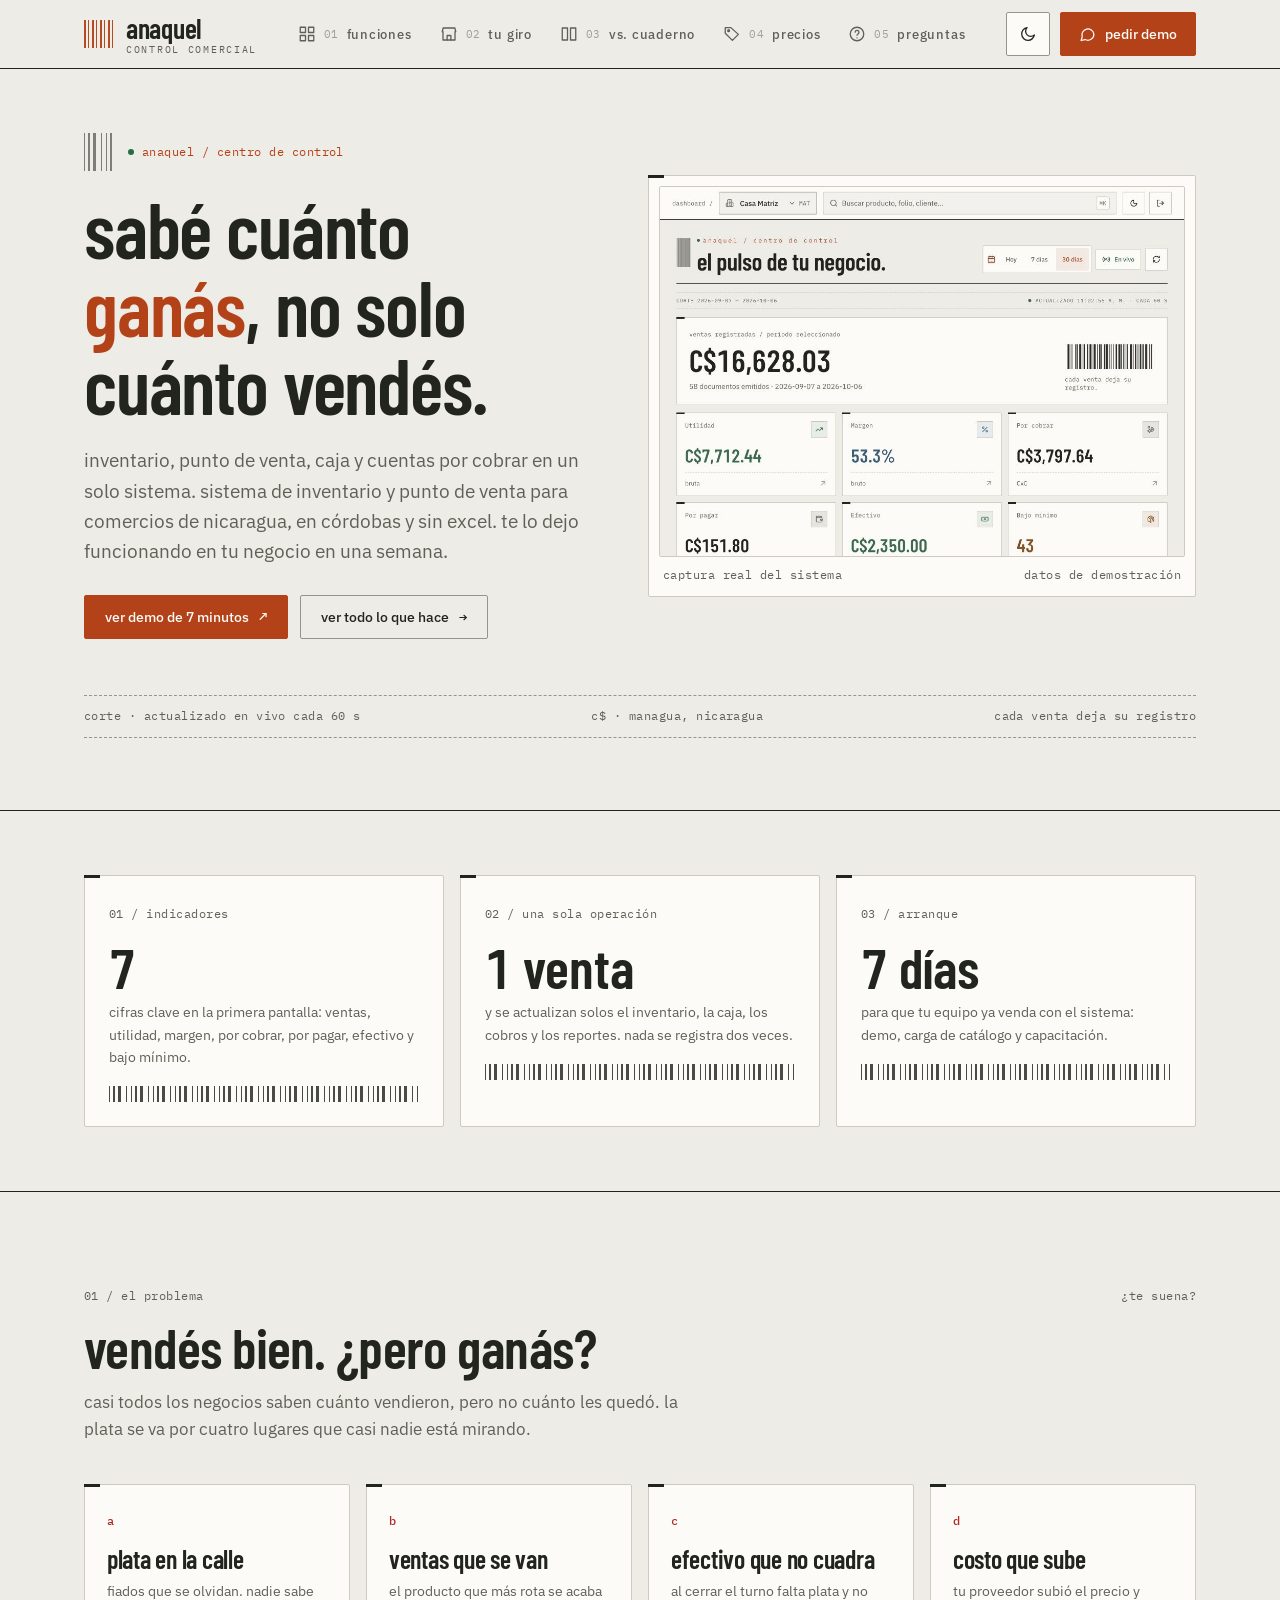
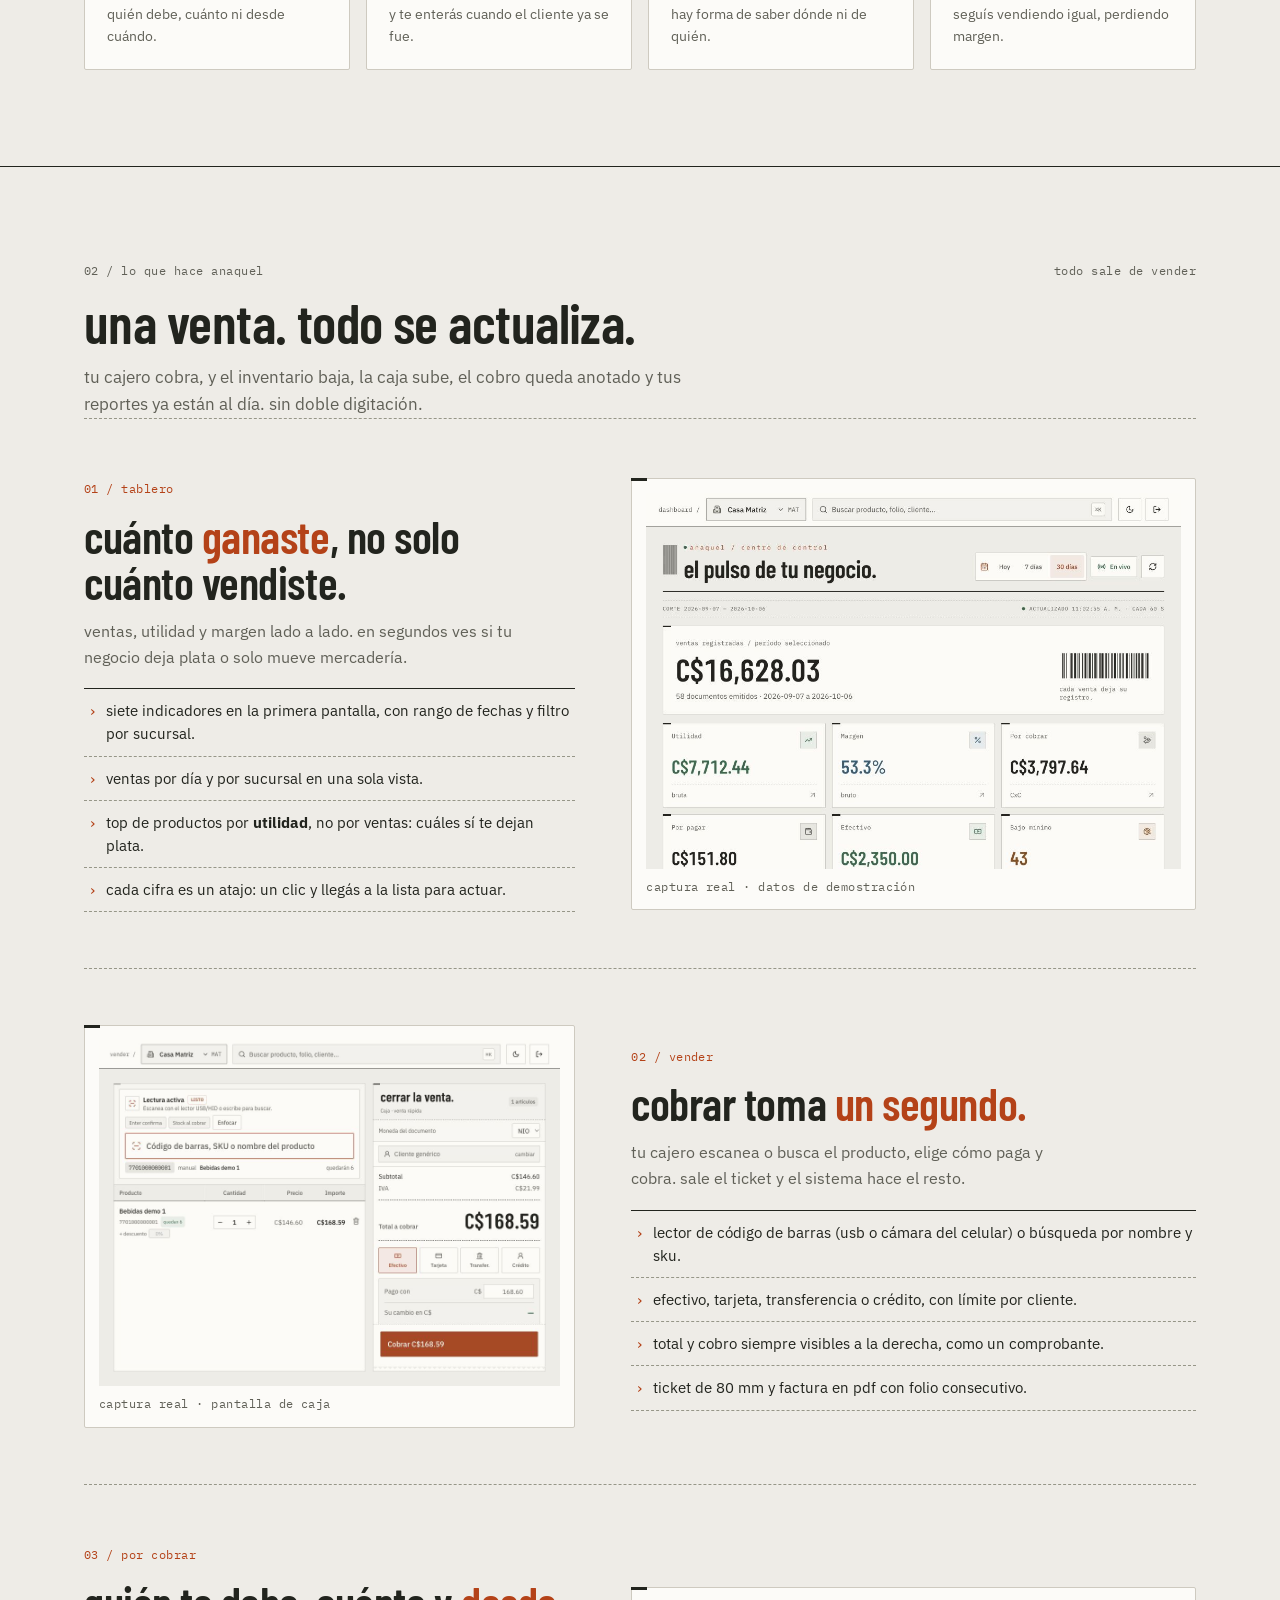
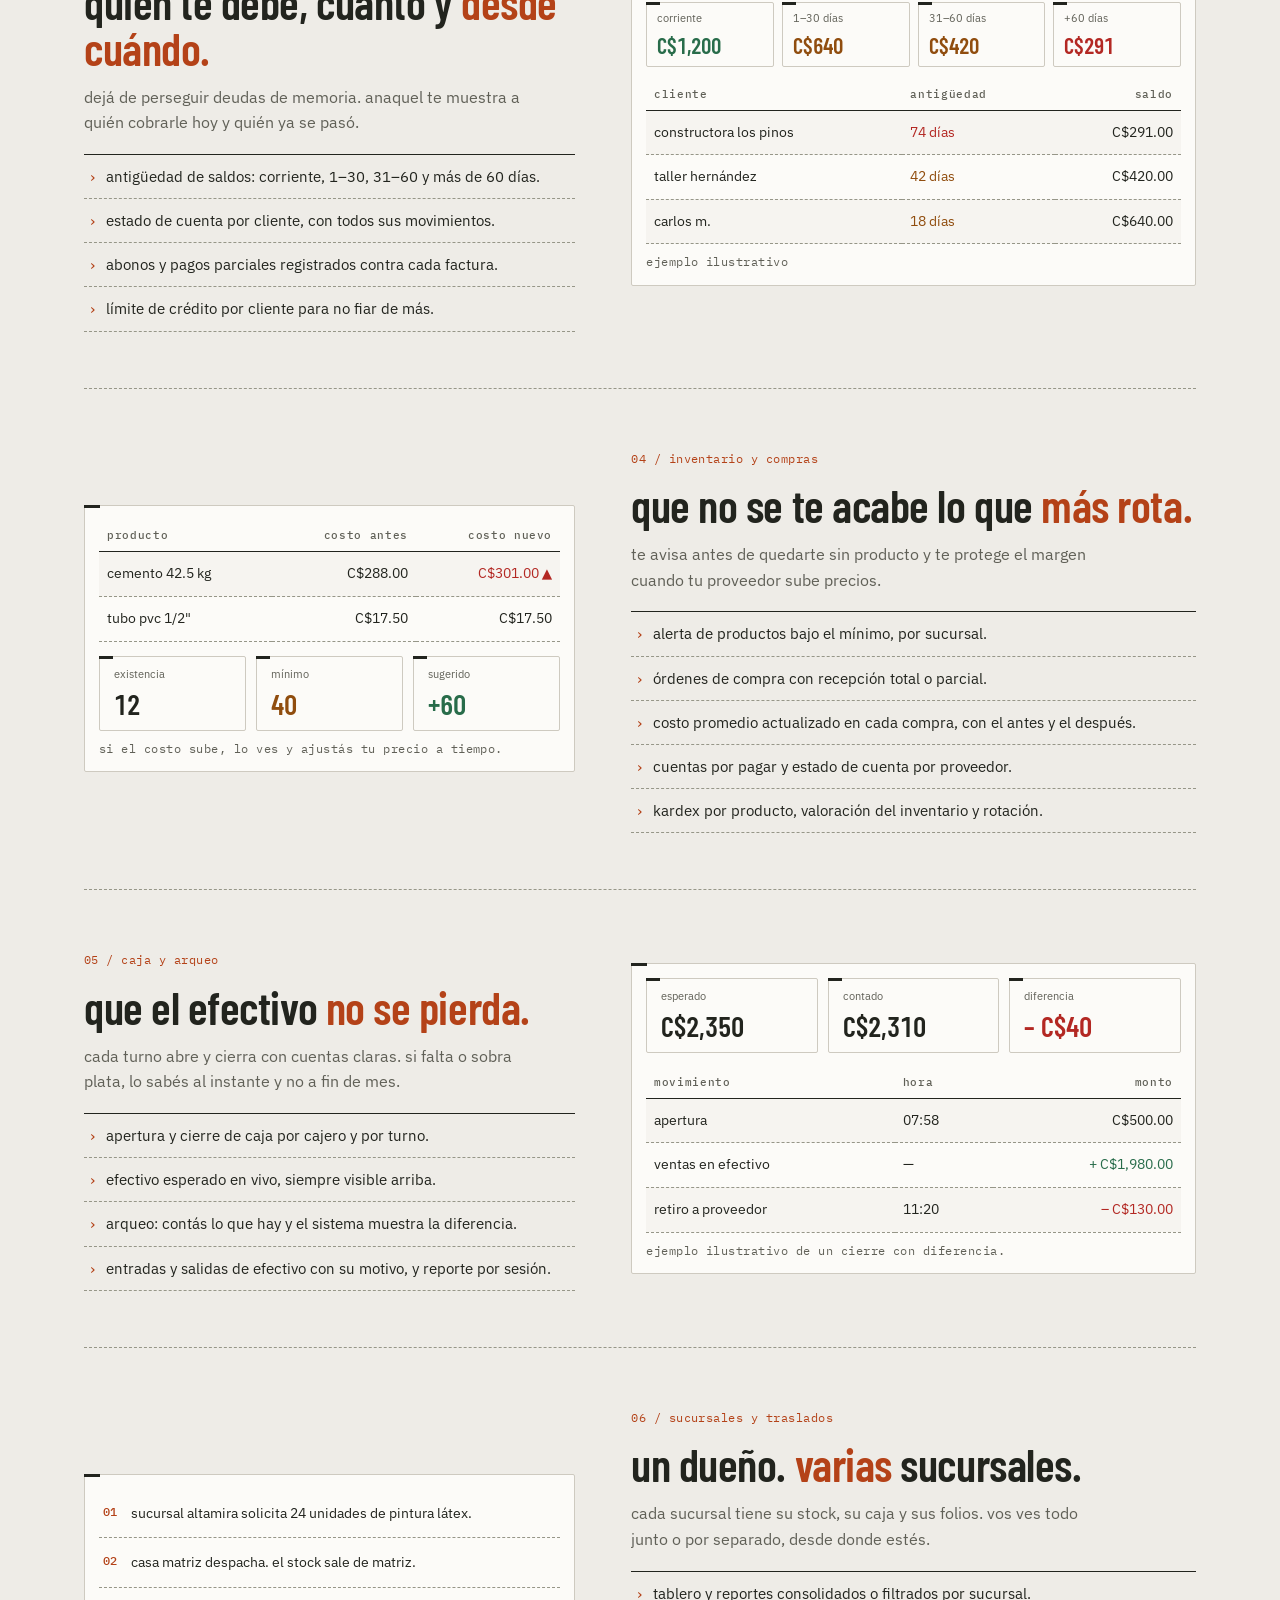
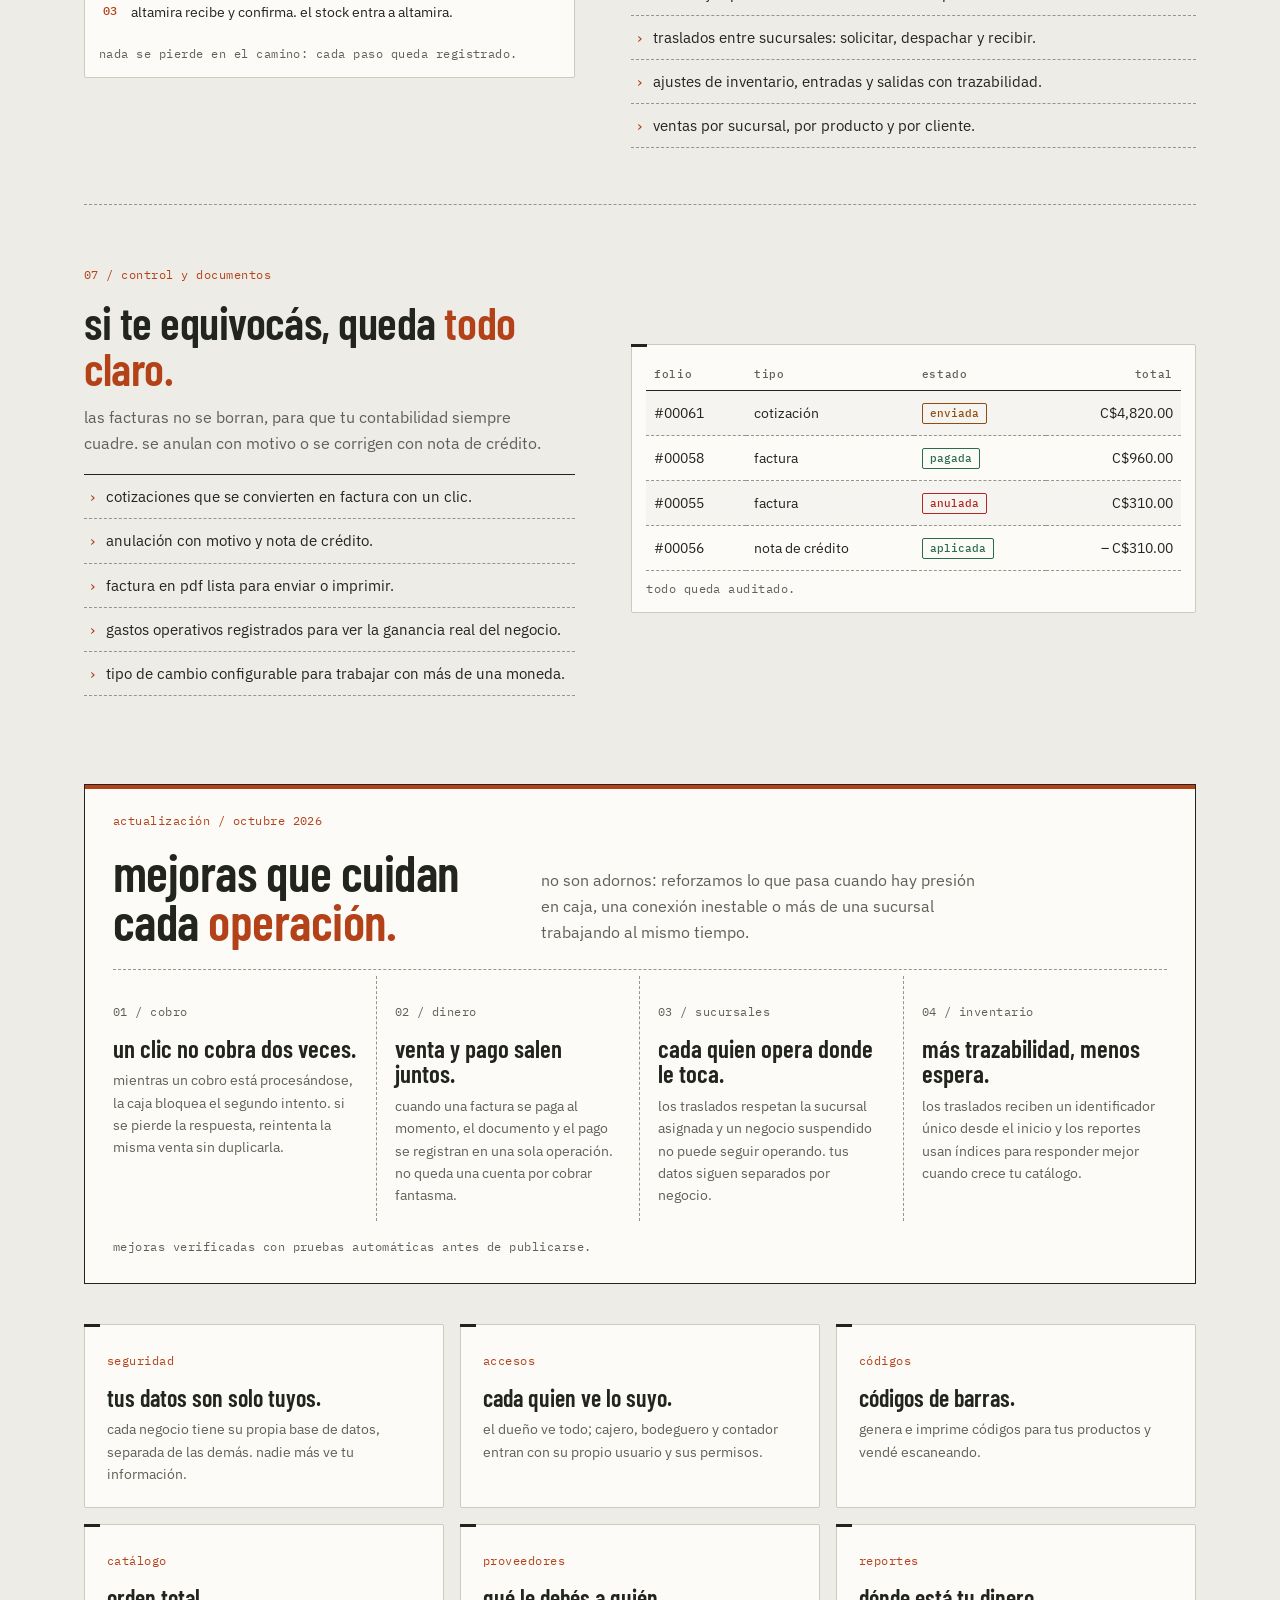
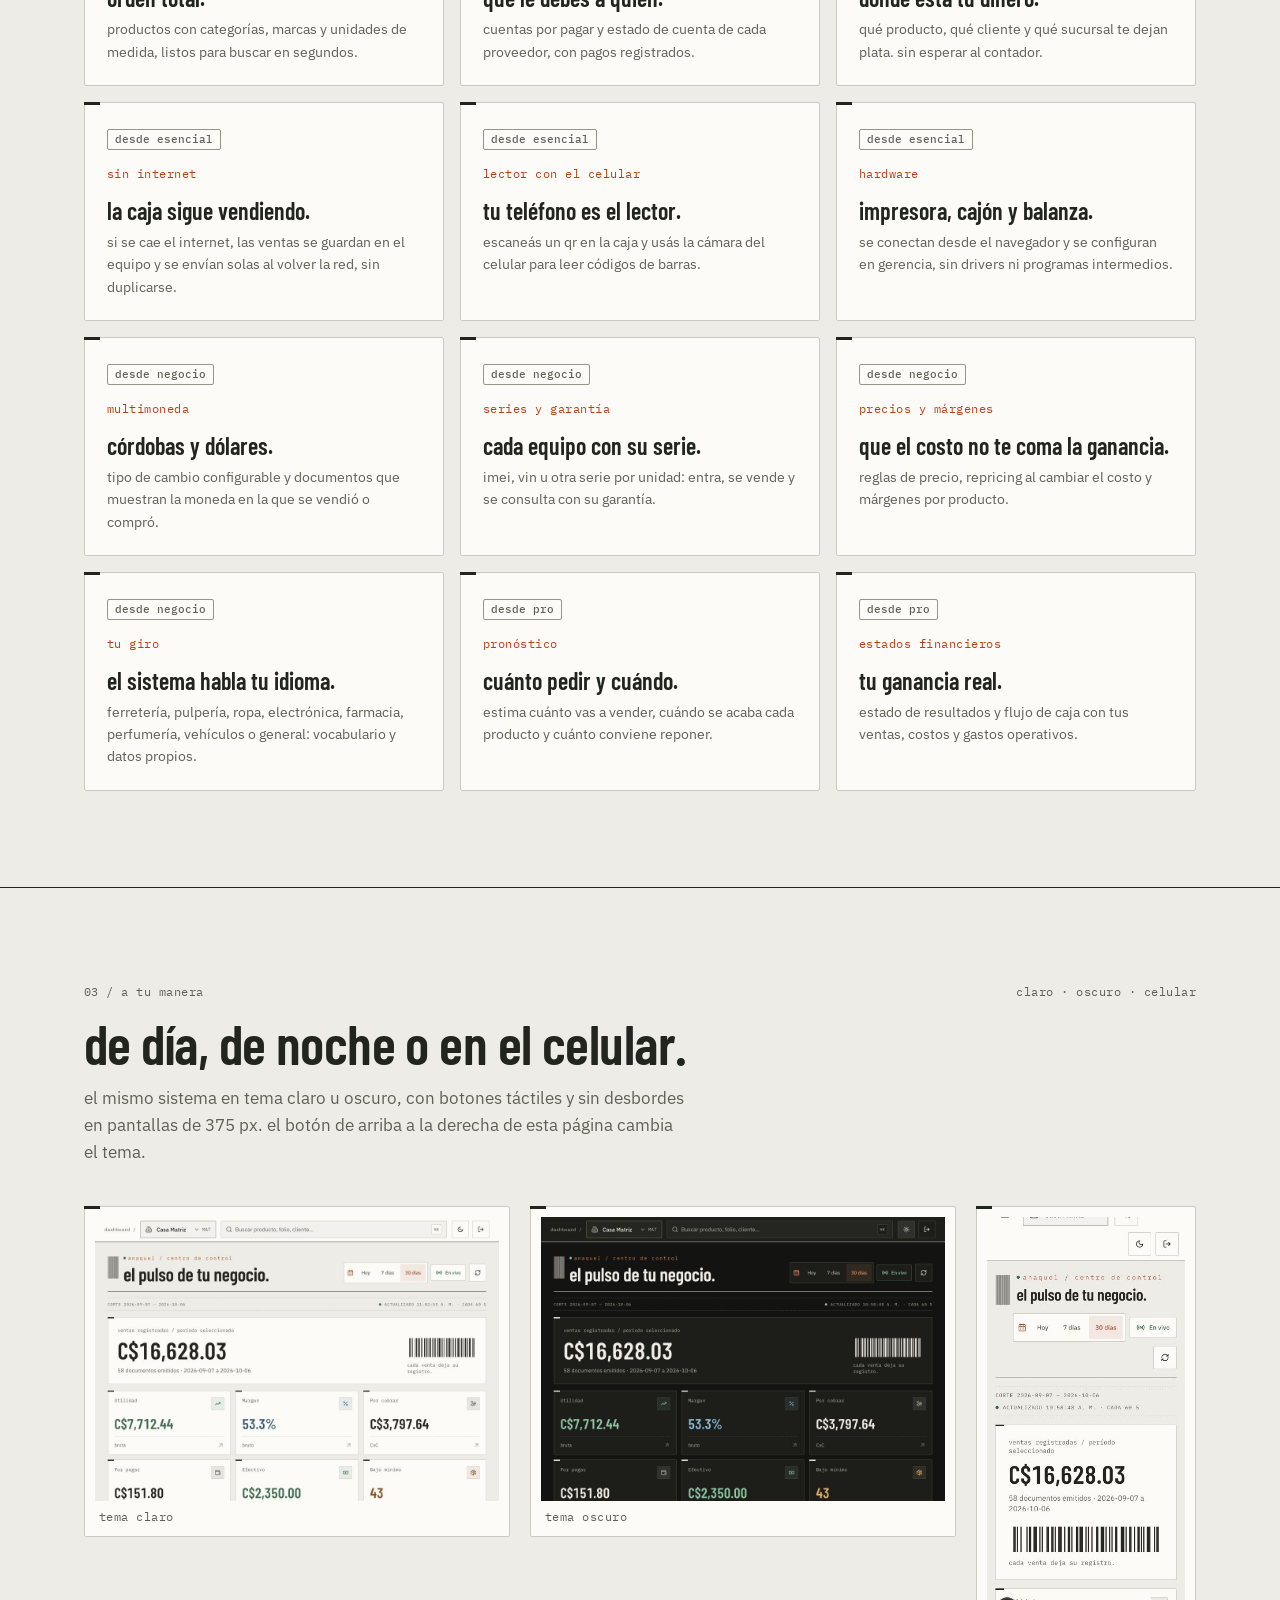
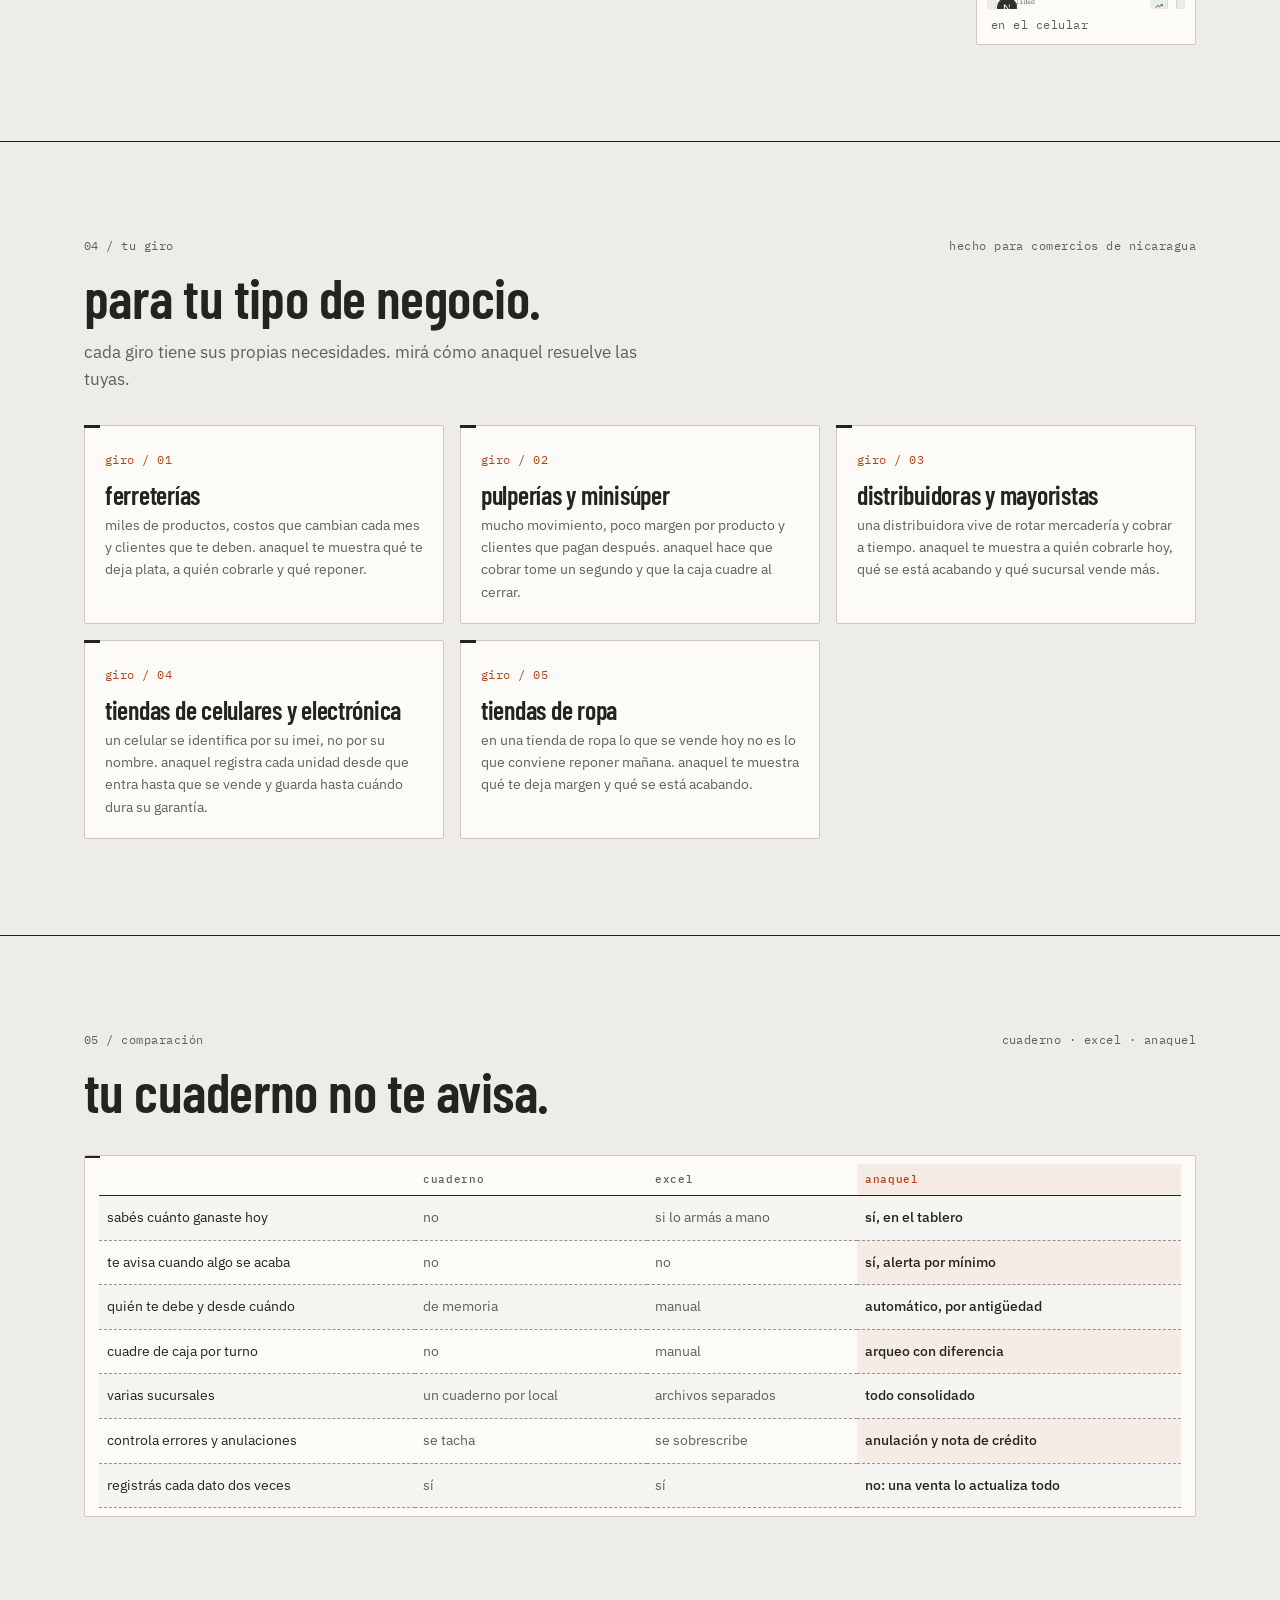
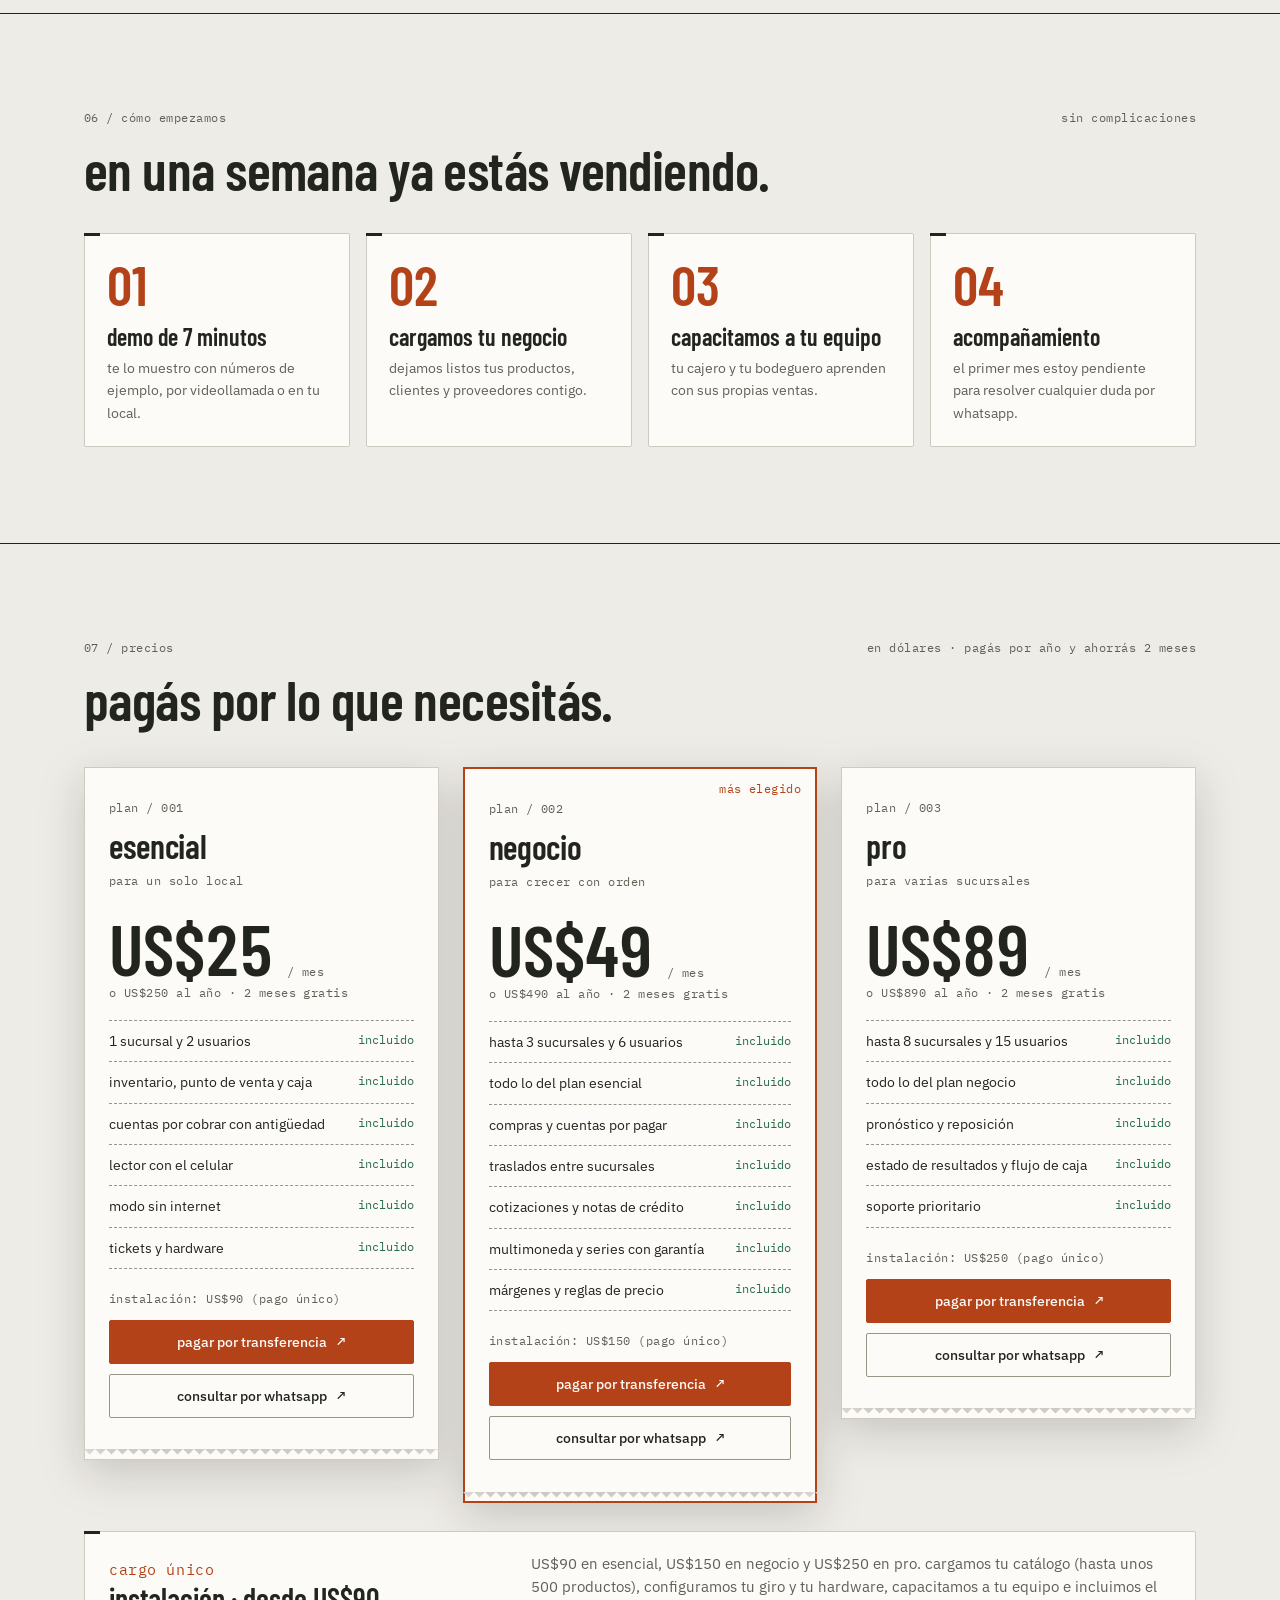
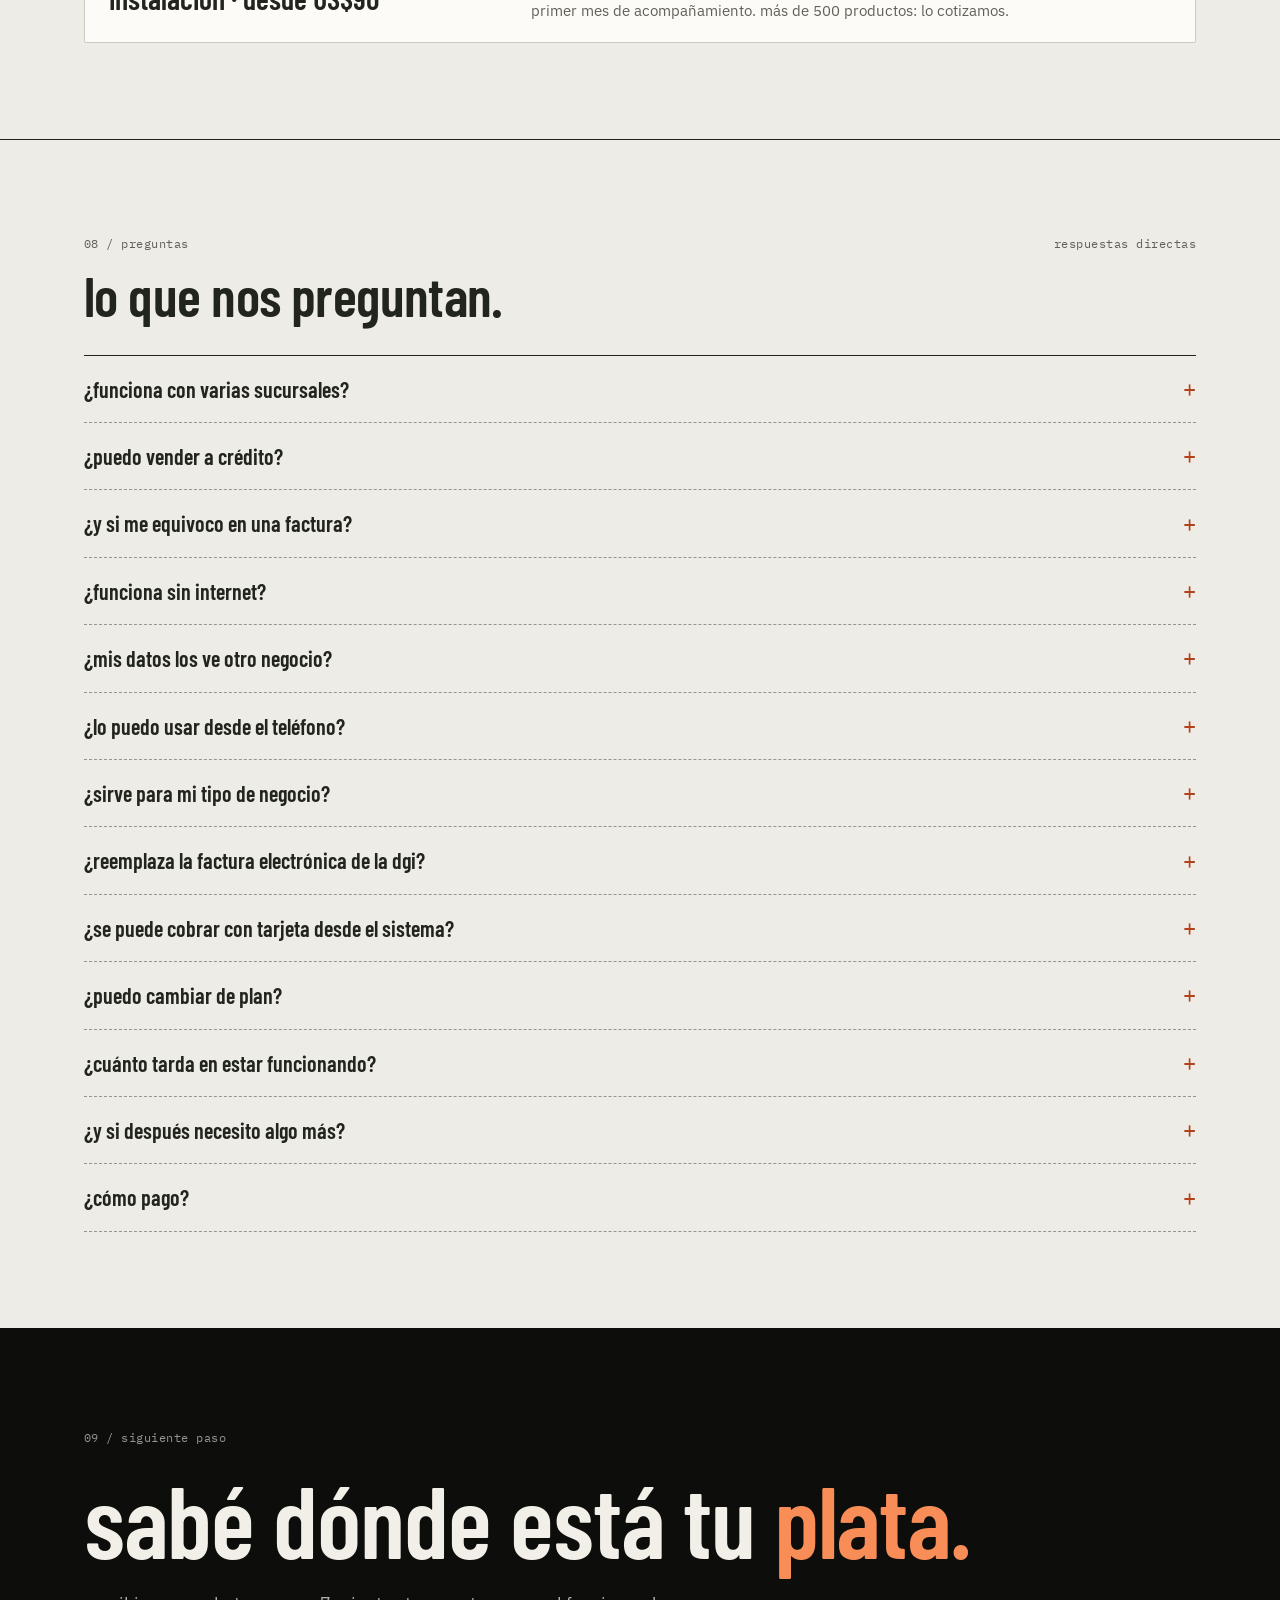
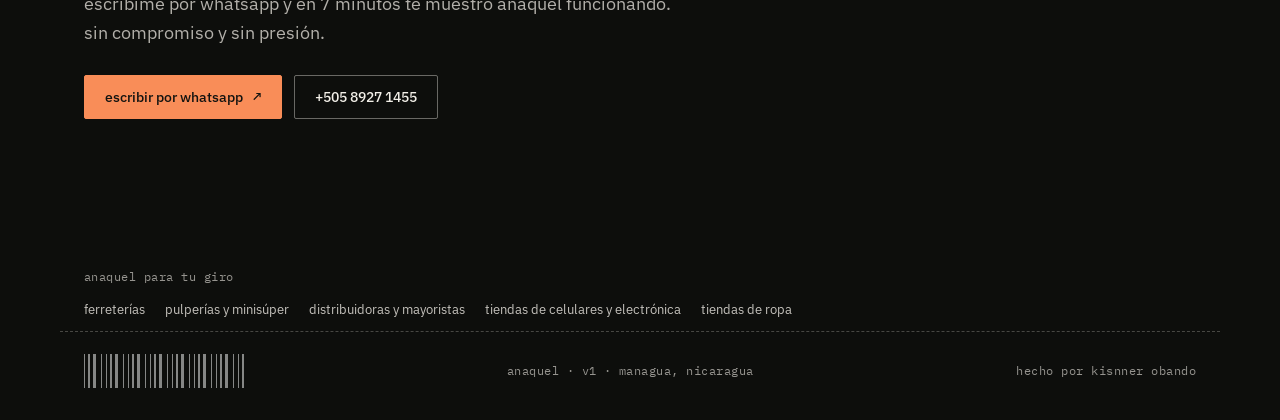
<file: index.html>
<!doctype html>
<html lang="es-NI">
<head>
<meta charset="utf-8">
<meta name="viewport" content="width=device-width,initial-scale=1">
<title>Anaquel | Inventario y punto de venta en Nicaragua</title>
<meta name="description" content="Inventario, punto de venta, caja y cuentas por cobrar en córdobas para negocios de Managua y Nicaragua. Funciona sin internet. Desde US$25 al mes.">
<link rel="canonical" href="https://kisnner26.github.io/anaquel-landing/">
<meta name="robots" content="index,follow,max-image-preview:large,max-snippet:-1">
<link rel="alternate" hreflang="es-NI" href="https://kisnner26.github.io/anaquel-landing/">
<link rel="alternate" hreflang="x-default" href="https://kisnner26.github.io/anaquel-landing/">
<meta name="author" content="Kisnner Obando">
<meta property="og:site_name" content="Anaquel">
<meta property="og:locale" content="es_NI">
<meta property="og:type" content="website">
<meta property="og:url" content="https://kisnner26.github.io/anaquel-landing/">
<meta property="og:title" content="Anaquel | Inventario y punto de venta en Nicaragua">
<meta property="og:description" content="Inventario, punto de venta, caja y cuentas por cobrar en córdobas para negocios de Managua y Nicaragua. Funciona sin internet. Desde US$25 al mes.">
<meta property="og:image" content="https://kisnner26.github.io/anaquel-landing/assets/og-image.jpg">
<meta property="og:image:width" content="1200">
<meta property="og:image:height" content="630">
<meta property="og:image:alt" content="Tablero de Anaquel con ventas, utilidad, margen y cuentas por cobrar">
<meta name="twitter:card" content="summary_large_image">
<meta name="twitter:title" content="Anaquel | Inventario y punto de venta en Nicaragua">
<meta name="twitter:description" content="Inventario, punto de venta, caja y cuentas por cobrar en córdobas para negocios de Managua y Nicaragua. Funciona sin internet. Desde US$25 al mes.">
<meta name="twitter:image" content="https://kisnner26.github.io/anaquel-landing/assets/og-image.jpg">
<meta name="theme-color" content="#ebe8e1" media="(prefers-color-scheme: light)">
<meta name="theme-color" content="#121311" media="(prefers-color-scheme: dark)">
<link rel="icon" type="image/svg+xml" href="assets/favicon.svg">
<link rel="preconnect" href="https://fonts.googleapis.com">
<link rel="preconnect" href="https://fonts.gstatic.com" crossorigin>
<link href="https://fonts.googleapis.com/css2?family=Barlow+Condensed:wght@500;600;700&family=IBM+Plex+Mono:wght@400;500&family=IBM+Plex+Sans:wght@400;500;600&display=swap" rel="stylesheet">
<link rel="stylesheet" href="assets/anaquel.css?v=edc1b4f9">
<script type="application/ld+json">{"@context":"https://schema.org","@type":"Organization","@id":"https://kisnner26.github.io/anaquel-landing/#org","name":"Anaquel","url":"https://kisnner26.github.io/anaquel-landing/","logo":"https://kisnner26.github.io/anaquel-landing/assets/favicon.svg","founder":{"@type":"Person","name":"Kisnner Obando"},"areaServed":[{"@type":"City","name":"Managua"},{"@type":"Country","name":"Nicaragua"}],"contactPoint":{"@type":"ContactPoint","telephone":"+505-8927-1455","contactType":"sales","availableLanguage":"es"}}</script>
<script type="application/ld+json">{"@context":"https://schema.org","@type":"SoftwareApplication","@id":"https://kisnner26.github.io/anaquel-landing/#app","name":"Anaquel","alternateName":"Anaquel control comercial","applicationCategory":"BusinessApplication","operatingSystem":"Web, Android, iOS (aplicación web instalable)","inLanguage":"es-NI","url":"https://kisnner26.github.io/anaquel-landing/","description":"Sistema de inventario, punto de venta, caja, compras, cuentas por cobrar y reportes en córdobas para comercios de Nicaragua.","image":"https://kisnner26.github.io/anaquel-landing/assets/og-image.jpg","publisher":{"@id":"https://kisnner26.github.io/anaquel-landing/#org"},"featureList":["Inventario multi-sucursal","Punto de venta con lector de códigos","Caja con arqueo","Cuentas por cobrar con antigüedad de saldos","Modo sin internet","Series y garantía por unidad","Pronóstico y reposición","Multimoneda","Estados financieros"],"offers":{"@type":"AggregateOffer","lowPrice":"25","highPrice":"89","priceCurrency":"USD","offerCount":3,"offers":[{"@type":"Offer","name":"Plan esencial","price":"25","priceCurrency":"USD","priceSpecification":{"@type":"UnitPriceSpecification","price":"25","priceCurrency":"USD","billingDuration":"P1M","unitCode":"MON"},"url":"https://kisnner26.github.io/anaquel-landing/#precios","availability":"https://schema.org/InStock"},{"@type":"Offer","name":"Plan negocio","price":"49","priceCurrency":"USD","priceSpecification":{"@type":"UnitPriceSpecification","price":"49","priceCurrency":"USD","billingDuration":"P1M","unitCode":"MON"},"url":"https://kisnner26.github.io/anaquel-landing/#precios","availability":"https://schema.org/InStock"},{"@type":"Offer","name":"Plan pro","price":"89","priceCurrency":"USD","priceSpecification":{"@type":"UnitPriceSpecification","price":"89","priceCurrency":"USD","billingDuration":"P1M","unitCode":"MON"},"url":"https://kisnner26.github.io/anaquel-landing/#precios","availability":"https://schema.org/InStock"}]}}</script>
<script type="application/ld+json">{"@context":"https://schema.org","@type":"FAQPage","mainEntity":[{"@type":"Question","name":"¿funciona con varias sucursales?","acceptedAnswer":{"@type":"Answer","text":"Sí. Cada sucursal maneja su propio stock, su caja y sus folios. Vos ves todo consolidado o filtrado por sucursal, y podés mover mercadería entre locales con traslados."}},{"@type":"Question","name":"¿puedo vender a crédito?","acceptedAnswer":{"@type":"Answer","text":"Sí. Podés fijar un límite de crédito por cliente y llevar el control de lo que te deben, con antigüedad de saldos y estado de cuenta."}},{"@type":"Question","name":"¿y si me equivoco en una factura?","acceptedAnswer":{"@type":"Answer","text":"Las facturas no se borran, para que tu contabilidad cuadre. Se anulan indicando el motivo o se corrigen con una nota de crédito. Todo queda registrado."}},{"@type":"Question","name":"¿funciona sin internet?","acceptedAnswer":{"@type":"Answer","text":"Sí. Si se cae el internet, la caja sigue vendiendo: las ventas se guardan en ese equipo y se envían solas, sin duplicarse, cuando vuelve la red. Ojo: las ventas pendientes viven en el navegador de esa caja; si cambiás de equipo antes de que se sincronicen, no se transfieren."}},{"@type":"Question","name":"¿mis datos los ve otro negocio?","acceptedAnswer":{"@type":"Answer","text":"No. Cada negocio tiene su propia base de datos, separada de las demás."}},{"@type":"Question","name":"¿lo puedo usar desde el teléfono?","acceptedAnswer":{"@type":"Answer","text":"Sí. Es una aplicación web instalable: el punto de venta y la consulta de stock funcionan desde el teléfono, y en computadora rinde más para la gerencia. Además podés usar la cámara del celular como lector de códigos de barras."}},{"@type":"Question","name":"¿sirve para mi tipo de negocio?","acceptedAnswer":{"@type":"Answer","text":"Cada negocio elige su giro y el sistema ajusta el vocabulario y los datos que pide: talla y color en ropa, VIN y año en vehículos, serie y garantía en electrónica, caducidad en pulpería y principio activo en farmacia. También hay perfil de ferretería, perfumería y uno general."}},{"@type":"Question","name":"¿reemplaza la factura electrónica de la dgi?","acceptedAnswer":{"@type":"Answer","text":"No por ahora. Anaquel factura y controla todo tu negocio internamente, pero la integración con facturación fiscal electrónica es un paso posterior que se evalúa según tu régimen. Te lo decimos claro desde el inicio."}},{"@type":"Question","name":"¿se puede cobrar con tarjeta desde el sistema?","acceptedAnswer":{"@type":"Answer","text":"Todavía no con un banco real. El sistema registra el cobro con tarjeta como forma de pago, pero no está conectado a un procesador de pagos. Hoy se usa tu datáfono de siempre y se registra la venta."}},{"@type":"Question","name":"¿puedo cambiar de plan?","acceptedAnswer":{"@type":"Answer","text":"Sí. Podés subir de plan cuando tu negocio lo necesite, por ejemplo al abrir una segunda sucursal."}},{"@type":"Question","name":"¿cuánto tarda en estar funcionando?","acceptedAnswer":{"@type":"Answer","text":"Alrededor de una semana: demo, carga de tu catálogo, capacitación del equipo y arranque."}},{"@type":"Question","name":"¿y si después necesito algo más?","acceptedAnswer":{"@type":"Answer","text":"El sistema lo desarrollo yo mismo en Managua, así que me podés pedir mejoras y las conversamos directo, sin call centers."}},{"@type":"Question","name":"¿cómo pago?","acceptedAnswer":{"@type":"Answer","text":"Por transferencia bancaria o efectivo, con recibo. Podés pagar mes a mes o por año adelantado y ahorrar dos meses."}}]}</script>
<script type="application/ld+json">{"@context":"https://schema.org","@type":"WebSite","name":"Anaquel","url":"https://kisnner26.github.io/anaquel-landing/","inLanguage":"es-NI","publisher":{"@id":"https://kisnner26.github.io/anaquel-landing/#org"}}</script>
</head>
<body>
<a class="skip" href="#top">saltar al contenido</a>
<header class="top" data-nav>
  <div class="w bar">
    <a class="brand" href="./" aria-label="anaquel, inicio">
      <span class="barcode" aria-hidden="true"></span>
      <span><b>anaquel</b><small>control comercial</small></span>
    </a>
    <nav class="menu" aria-label="Secciones"><a href="#funciones" data-sec="funciones"><svg class="ic" width="18" height="18" viewBox="0 0 24 24" fill="none" stroke="currentColor" stroke-width="1.75" stroke-linecap="round" stroke-linejoin="round" aria-hidden="true" focusable="false"><rect x="3" y="3" width="7" height="7"/><rect x="14" y="3" width="7" height="7"/><rect x="3" y="14" width="7" height="7"/><rect x="14" y="14" width="7" height="7"/></svg><span class="n">01</span><span class="t">funciones</span></a><a href="#giros" data-sec="giros"><svg class="ic" width="18" height="18" viewBox="0 0 24 24" fill="none" stroke="currentColor" stroke-width="1.75" stroke-linecap="round" stroke-linejoin="round" aria-hidden="true" focusable="false"><path d="M3 9l1.2-5h15.6L21 9"/><path d="M4 9v11h16V9"/><path d="M9.5 20v-6h5v6"/></svg><span class="n">02</span><span class="t">tu giro</span></a><a href="#comparar" data-sec="comparar"><svg class="ic" width="18" height="18" viewBox="0 0 24 24" fill="none" stroke="currentColor" stroke-width="1.75" stroke-linecap="round" stroke-linejoin="round" aria-hidden="true" focusable="false"><rect x="3" y="4" width="7" height="16"/><rect x="14" y="4" width="7" height="16"/></svg><span class="n">03</span><span class="t">vs. cuaderno</span></a><a href="#precios" data-sec="precios"><svg class="ic" width="18" height="18" viewBox="0 0 24 24" fill="none" stroke="currentColor" stroke-width="1.75" stroke-linecap="round" stroke-linejoin="round" aria-hidden="true" focusable="false"><path d="M20.5 12.5l-8 8-9.5-9.5V3.5h7.5z"/><circle cx="7.5" cy="7.5" r="1.2"/></svg><span class="n">04</span><span class="t">precios</span></a><a href="#faq" data-sec="faq"><svg class="ic" width="18" height="18" viewBox="0 0 24 24" fill="none" stroke="currentColor" stroke-width="1.75" stroke-linecap="round" stroke-linejoin="round" aria-hidden="true" focusable="false"><circle cx="12" cy="12" r="9"/><path d="M9.6 9.4a2.5 2.5 0 015 .6c0 1.8-2.6 2-2.6 3.6"/><path d="M12 17.2h.01"/></svg><span class="n">05</span><span class="t">preguntas</span></a></nav>
    <div class="actions">
      <button class="theme" type="button" data-theme-toggle aria-pressed="false" aria-label="Cambiar entre tema claro y oscuro" title="Cambiar tema"><svg class="i-moon" width="18" height="18" viewBox="0 0 24 24" fill="none" stroke="currentColor" stroke-width="1.75" stroke-linecap="round" stroke-linejoin="round" aria-hidden="true" focusable="false"><path d="M20.5 13.2A8.5 8.5 0 1110.8 3.5a6.8 6.8 0 009.7 9.7z"/></svg><svg class="i-sun" width="18" height="18" viewBox="0 0 24 24" fill="none" stroke="currentColor" stroke-width="1.75" stroke-linecap="round" stroke-linejoin="round" aria-hidden="true" focusable="false"><circle cx="12" cy="12" r="4"/><path d="M12 2.5v2M12 19.5v2M4.6 4.6l1.4 1.4M18 18l1.4 1.4M2.5 12h2M19.5 12h2M4.6 19.4L6 18M18 6l1.4-1.4"/></svg></button>
      <a class="btn cta" href="https://wa.me/50589271455?text=Hola%2C%20quiero%20ver%20la%20demo%20de%20Anaquel" target="_blank" rel="noopener"><svg class="ic" width="17" height="17" viewBox="0 0 24 24" fill="none" stroke="currentColor" stroke-width="1.75" stroke-linecap="round" stroke-linejoin="round" aria-hidden="true" focusable="false"><path d="M21 11.5a8.5 8.5 0 01-12.4 7.6L3 20.5l1.5-5.2A8.5 8.5 0 1121 11.5z"/></svg><span>pedir demo</span></a>
      <button class="burger" type="button" aria-expanded="false" aria-controls="mobile-menu" aria-label="Abrir menú" data-burger><svg class="i-open" width="22" height="22" viewBox="0 0 24 24" fill="none" stroke="currentColor" stroke-width="1.75" stroke-linecap="round" stroke-linejoin="round" aria-hidden="true" focusable="false"><path d="M4 7h16M4 12h16M4 17h16"/></svg><svg class="i-close" width="22" height="22" viewBox="0 0 24 24" fill="none" stroke="currentColor" stroke-width="1.75" stroke-linecap="round" stroke-linejoin="round" aria-hidden="true" focusable="false"><path d="M6 6l12 12M18 6L6 18"/></svg></button>
    </div>
  </div>
  <div class="drawer" id="mobile-menu" hidden>
    <div class="w">
      <span class="code">navegación</span>
      <nav aria-label="Secciones (móvil)"><a href="#funciones" data-sec="funciones"><svg class="ic" width="22" height="22" viewBox="0 0 24 24" fill="none" stroke="currentColor" stroke-width="1.75" stroke-linecap="round" stroke-linejoin="round" aria-hidden="true" focusable="false"><rect x="3" y="3" width="7" height="7"/><rect x="14" y="3" width="7" height="7"/><rect x="3" y="14" width="7" height="7"/><rect x="14" y="14" width="7" height="7"/></svg><span class="t">funciones</span><span class="n">01</span></a><a href="#giros" data-sec="giros"><svg class="ic" width="22" height="22" viewBox="0 0 24 24" fill="none" stroke="currentColor" stroke-width="1.75" stroke-linecap="round" stroke-linejoin="round" aria-hidden="true" focusable="false"><path d="M3 9l1.2-5h15.6L21 9"/><path d="M4 9v11h16V9"/><path d="M9.5 20v-6h5v6"/></svg><span class="t">tu giro</span><span class="n">02</span></a><a href="#comparar" data-sec="comparar"><svg class="ic" width="22" height="22" viewBox="0 0 24 24" fill="none" stroke="currentColor" stroke-width="1.75" stroke-linecap="round" stroke-linejoin="round" aria-hidden="true" focusable="false"><rect x="3" y="4" width="7" height="16"/><rect x="14" y="4" width="7" height="16"/></svg><span class="t">vs. cuaderno</span><span class="n">03</span></a><a href="#precios" data-sec="precios"><svg class="ic" width="22" height="22" viewBox="0 0 24 24" fill="none" stroke="currentColor" stroke-width="1.75" stroke-linecap="round" stroke-linejoin="round" aria-hidden="true" focusable="false"><path d="M20.5 12.5l-8 8-9.5-9.5V3.5h7.5z"/><circle cx="7.5" cy="7.5" r="1.2"/></svg><span class="t">precios</span><span class="n">04</span></a><a href="#faq" data-sec="faq"><svg class="ic" width="22" height="22" viewBox="0 0 24 24" fill="none" stroke="currentColor" stroke-width="1.75" stroke-linecap="round" stroke-linejoin="round" aria-hidden="true" focusable="false"><circle cx="12" cy="12" r="9"/><path d="M9.6 9.4a2.5 2.5 0 015 .6c0 1.8-2.6 2-2.6 3.6"/><path d="M12 17.2h.01"/></svg><span class="t">preguntas</span><span class="n">05</span></a></nav>
      <a class="btn cta big" href="https://wa.me/50589271455?text=Hola%2C%20quiero%20ver%20la%20demo%20de%20Anaquel" target="_blank" rel="noopener"><svg class="ic" width="20" height="20" viewBox="0 0 24 24" fill="none" stroke="currentColor" stroke-width="1.75" stroke-linecap="round" stroke-linejoin="round" aria-hidden="true" focusable="false"><path d="M21 11.5a8.5 8.5 0 01-12.4 7.6L3 20.5l1.5-5.2A8.5 8.5 0 1121 11.5z"/></svg><span>pedir demo por whatsapp</span><svg class="arr" width="18" height="18" viewBox="0 0 24 24" fill="none" stroke="currentColor" stroke-width="1.75" stroke-linecap="round" stroke-linejoin="round" aria-hidden="true" focusable="false"><path d="M7 17L17 7M8 7h9v9"/></svg></a>
      <p class="code">+505 8927 1455 · managua, nicaragua</p>
    </div>
  </div>
</header>

<main id="top">

<!-- ===== HERO ===== -->
<section class="hero">
  <div class="w">
    <div class="hero-grid">
      <div>
        <div class="hero-head">
          <span class="barcode" aria-hidden="true"></span>
          <span class="code accent"><i></i>anaquel / centro de control</span>
        </div>
        <h1>sabé cuánto <em>ganás</em>, no solo cuánto vendés.</h1>
        <p class="slead">inventario, punto de venta, caja y cuentas por cobrar en un solo sistema. sistema de inventario y punto de venta para comercios de nicaragua, en córdobas y sin excel. te lo dejo funcionando en tu negocio en una semana.</p>
        <div class="cta">
          <a class="btn" href="https://wa.me/50589271455?text=Hola%2C%20quiero%20ver%20la%20demo%20de%20Anaquel" target="_blank" rel="noopener">ver demo de 7 minutos <span class="arr" aria-hidden="true">↗</span></a>
          <a class="btn outline" href="#funciones">ver todo lo que hace <span class="arr" aria-hidden="true">→</span></a>
        </div>
      </div>
      <figure class="panel shot">
        <img src="assets/dashboard.png" width="1024" height="720" fetchpriority="high" alt="Tablero de Anaquel: ventas registradas, utilidad, margen, por cobrar, por pagar, efectivo y bajo mínimo.">
        <figcaption><span class="code">captura real del sistema</span><span class="code">datos de demostración</span></figcaption>
      </figure>
    </div>
    <div class="cutline"><span class="code">corte · actualizado en vivo cada 60 s</span><span class="code">c$ · managua, nicaragua</span><span class="code">cada venta deja su registro</span></div>
  </div>
</section>

<!-- ===== CIFRAS ===== -->
<section style="padding:64px 0">
  <div class="w">
    <div class="stats">
      <div class="panel stat"><span class="code">01 / indicadores</span><div class="v">7</div><p class="d">cifras clave en la primera pantalla: ventas, utilidad, margen, por cobrar, por pagar, efectivo y bajo mínimo.</p><div class="barcode" aria-hidden="true"></div></div>
      <div class="panel stat"><span class="code">02 / una sola operación</span><div class="v">1 venta</div><p class="d">y se actualizan solos el inventario, la caja, los cobros y los reportes. nada se registra dos veces.</p><div class="barcode" aria-hidden="true"></div></div>
      <div class="panel stat"><span class="code">03 / arranque</span><div class="v">7 días</div><p class="d">para que tu equipo ya venda con el sistema: demo, carga de catálogo y capacitación.</p><div class="barcode" aria-hidden="true"></div></div>
    </div>
  </div>
</section>

<!-- ===== PROBLEMA ===== -->
<section>
  <div class="w">
    <div class="sec-head"><span class="code">01 / el problema</span><span class="code">¿te suena?</span></div>
    <h2 class="stitle">vendés bien. ¿pero ganás?</h2>
    <p class="slead">casi todos los negocios saben cuánto vendieron, pero no cuánto les quedó. la plata se va por cuatro lugares que casi nadie está mirando.</p>
    <div class="pain">
      <div class="panel"><span class="n">a</span><h3>plata en la calle</h3><p>fiados que se olvidan. nadie sabe quién debe, cuánto ni desde cuándo.</p></div>
      <div class="panel"><span class="n">b</span><h3>ventas que se van</h3><p>el producto que más rota se acaba y te enterás cuando el cliente ya se fue.</p></div>
      <div class="panel"><span class="n">c</span><h3>efectivo que no cuadra</h3><p>al cerrar el turno falta plata y no hay forma de saber dónde ni de quién.</p></div>
      <div class="panel"><span class="n">d</span><h3>costo que sube</h3><p>tu proveedor subió el precio y seguís vendiendo igual, perdiendo margen.</p></div>
    </div>
  </div>
</section>

<!-- ===== FUNCIONES ===== -->
<section id="funciones">
  <div class="w">
    <div class="sec-head"><span class="code">02 / lo que hace anaquel</span><span class="code">todo sale de vender</span></div>
    <h2 class="stitle">una venta. todo se actualiza.</h2>
    <p class="slead">tu cajero cobra, y el inventario baja, la caja sube, el cobro queda anotado y tus reportes ya están al día. sin doble digitación.</p>

    <!-- 01 dashboard -->
    <div class="feat">
      <div class="txt">
        <span class="code accent">01 / tablero</span>
        <h3>cuánto <em>ganaste</em>, no solo cuánto vendiste.</h3>
        <p class="lead">ventas, utilidad y margen lado a lado. en segundos ves si tu negocio deja plata o solo mueve mercadería.</p>
        <ul>
          <li>siete indicadores en la primera pantalla, con rango de fechas y filtro por sucursal.</li>
          <li>ventas por día y por sucursal en una sola vista.</li>
          <li>top de productos por <b>utilidad</b>, no por ventas: cuáles sí te dejan plata.</li>
          <li>cada cifra es un atajo: un clic y llegás a la lista para actuar.</li>
        </ul>
      </div>
      <figure class="panel vis"><img src="assets/dashboard.png" width="1024" height="720" loading="lazy" alt="Tablero de Anaquel con las cifras del negocio"><figcaption class="code cap">captura real · datos de demostración</figcaption></figure>
    </div>

    <!-- 02 vender -->
    <div class="feat rev">
      <div class="txt">
        <span class="code accent">02 / vender</span>
        <h3>cobrar toma <em>un segundo.</em></h3>
        <p class="lead">tu cajero escanea o busca el producto, elige cómo paga y cobra. sale el ticket y el sistema hace el resto.</p>
        <ul>
          <li>lector de código de barras (usb o cámara del celular) o búsqueda por nombre y sku.</li>
          <li>efectivo, tarjeta, transferencia o crédito, con límite por cliente.</li>
          <li>total y cobro siempre visibles a la derecha, como un comprobante.</li>
          <li>ticket de 80 mm y factura en pdf con folio consecutivo.</li>
        </ul>
      </div>
      <figure class="panel vis"><img src="assets/vender.png" width="1024" height="768" loading="lazy" alt="Pantalla de venta de Anaquel: captura de producto a la izquierda y total a cobrar a la derecha"><figcaption class="code cap">captura real · pantalla de caja</figcaption></figure>
    </div>

    <!-- 03 CxC -->
    <div class="feat">
      <div class="txt">
        <span class="code accent">03 / por cobrar</span>
        <h3>quién te debe, cuánto y <em>desde cuándo.</em></h3>
        <p class="lead">dejá de perseguir deudas de memoria. anaquel te muestra a quién cobrarle hoy y quién ya se pasó.</p>
        <ul>
          <li>antigüedad de saldos: corriente, 1–30, 31–60 y más de 60 días.</li>
          <li>estado de cuenta por cliente, con todos sus movimientos.</li>
          <li>abonos y pagos parciales registrados contra cada factura.</li>
          <li>límite de crédito por cliente para no fiar de más.</li>
        </ul>
      </div>
      <div class="panel vis" aria-label="Ejemplo ilustrativo de cuentas por cobrar">
        <div class="aging">
          <div class="tile"><div class="k">corriente</div><div class="v pos">C$1,200</div></div>
          <div class="tile"><div class="k">1–30 días</div><div class="v warn">C$640</div></div>
          <div class="tile"><div class="k">31–60 días</div><div class="v warn">C$420</div></div>
          <div class="tile"><div class="k">+60 días</div><div class="v neg">C$291</div></div>
        </div>
        <table class="ledger">
          <tr><th>cliente</th><th>antigüedad</th><th class="r">saldo</th></tr>
          <tr><td>constructora los pinos</td><td class="neg">74 días</td><td class="r">C$291.00</td></tr>
          <tr><td>taller hernández</td><td class="warn">42 días</td><td class="r">C$420.00</td></tr>
          <tr><td>carlos m.</td><td class="warn">18 días</td><td class="r">C$640.00</td></tr>
        </table>
        <p class="code cap">ejemplo ilustrativo</p>
      </div>
    </div>

    <!-- 04 compras -->
    <div class="feat rev">
      <div class="txt">
        <span class="code accent">04 / inventario y compras</span>
        <h3>que no se te acabe lo que <em>más rota.</em></h3>
        <p class="lead">te avisa antes de quedarte sin producto y te protege el margen cuando tu proveedor sube precios.</p>
        <ul>
          <li>alerta de productos bajo el mínimo, por sucursal.</li>
          <li>órdenes de compra con recepción total o parcial.</li>
          <li>costo promedio actualizado en cada compra, con el antes y el después.</li>
          <li>cuentas por pagar y estado de cuenta por proveedor.</li>
          <li>kardex por producto, valoración del inventario y rotación.</li>
        </ul>
      </div>
      <div class="panel vis" aria-label="Ejemplo ilustrativo de recepción de compra">
        <table class="ledger">
          <tr><th>producto</th><th class="r">costo antes</th><th class="r">costo nuevo</th></tr>
          <tr><td>cemento 42.5 kg</td><td class="r">C$288.00</td><td class="r neg">C$301.00 ▲</td></tr>
          <tr><td>tubo pvc 1/2"</td><td class="r">C$17.50</td><td class="r">C$17.50</td></tr>
        </table>
        <div class="kpis" style="margin-top:14px">
          <div class="tile"><div class="k">existencia</div><div class="v">12</div></div>
          <div class="tile"><div class="k">mínimo</div><div class="v warn">40</div></div>
          <div class="tile"><div class="k">sugerido</div><div class="v pos">+60</div></div>
        </div>
        <p class="code cap">si el costo sube, lo ves y ajustás tu precio a tiempo.</p>
      </div>
    </div>

    <!-- 05 caja -->
    <div class="feat">
      <div class="txt">
        <span class="code accent">05 / caja y arqueo</span>
        <h3>que el efectivo <em>no se pierda.</em></h3>
        <p class="lead">cada turno abre y cierra con cuentas claras. si falta o sobra plata, lo sabés al instante y no a fin de mes.</p>
        <ul>
          <li>apertura y cierre de caja por cajero y por turno.</li>
          <li>efectivo esperado en vivo, siempre visible arriba.</li>
          <li>arqueo: contás lo que hay y el sistema muestra la diferencia.</li>
          <li>entradas y salidas de efectivo con su motivo, y reporte por sesión.</li>
        </ul>
      </div>
      <div class="panel vis" aria-label="Ejemplo ilustrativo de cierre de caja">
        <div class="cash3">
          <div class="tile"><div class="k">esperado</div><div class="v">C$2,350</div></div>
          <div class="tile"><div class="k">contado</div><div class="v">C$2,310</div></div>
          <div class="tile"><div class="k">diferencia</div><div class="v neg">– C$40</div></div>
        </div>
        <table class="ledger">
          <tr><th>movimiento</th><th>hora</th><th class="r">monto</th></tr>
          <tr><td>apertura</td><td>07:58</td><td class="r">C$500.00</td></tr>
          <tr><td>ventas en efectivo</td><td>—</td><td class="r pos">+ C$1,980.00</td></tr>
          <tr><td>retiro a proveedor</td><td>11:20</td><td class="r neg">– C$130.00</td></tr>
        </table>
        <p class="code cap">ejemplo ilustrativo de un cierre con diferencia.</p>
      </div>
    </div>

    <!-- 06 sucursales -->
    <div class="feat rev">
      <div class="txt">
        <span class="code accent">06 / sucursales y traslados</span>
        <h3>un dueño. <em>varias</em> sucursales.</h3>
        <p class="lead">cada sucursal tiene su stock, su caja y sus folios. vos ves todo junto o por separado, desde donde estés.</p>
        <ul>
          <li>tablero y reportes consolidados o filtrados por sucursal.</li>
          <li>traslados entre sucursales: solicitar, despachar y recibir.</li>
          <li>ajustes de inventario, entradas y salidas con trazabilidad.</li>
          <li>ventas por sucursal, por producto y por cliente.</li>
        </ul>
      </div>
      <div class="panel vis" aria-label="Ejemplo ilustrativo de un traslado entre sucursales">
        <div class="fl">
          <div class="st"><b>01</b><span>sucursal altamira solicita 24 unidades de pintura látex.</span></div>
          <div class="st"><b>02</b><span>casa matriz despacha. el stock sale de matriz.</span></div>
          <div class="st" style="border-bottom:0"><b>03</b><span>altamira recibe y confirma. el stock entra a altamira.</span></div>
        </div>
        <p class="code cap">nada se pierde en el camino: cada paso queda registrado.</p>
      </div>
    </div>

    <!-- 07 control -->
    <div class="feat">
      <div class="txt">
        <span class="code accent">07 / control y documentos</span>
        <h3>si te equivocás, queda <em>todo claro.</em></h3>
        <p class="lead">las facturas no se borran, para que tu contabilidad siempre cuadre. se anulan con motivo o se corrigen con nota de crédito.</p>
        <ul>
          <li>cotizaciones que se convierten en factura con un clic.</li>
          <li>anulación con motivo y nota de crédito.</li>
          <li>factura en pdf lista para enviar o imprimir.</li>
          <li>gastos operativos registrados para ver la ganancia real del negocio.</li>
          <li>tipo de cambio configurable para trabajar con más de una moneda.</li>
        </ul>
      </div>
      <div class="panel vis" aria-label="Ejemplo ilustrativo de documentos">
        <table class="ledger">
          <tr><th>folio</th><th>tipo</th><th>estado</th><th class="r">total</th></tr>
          <tr><td>#00061</td><td>cotización</td><td><span class="badge warn">enviada</span></td><td class="r">C$4,820.00</td></tr>
          <tr><td>#00058</td><td>factura</td><td><span class="badge pos">pagada</span></td><td class="r">C$960.00</td></tr>
          <tr><td>#00055</td><td>factura</td><td><span class="badge neg">anulada</span></td><td class="r">C$310.00</td></tr>
          <tr><td>#00056</td><td>nota de crédito</td><td><span class="badge pos">aplicada</span></td><td class="r">– C$310.00</td></tr>
        </table>
        <p class="code cap">todo queda auditado.</p>
      </div>
    </div>

    <aside class="release" aria-labelledby="mejoras-recientes">
      <div class="release-head">
        <span class="code accent">actualización / octubre 2026</span>
        <h3 id="mejoras-recientes">mejoras que cuidan cada <em>operación.</em></h3>
        <p>no son adornos: reforzamos lo que pasa cuando hay presión en caja, una conexión inestable o más de una sucursal trabajando al mismo tiempo.</p>
      </div>
      <div class="release-grid">
        <article>
          <span class="code">01 / cobro</span>
          <h4>un clic no cobra dos veces.</h4>
          <p>mientras un cobro está procesándose, la caja bloquea el segundo intento. si se pierde la respuesta, reintenta la misma venta sin duplicarla.</p>
        </article>
        <article>
          <span class="code">02 / dinero</span>
          <h4>venta y pago salen juntos.</h4>
          <p>cuando una factura se paga al momento, el documento y el pago se registran en una sola operación. no queda una cuenta por cobrar fantasma.</p>
        </article>
        <article>
          <span class="code">03 / sucursales</span>
          <h4>cada quien opera donde le toca.</h4>
          <p>los traslados respetan la sucursal asignada y un negocio suspendido no puede seguir operando. tus datos siguen separados por negocio.</p>
        </article>
        <article>
          <span class="code">04 / inventario</span>
          <h4>más trazabilidad, menos espera.</h4>
          <p>los traslados reciben un identificador único desde el inicio y los reportes usan índices para responder mejor cuando crece tu catálogo.</p>
        </article>
      </div>
      <p class="code release-note">mejoras verificadas con pruebas automáticas antes de publicarse.</p>
    </aside>

    <div class="more">
      <div class="panel"><span class="code accent">seguridad</span><h4>tus datos son solo tuyos.</h4><p>cada negocio tiene su propia base de datos, separada de las demás. nadie más ve tu información.</p></div>
      <div class="panel"><span class="code accent">accesos</span><h4>cada quien ve lo suyo.</h4><p>el dueño ve todo; cajero, bodeguero y contador entran con su propio usuario y sus permisos.</p></div>
      <div class="panel"><span class="code accent">códigos</span><h4>códigos de barras.</h4><p>genera e imprime códigos para tus productos y vendé escaneando.</p></div>
      <div class="panel"><span class="code accent">catálogo</span><h4>orden total.</h4><p>productos con categorías, marcas y unidades de medida, listos para buscar en segundos.</p></div>
      <div class="panel"><span class="code accent">proveedores</span><h4>qué le debés a quién.</h4><p>cuentas por pagar y estado de cuenta de cada proveedor, con pagos registrados.</p></div>
      <div class="panel"><span class="code accent">reportes</span><h4>dónde está tu dinero.</h4><p>qué producto, qué cliente y qué sucursal te dejan plata. sin esperar al contador.</p></div>
      <div class="panel"><span class="tagp">desde esencial</span><br><span class="code accent">sin internet</span><h4>la caja sigue vendiendo.</h4><p>si se cae el internet, las ventas se guardan en el equipo y se envían solas al volver la red, sin duplicarse.</p></div>
      <div class="panel"><span class="tagp">desde esencial</span><br><span class="code accent">lector con el celular</span><h4>tu teléfono es el lector.</h4><p>escaneás un qr en la caja y usás la cámara del celular para leer códigos de barras.</p></div>
      <div class="panel"><span class="tagp">desde esencial</span><br><span class="code accent">hardware</span><h4>impresora, cajón y balanza.</h4><p>se conectan desde el navegador y se configuran en gerencia, sin drivers ni programas intermedios.</p></div>
      <div class="panel"><span class="tagp">desde negocio</span><br><span class="code accent">multimoneda</span><h4>córdobas y dólares.</h4><p>tipo de cambio configurable y documentos que muestran la moneda en la que se vendió o compró.</p></div>
      <div class="panel"><span class="tagp">desde negocio</span><br><span class="code accent">series y garantía</span><h4>cada equipo con su serie.</h4><p>imei, vin u otra serie por unidad: entra, se vende y se consulta con su garantía.</p></div>
      <div class="panel"><span class="tagp">desde negocio</span><br><span class="code accent">precios y márgenes</span><h4>que el costo no te coma la ganancia.</h4><p>reglas de precio, repricing al cambiar el costo y márgenes por producto.</p></div>
      <div class="panel"><span class="tagp">desde negocio</span><br><span class="code accent">tu giro</span><h4>el sistema habla tu idioma.</h4><p>ferretería, pulpería, ropa, electrónica, farmacia, perfumería, vehículos o general: vocabulario y datos propios.</p></div>
      <div class="panel"><span class="tagp">desde pro</span><br><span class="code accent">pronóstico</span><h4>cuánto pedir y cuándo.</h4><p>estima cuánto vas a vender, cuándo se acaba cada producto y cuánto conviene reponer.</p></div>
      <div class="panel"><span class="tagp">desde pro</span><br><span class="code accent">estados financieros</span><h4>tu ganancia real.</h4><p>estado de resultados y flujo de caja con tus ventas, costos y gastos operativos.</p></div>
    </div>
  </div>
</section>

<!-- ===== CLARO / OSCURO / MÓVIL ===== -->
<section>
  <div class="w">
    <div class="sec-head"><span class="code">03 / a tu manera</span><span class="code">claro · oscuro · celular</span></div>
    <h2 class="stitle">de día, de noche o en el celular.</h2>
    <p class="slead">el mismo sistema en tema claro u oscuro, con botones táctiles y sin desbordes en pantallas de 375 px. el botón de arriba a la derecha de esta página cambia el tema.</p>
    <div class="modes">
      <figure class="panel"><img src="assets/dashboard.png" width="1024" height="720" loading="lazy" alt="Tablero de Anaquel en tema claro"><figcaption class="code cap" style="padding:8px 4px 0">tema claro</figcaption></figure>
      <figure class="panel"><img src="assets/dashboard-oscuro.png" width="1024" height="720" loading="lazy" alt="Tablero de Anaquel en tema oscuro"><figcaption class="code cap" style="padding:8px 4px 0">tema oscuro</figcaption></figure>
      <figure class="panel mobile"><img src="assets/movil.png" width="375" height="742" loading="lazy" alt="Tablero de Anaquel en un teléfono"><figcaption class="code cap" style="padding:8px 4px 0">en el celular</figcaption></figure>
    </div>
  </div>
</section>

<section id="giros">
  <div class="w">
    <div class="sec-head"><span class="code">04 / tu giro</span><span class="code">hecho para comercios de nicaragua</span></div>
    <h2 class="stitle">para tu tipo de negocio.</h2>
    <p class="slead">cada giro tiene sus propias necesidades. mirá cómo anaquel resuelve las tuyas.</p>
    <div class="niches"><a class="panel" href="ferreterias/"><span class="code accent">giro / 01</span><h3>ferreterías</h3><p>miles de productos, costos que cambian cada mes y clientes que te deben. anaquel te muestra qué te deja plata, a quién cobrarle y qué reponer.</p></a><a class="panel" href="pulperias/"><span class="code accent">giro / 02</span><h3>pulperías y minisúper</h3><p>mucho movimiento, poco margen por producto y clientes que pagan después. anaquel hace que cobrar tome un segundo y que la caja cuadre al cerrar.</p></a><a class="panel" href="distribuidoras/"><span class="code accent">giro / 03</span><h3>distribuidoras y mayoristas</h3><p>una distribuidora vive de rotar mercadería y cobrar a tiempo. anaquel te muestra a quién cobrarle hoy, qué se está acabando y qué sucursal vende más.</p></a><a class="panel" href="celulares-y-electronica/"><span class="code accent">giro / 04</span><h3>tiendas de celulares y electrónica</h3><p>un celular se identifica por su imei, no por su nombre. anaquel registra cada unidad desde que entra hasta que se vende y guarda hasta cuándo dura su garantía.</p></a><a class="panel" href="tiendas-de-ropa/"><span class="code accent">giro / 05</span><h3>tiendas de ropa</h3><p>en una tienda de ropa lo que se vende hoy no es lo que conviene reponer mañana. anaquel te muestra qué te deja margen y qué se está acabando.</p></a></div>
  </div>
</section>

<!-- ===== COMPARAR ===== -->
<section id="comparar">
  <div class="w">
    <div class="sec-head"><span class="code">05 / comparación</span><span class="code">cuaderno · excel · anaquel</span></div>
    <h2 class="stitle">tu cuaderno no te avisa.</h2>
    <div class="cmp panel" style="padding:8px 14px">
      <table class="ledger">
        <tr><th></th><th>cuaderno</th><th>excel</th><th>anaquel</th></tr>
        <tr><td>sabés cuánto ganaste hoy</td><td>no</td><td>si lo armás a mano</td><td>sí, en el tablero</td></tr>
        <tr><td>te avisa cuando algo se acaba</td><td>no</td><td>no</td><td>sí, alerta por mínimo</td></tr>
        <tr><td>quién te debe y desde cuándo</td><td>de memoria</td><td>manual</td><td>automático, por antigüedad</td></tr>
        <tr><td>cuadre de caja por turno</td><td>no</td><td>manual</td><td>arqueo con diferencia</td></tr>
        <tr><td>varias sucursales</td><td>un cuaderno por local</td><td>archivos separados</td><td>todo consolidado</td></tr>
        <tr><td>controla errores y anulaciones</td><td>se tacha</td><td>se sobrescribe</td><td>anulación y nota de crédito</td></tr>
        <tr><td>registrás cada dato dos veces</td><td>sí</td><td>sí</td><td>no: una venta lo actualiza todo</td></tr>
      </table>
    </div>
  </div>
</section>

<!-- ===== PROCESO ===== -->
<section id="proceso">
  <div class="w">
    <div class="sec-head"><span class="code">06 / cómo empezamos</span><span class="code">sin complicaciones</span></div>
    <h2 class="stitle">en una semana ya estás vendiendo.</h2>
    <div class="steps">
      <div class="panel"><b>01</b><h4>demo de 7 minutos</h4><p>te lo muestro con números de ejemplo, por videollamada o en tu local.</p></div>
      <div class="panel"><b>02</b><h4>cargamos tu negocio</h4><p>dejamos listos tus productos, clientes y proveedores contigo.</p></div>
      <div class="panel"><b>03</b><h4>capacitamos a tu equipo</h4><p>tu cajero y tu bodeguero aprenden con sus propias ventas.</p></div>
      <div class="panel"><b>04</b><h4>acompañamiento</h4><p>el primer mes estoy pendiente para resolver cualquier duda por whatsapp.</p></div>
    </div>
  </div>
</section>

<!-- ===== PRECIOS ===== -->
<section id="precios">
  <div class="w">
    <div class="sec-head"><span class="code">07 / precios</span><span class="code">en dólares · pagás por año y ahorrás 2 meses</span></div>
    <h2 class="stitle">pagás por lo que necesitás.</h2>
    <div class="plans-wrap">
    <div class="plans">
      <article class="receipt">
        <span class="code">plan / 001</span>
        <h3>esencial</h3><span class="code">para un solo local</span>
        <div class="price">US$25 <small>/ mes</small><span class="code annual">o US$250 al año · 2 meses gratis</span></div>
        <ul><li><span>1 sucursal y 2 usuarios</span><span>incluido</span></li><li><span>inventario, punto de venta y caja</span><span>incluido</span></li><li><span>cuentas por cobrar con antigüedad</span><span>incluido</span></li><li><span>lector con el celular</span><span>incluido</span></li><li><span>modo sin internet</span><span>incluido</span></li><li><span>tickets y hardware</span><span>incluido</span></li></ul>
        <p class="code" style="margin-bottom:12px">instalación: US$90 (pago único)</p>
        <button class="btn" type="button" data-pay="esencial" hidden>pagar en línea <span class="arr" aria-hidden="true">↗</span></button>
        <a class="btn outline" href="https://wa.me/50589271455?text=Hola%2C%20me%20interesa%20el%20plan%20Esencial%20de%20Anaquel" target="_blank" rel="noopener">elegir esencial <span class="arr" aria-hidden="true">↗</span></a>
      </article>
      <article class="receipt hot">
        <span class="code accent tag">más elegido</span><span class="code">plan / 002</span>
        <h3>negocio</h3><span class="code">para crecer con orden</span>
        <div class="price">US$49 <small>/ mes</small><span class="code annual">o US$490 al año · 2 meses gratis</span></div>
        <ul><li><span>hasta 3 sucursales y 6 usuarios</span><span>incluido</span></li><li><span>todo lo del plan esencial</span><span>incluido</span></li><li><span>compras y cuentas por pagar</span><span>incluido</span></li><li><span>traslados entre sucursales</span><span>incluido</span></li><li><span>cotizaciones y notas de crédito</span><span>incluido</span></li><li><span>multimoneda y series con garantía</span><span>incluido</span></li><li><span>márgenes y reglas de precio</span><span>incluido</span></li></ul>
        <p class="code" style="margin-bottom:12px">instalación: US$150 (pago único)</p>
        <button class="btn" type="button" data-pay="negocio" hidden>pagar en línea <span class="arr" aria-hidden="true">↗</span></button>
        <a class="btn" href="https://wa.me/50589271455?text=Hola%2C%20me%20interesa%20el%20plan%20Negocio%20de%20Anaquel" target="_blank" rel="noopener">elegir negocio <span class="arr" aria-hidden="true">↗</span></a>
      </article>
      <article class="receipt">
        <span class="code">plan / 003</span>
        <h3>pro</h3><span class="code">para varias sucursales</span>
        <div class="price">US$89 <small>/ mes</small><span class="code annual">o US$890 al año · 2 meses gratis</span></div>
        <ul><li><span>hasta 8 sucursales y 15 usuarios</span><span>incluido</span></li><li><span>todo lo del plan negocio</span><span>incluido</span></li><li><span>pronóstico y reposición</span><span>incluido</span></li><li><span>estado de resultados y flujo de caja</span><span>incluido</span></li><li><span>soporte prioritario</span><span>incluido</span></li></ul>
        <p class="code" style="margin-bottom:12px">instalación: US$250 (pago único)</p>
        <button class="btn" type="button" data-pay="pro" hidden>pagar en línea <span class="arr" aria-hidden="true">↗</span></button>
        <a class="btn outline" href="https://wa.me/50589271455?text=Hola%2C%20me%20interesa%20el%20plan%20Pro%20de%20Anaquel" target="_blank" rel="noopener">elegir pro <span class="arr" aria-hidden="true">↗</span></a>
      </article>
    </div>
    </div>
    <div class="panel setup">
      <div><span class="code accent">cargo único</span><br><b>instalación · desde US$90</b></div>
      <span>US$90 en esencial, US$150 en negocio y US$250 en pro. cargamos tu catálogo (hasta unos 500 productos), configuramos tu giro y tu hardware, capacitamos a tu equipo e incluimos el primer mes de acompañamiento. más de 500 productos: lo cotizamos.</span>
    </div>
  </div>
</section>

<!-- ===== FAQ ===== -->
<section id="faq">
  <div class="w">
    <div class="sec-head"><span class="code">08 / preguntas</span><span class="code">respuestas directas</span></div>
    <h2 class="stitle">lo que nos preguntan.</h2>
    <div class="faq">
      <details><summary>¿funciona con varias sucursales?</summary><p>Sí. Cada sucursal maneja su propio stock, su caja y sus folios. Vos ves todo consolidado o filtrado por sucursal, y podés mover mercadería entre locales con traslados.</p></details>
      <details><summary>¿puedo vender a crédito?</summary><p>Sí. Podés fijar un límite de crédito por cliente y llevar el control de lo que te deben, con antigüedad de saldos y estado de cuenta.</p></details>
      <details><summary>¿y si me equivoco en una factura?</summary><p>Las facturas no se borran, para que tu contabilidad cuadre. Se anulan indicando el motivo o se corrigen con una nota de crédito. Todo queda registrado.</p></details>
      <details><summary>¿funciona sin internet?</summary><p>Sí. Si se cae el internet, la caja sigue vendiendo: las ventas se guardan en ese equipo y se envían solas, sin duplicarse, cuando vuelve la red. Ojo: las ventas pendientes viven en el navegador de esa caja; si cambiás de equipo antes de que se sincronicen, no se transfieren.</p></details>
      <details><summary>¿mis datos los ve otro negocio?</summary><p>No. Cada negocio tiene su propia base de datos, separada de las demás.</p></details>
      <details><summary>¿lo puedo usar desde el teléfono?</summary><p>Sí. Es una aplicación web instalable: el punto de venta y la consulta de stock funcionan desde el teléfono, y en computadora rinde más para la gerencia. Además podés usar la cámara del celular como lector de códigos de barras.</p></details>
      <details><summary>¿sirve para mi tipo de negocio?</summary><p>Cada negocio elige su giro y el sistema ajusta el vocabulario y los datos que pide: talla y color en ropa, VIN y año en vehículos, serie y garantía en electrónica, caducidad en pulpería y principio activo en farmacia. También hay perfil de ferretería, perfumería y uno general.</p></details>
      <details><summary>¿reemplaza la factura electrónica de la dgi?</summary><p>No por ahora. Anaquel factura y controla todo tu negocio internamente, pero la integración con facturación fiscal electrónica es un paso posterior que se evalúa según tu régimen. Te lo decimos claro desde el inicio.</p></details>
      <details><summary>¿se puede cobrar con tarjeta desde el sistema?</summary><p>Todavía no con un banco real. El sistema registra el cobro con tarjeta como forma de pago, pero no está conectado a un procesador de pagos. Hoy se usa tu datáfono de siempre y se registra la venta.</p></details>
      <details><summary>¿puedo cambiar de plan?</summary><p>Sí. Podés subir de plan cuando tu negocio lo necesite, por ejemplo al abrir una segunda sucursal.</p></details>
      <details><summary>¿cuánto tarda en estar funcionando?</summary><p>Alrededor de una semana: demo, carga de tu catálogo, capacitación del equipo y arranque.</p></details>
      <details><summary>¿y si después necesito algo más?</summary><p>El sistema lo desarrollo yo mismo en Managua, así que me podés pedir mejoras y las conversamos directo, sin call centers.</p></details>
      <details><summary>¿cómo pago?</summary><p>Por transferencia bancaria o efectivo, con recibo. Podés pagar mes a mes o por año adelantado y ahorrar dos meses.</p></details>
      
    </div>
  </div>
</section>

<!-- ===== CIERRE ===== -->
<section class="final">
  <div class="w">
    <span class="code">09 / siguiente paso</span>
    <h2>sabé dónde está tu <em>plata.</em></h2>
    <p>escribime por whatsapp y en 7 minutos te muestro anaquel funcionando. sin compromiso y sin presión.</p>
    <div class="cta">
      <a class="btn" href="https://wa.me/50589271455?text=Hola%2C%20quiero%20ver%20la%20demo%20de%20Anaquel" target="_blank" rel="noopener">escribir por whatsapp <span class="arr" aria-hidden="true">↗</span></a>
      <a class="btn outline" href="tel:+50589271455">+505 8927 1455</a>
    </div>
  </div>
</section>
</main>
<footer class="foot">
  <div class="w foot-top">
    <div><span class="code">anaquel para tu giro</span><nav class="foot-links" aria-label="Giros"><a href="ferreterias/">ferreterías</a><a href="pulperias/">pulperías y minisúper</a><a href="distribuidoras/">distribuidoras y mayoristas</a><a href="celulares-y-electronica/">tiendas de celulares y electrónica</a><a href="tiendas-de-ropa/">tiendas de ropa</a></nav></div>
  </div>
  <div class="w">
    <span class="barcode light" aria-hidden="true"></span>
    <span class="code">anaquel · v1 · managua, nicaragua</span>
    <span class="code">hecho por kisnner obando</span>
  </div>
</footer>







<dialog id="pay-dialog" aria-labelledby="pay-title">
  <div class="pay">
    <button type="button" class="pay-close" data-pay-close aria-label="Cerrar">×</button>
    <span class="code accent">pago en línea</span>
    <h2 id="pay-title">pagá tu plan.</h2>
    <p class="code">elegí el plan y cómo querés pagar</p>
    <div class="pay-row" role="group" aria-label="Plan"><button type="button" class="pay-opt" data-pay-plan-btn="esencial" aria-pressed="false">esencial</button><button type="button" class="pay-opt" data-pay-plan-btn="negocio" aria-pressed="false">negocio</button><button type="button" class="pay-opt" data-pay-plan-btn="pro" aria-pressed="false">pro</button></div>
    <div class="pay-row two" role="group" aria-label="Período de pago">
      <button type="button" class="pay-opt" data-pay-billing-btn="anual" aria-pressed="false">anual · 2 meses gratis</button>
      <button type="button" class="pay-opt" data-pay-billing-btn="mensual" aria-pressed="false">mensual</button>
    </div>
    <div class="pay-sum" aria-live="polite">
      <div><span>plan <b data-pay-plan></b></span><span data-pay-recurrent></span></div>
      <div><span data-pay-period></span><span>incluido arriba</span></div>
      <div><span>instalación (pago único)</span><span data-pay-setup></span></div>
      <div class="tot"><span>total hoy</span><span data-pay-total></span></div>
    </div>
    <label class="pay-terms" data-pay-terms><input type="checkbox" id="pay-ok"><span>entiendo que pago el plan y el período elegidos más la instalación, que el servicio empieza cuando se confirma el pago y se agenda la instalación, y que las condiciones de renovación y cancelación se me confirman por escrito antes de iniciar.</span></label>
    <button type="button" class="btn" data-pay-go disabled>ir al pago seguro <span class="arr" aria-hidden="true">↗</span></button>
    <button type="button" class="btn" data-pay-sent hidden disabled>ya transferí: enviar comprobante por whatsapp <span class="arr" aria-hidden="true">↗</span></button>
    <p class="pay-note" data-pay-none hidden>esta combinación todavía no tiene pago en línea. escribinos y lo resolvemos.</p>
    <div class="pay-bank" data-pay-bank hidden>
      <span class="code accent">datos para la transferencia</span>
      <div><span>banco</span><b data-bank-banco></b></div>
      <div><span>cuenta</span><b data-bank-cuenta></b></div>
      <div><span>a nombre de</span><b data-bank-titular></b></div>
      <div><span>monto</span><b data-bank-monto></b></div>
      <p class="code">en la referencia poné el nombre de tu negocio. después enviá el comprobante por whatsapp.</p>
    </div>
    <p class="code pay-safe">anaquel no ve ni guarda los datos de tu tarjeta ni de tu banco.</p>
    <p class="pay-note"><a data-pay-wa href="#" target="_blank" rel="noopener">¿preferís pagar por whatsapp o transferencia? escribinos →</a></p>
  </div>
</dialog>
<script src="assets/theme.js?v=a31f3c97"></script>
<script src="assets/nav.js?v=61802637" defer></script>
<script src="assets/payments.js?v=d914e440" defer></script>
</body>
</html>
</file>
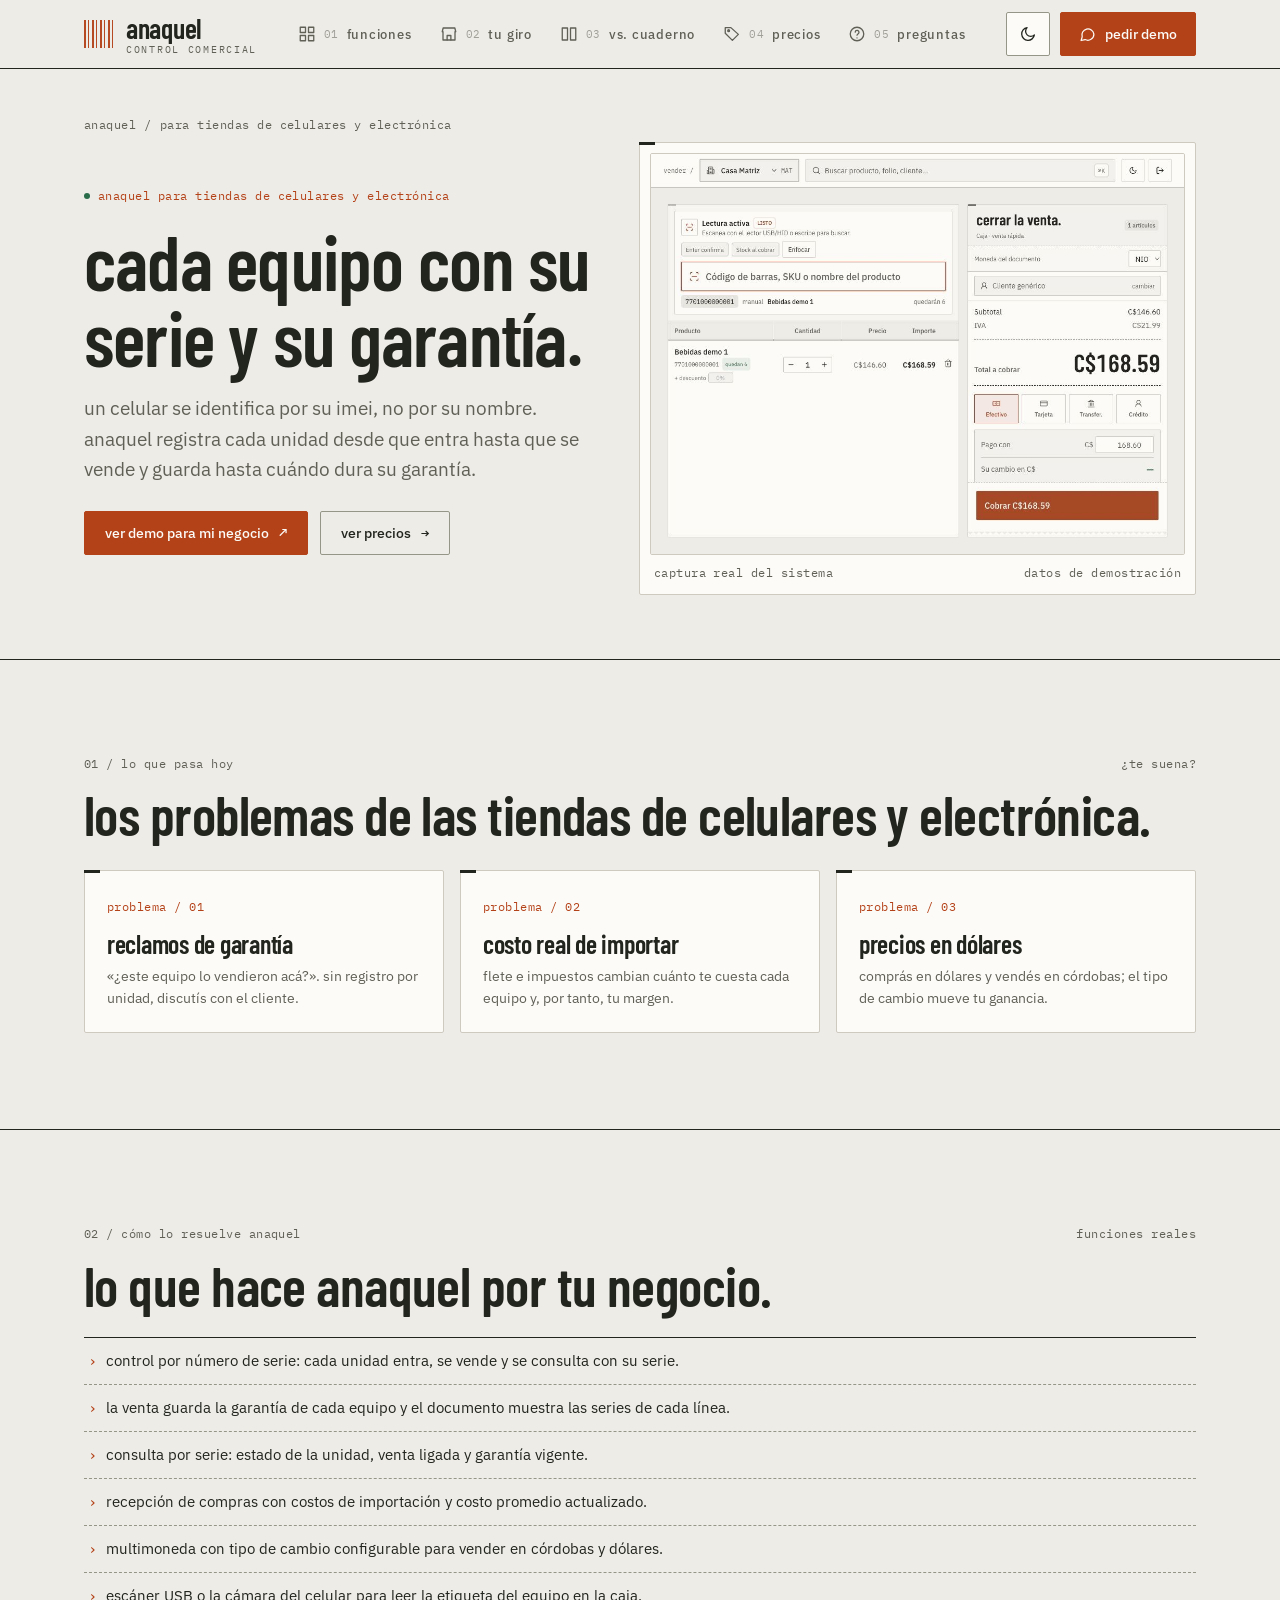
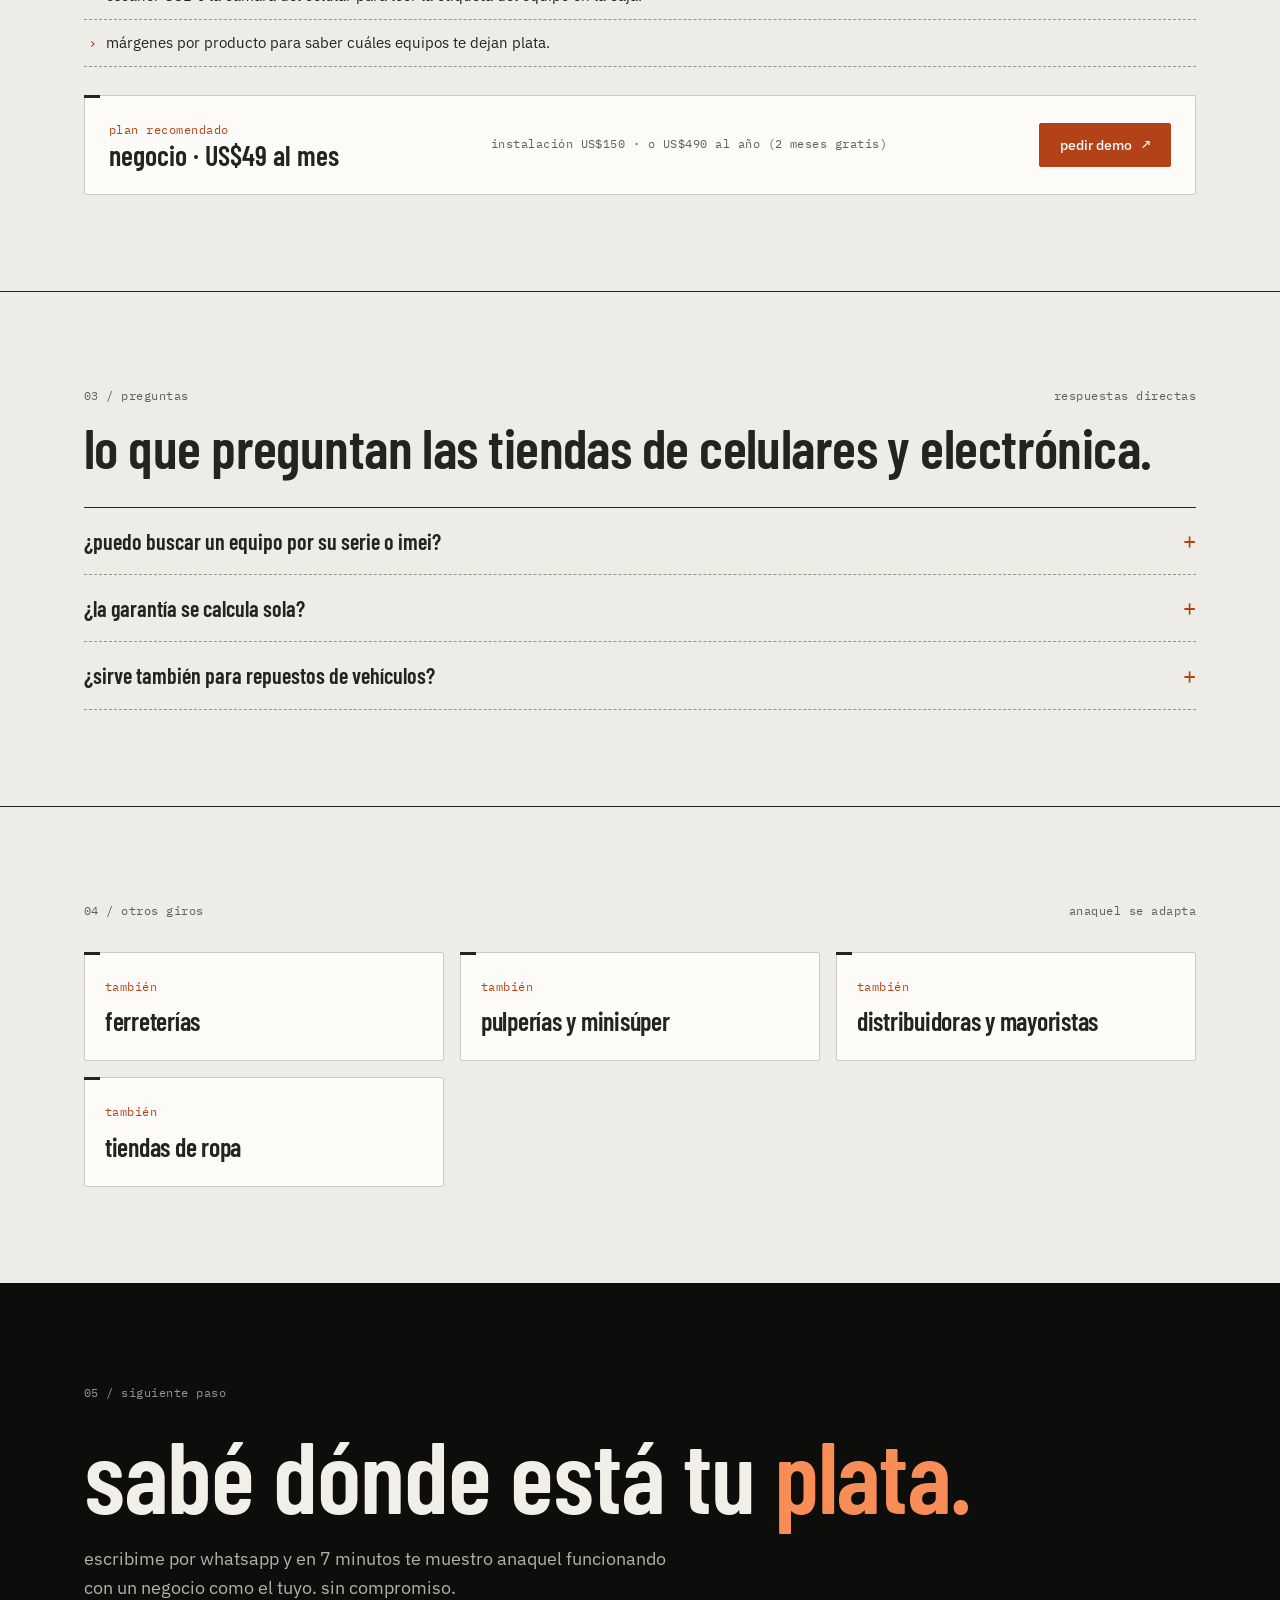
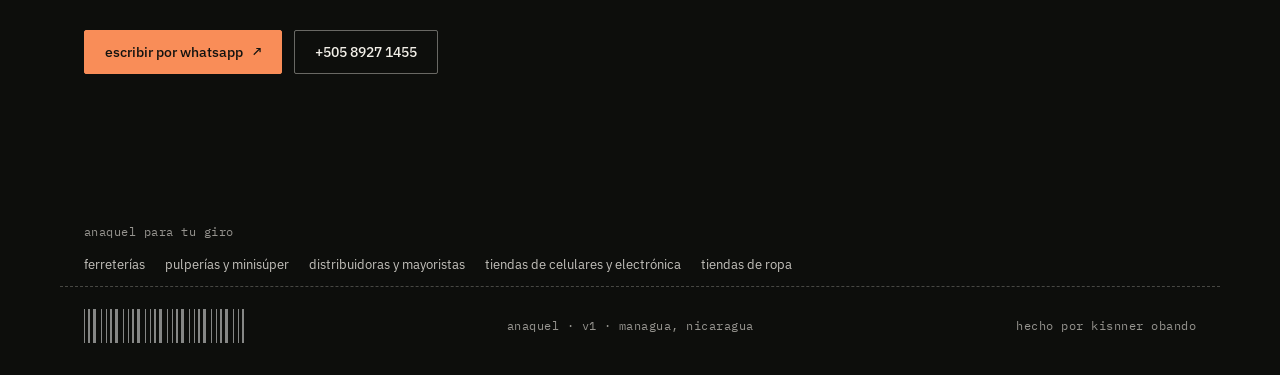
<file: celulares-y-electronica/index.html>
<!doctype html>
<html lang="es-NI">
<head>
<meta charset="utf-8">
<meta name="viewport" content="width=device-width,initial-scale=1">
<title>Sistema para tiendas de celulares y electrónica | Anaquel</title>
<meta name="description" content="Control por número de serie (IMEI), garantía por unidad y costos de importación para tiendas de celulares y electrónica en Nicaragua.">
<link rel="canonical" href="https://kisnner26.github.io/anaquel-landing/celulares-y-electronica/">
<meta name="robots" content="index,follow,max-image-preview:large,max-snippet:-1">
<link rel="alternate" hreflang="es-NI" href="https://kisnner26.github.io/anaquel-landing/celulares-y-electronica/">
<link rel="alternate" hreflang="x-default" href="https://kisnner26.github.io/anaquel-landing/celulares-y-electronica/">
<meta name="author" content="Kisnner Obando">
<meta property="og:site_name" content="Anaquel">
<meta property="og:locale" content="es_NI">
<meta property="og:type" content="website">
<meta property="og:url" content="https://kisnner26.github.io/anaquel-landing/celulares-y-electronica/">
<meta property="og:title" content="Sistema para tiendas de celulares y electrónica | Anaquel">
<meta property="og:description" content="Control por número de serie (IMEI), garantía por unidad y costos de importación para tiendas de celulares y electrónica en Nicaragua.">
<meta property="og:image" content="https://kisnner26.github.io/anaquel-landing/assets/og-image.jpg">
<meta property="og:image:width" content="1200">
<meta property="og:image:height" content="630">
<meta property="og:image:alt" content="Tablero de Anaquel con ventas, utilidad, margen y cuentas por cobrar">
<meta name="twitter:card" content="summary_large_image">
<meta name="twitter:title" content="Sistema para tiendas de celulares y electrónica | Anaquel">
<meta name="twitter:description" content="Control por número de serie (IMEI), garantía por unidad y costos de importación para tiendas de celulares y electrónica en Nicaragua.">
<meta name="twitter:image" content="https://kisnner26.github.io/anaquel-landing/assets/og-image.jpg">
<meta name="theme-color" content="#ebe8e1" media="(prefers-color-scheme: light)">
<meta name="theme-color" content="#121311" media="(prefers-color-scheme: dark)">
<link rel="icon" type="image/svg+xml" href="../assets/favicon.svg">
<link rel="preconnect" href="https://fonts.googleapis.com">
<link rel="preconnect" href="https://fonts.gstatic.com" crossorigin>
<link href="https://fonts.googleapis.com/css2?family=Barlow+Condensed:wght@500;600;700&family=IBM+Plex+Mono:wght@400;500&family=IBM+Plex+Sans:wght@400;500;600&display=swap" rel="stylesheet">
<link rel="stylesheet" href="../assets/anaquel.css?v=edc1b4f9">
<script type="application/ld+json">{"@context":"https://schema.org","@type":"Organization","@id":"https://kisnner26.github.io/anaquel-landing/#org","name":"Anaquel","url":"https://kisnner26.github.io/anaquel-landing/","logo":"https://kisnner26.github.io/anaquel-landing/assets/favicon.svg","founder":{"@type":"Person","name":"Kisnner Obando"},"areaServed":[{"@type":"City","name":"Managua"},{"@type":"Country","name":"Nicaragua"}],"contactPoint":{"@type":"ContactPoint","telephone":"+505-8927-1455","contactType":"sales","availableLanguage":"es"}}</script>
<script type="application/ld+json">{"@context":"https://schema.org","@type":"BreadcrumbList","itemListElement":[{"@type":"ListItem","position":1,"name":"Anaquel","item":"https://kisnner26.github.io/anaquel-landing/"},{"@type":"ListItem","position":2,"name":"Para tiendas de celulares y electrónica","item":"https://kisnner26.github.io/anaquel-landing/celulares-y-electronica/"}]}</script>
<script type="application/ld+json">{"@context":"https://schema.org","@type":"FAQPage","mainEntity":[{"@type":"Question","name":"¿puedo buscar un equipo por su serie o imei?","acceptedAnswer":{"@type":"Answer","text":"Sí. Hay una pantalla de series y garantías donde consultás cada unidad con su estado, la venta ligada y la garantía."}},{"@type":"Question","name":"¿la garantía se calcula sola?","acceptedAnswer":{"@type":"Answer","text":"La venta guarda hasta cuándo dura la garantía de cada unidad, según los datos que configurás para el producto."}},{"@type":"Question","name":"¿sirve también para repuestos de vehículos?","acceptedAnswer":{"@type":"Answer","text":"Sí. Hay un perfil de vehículos que pide datos como el VIN y el año, y también controla unidades por serie."}}]}</script>
<script type="application/ld+json">{"@context":"https://schema.org","@type":"WebPage","name":"Sistema para tiendas de celulares y electrónica | Anaquel","url":"https://kisnner26.github.io/anaquel-landing/celulares-y-electronica/","inLanguage":"es-NI","isPartOf":{"@id":"https://kisnner26.github.io/anaquel-landing/#app"},"about":{"@id":"https://kisnner26.github.io/anaquel-landing/#app"}}</script>
</head>
<body>
<a class="skip" href="#top">saltar al contenido</a>
<header class="top" data-nav>
  <div class="w bar">
    <a class="brand" href="../" aria-label="anaquel, inicio">
      <span class="barcode" aria-hidden="true"></span>
      <span><b>anaquel</b><small>control comercial</small></span>
    </a>
    <nav class="menu" aria-label="Secciones"><a href="../#funciones" data-sec="funciones"><svg class="ic" width="18" height="18" viewBox="0 0 24 24" fill="none" stroke="currentColor" stroke-width="1.75" stroke-linecap="round" stroke-linejoin="round" aria-hidden="true" focusable="false"><rect x="3" y="3" width="7" height="7"/><rect x="14" y="3" width="7" height="7"/><rect x="3" y="14" width="7" height="7"/><rect x="14" y="14" width="7" height="7"/></svg><span class="n">01</span><span class="t">funciones</span></a><a href="../#giros" data-sec="giros"><svg class="ic" width="18" height="18" viewBox="0 0 24 24" fill="none" stroke="currentColor" stroke-width="1.75" stroke-linecap="round" stroke-linejoin="round" aria-hidden="true" focusable="false"><path d="M3 9l1.2-5h15.6L21 9"/><path d="M4 9v11h16V9"/><path d="M9.5 20v-6h5v6"/></svg><span class="n">02</span><span class="t">tu giro</span></a><a href="../#comparar" data-sec="comparar"><svg class="ic" width="18" height="18" viewBox="0 0 24 24" fill="none" stroke="currentColor" stroke-width="1.75" stroke-linecap="round" stroke-linejoin="round" aria-hidden="true" focusable="false"><rect x="3" y="4" width="7" height="16"/><rect x="14" y="4" width="7" height="16"/></svg><span class="n">03</span><span class="t">vs. cuaderno</span></a><a href="../#precios" data-sec="precios"><svg class="ic" width="18" height="18" viewBox="0 0 24 24" fill="none" stroke="currentColor" stroke-width="1.75" stroke-linecap="round" stroke-linejoin="round" aria-hidden="true" focusable="false"><path d="M20.5 12.5l-8 8-9.5-9.5V3.5h7.5z"/><circle cx="7.5" cy="7.5" r="1.2"/></svg><span class="n">04</span><span class="t">precios</span></a><a href="../#faq" data-sec="faq"><svg class="ic" width="18" height="18" viewBox="0 0 24 24" fill="none" stroke="currentColor" stroke-width="1.75" stroke-linecap="round" stroke-linejoin="round" aria-hidden="true" focusable="false"><circle cx="12" cy="12" r="9"/><path d="M9.6 9.4a2.5 2.5 0 015 .6c0 1.8-2.6 2-2.6 3.6"/><path d="M12 17.2h.01"/></svg><span class="n">05</span><span class="t">preguntas</span></a></nav>
    <div class="actions">
      <button class="theme" type="button" data-theme-toggle aria-pressed="false" aria-label="Cambiar entre tema claro y oscuro" title="Cambiar tema"><svg class="i-moon" width="18" height="18" viewBox="0 0 24 24" fill="none" stroke="currentColor" stroke-width="1.75" stroke-linecap="round" stroke-linejoin="round" aria-hidden="true" focusable="false"><path d="M20.5 13.2A8.5 8.5 0 1110.8 3.5a6.8 6.8 0 009.7 9.7z"/></svg><svg class="i-sun" width="18" height="18" viewBox="0 0 24 24" fill="none" stroke="currentColor" stroke-width="1.75" stroke-linecap="round" stroke-linejoin="round" aria-hidden="true" focusable="false"><circle cx="12" cy="12" r="4"/><path d="M12 2.5v2M12 19.5v2M4.6 4.6l1.4 1.4M18 18l1.4 1.4M2.5 12h2M19.5 12h2M4.6 19.4L6 18M18 6l1.4-1.4"/></svg></button>
      <a class="btn cta" href="https://wa.me/50589271455?text=Hola%2C%20quiero%20ver%20la%20demo%20de%20Anaquel" target="_blank" rel="noopener"><svg class="ic" width="17" height="17" viewBox="0 0 24 24" fill="none" stroke="currentColor" stroke-width="1.75" stroke-linecap="round" stroke-linejoin="round" aria-hidden="true" focusable="false"><path d="M21 11.5a8.5 8.5 0 01-12.4 7.6L3 20.5l1.5-5.2A8.5 8.5 0 1121 11.5z"/></svg><span>pedir demo</span></a>
      <button class="burger" type="button" aria-expanded="false" aria-controls="mobile-menu" aria-label="Abrir menú" data-burger><svg class="i-open" width="22" height="22" viewBox="0 0 24 24" fill="none" stroke="currentColor" stroke-width="1.75" stroke-linecap="round" stroke-linejoin="round" aria-hidden="true" focusable="false"><path d="M4 7h16M4 12h16M4 17h16"/></svg><svg class="i-close" width="22" height="22" viewBox="0 0 24 24" fill="none" stroke="currentColor" stroke-width="1.75" stroke-linecap="round" stroke-linejoin="round" aria-hidden="true" focusable="false"><path d="M6 6l12 12M18 6L6 18"/></svg></button>
    </div>
  </div>
  <div class="drawer" id="mobile-menu" hidden>
    <div class="w">
      <span class="code">navegación</span>
      <nav aria-label="Secciones (móvil)"><a href="../#funciones" data-sec="funciones"><svg class="ic" width="22" height="22" viewBox="0 0 24 24" fill="none" stroke="currentColor" stroke-width="1.75" stroke-linecap="round" stroke-linejoin="round" aria-hidden="true" focusable="false"><rect x="3" y="3" width="7" height="7"/><rect x="14" y="3" width="7" height="7"/><rect x="3" y="14" width="7" height="7"/><rect x="14" y="14" width="7" height="7"/></svg><span class="t">funciones</span><span class="n">01</span></a><a href="../#giros" data-sec="giros"><svg class="ic" width="22" height="22" viewBox="0 0 24 24" fill="none" stroke="currentColor" stroke-width="1.75" stroke-linecap="round" stroke-linejoin="round" aria-hidden="true" focusable="false"><path d="M3 9l1.2-5h15.6L21 9"/><path d="M4 9v11h16V9"/><path d="M9.5 20v-6h5v6"/></svg><span class="t">tu giro</span><span class="n">02</span></a><a href="../#comparar" data-sec="comparar"><svg class="ic" width="22" height="22" viewBox="0 0 24 24" fill="none" stroke="currentColor" stroke-width="1.75" stroke-linecap="round" stroke-linejoin="round" aria-hidden="true" focusable="false"><rect x="3" y="4" width="7" height="16"/><rect x="14" y="4" width="7" height="16"/></svg><span class="t">vs. cuaderno</span><span class="n">03</span></a><a href="../#precios" data-sec="precios"><svg class="ic" width="22" height="22" viewBox="0 0 24 24" fill="none" stroke="currentColor" stroke-width="1.75" stroke-linecap="round" stroke-linejoin="round" aria-hidden="true" focusable="false"><path d="M20.5 12.5l-8 8-9.5-9.5V3.5h7.5z"/><circle cx="7.5" cy="7.5" r="1.2"/></svg><span class="t">precios</span><span class="n">04</span></a><a href="../#faq" data-sec="faq"><svg class="ic" width="22" height="22" viewBox="0 0 24 24" fill="none" stroke="currentColor" stroke-width="1.75" stroke-linecap="round" stroke-linejoin="round" aria-hidden="true" focusable="false"><circle cx="12" cy="12" r="9"/><path d="M9.6 9.4a2.5 2.5 0 015 .6c0 1.8-2.6 2-2.6 3.6"/><path d="M12 17.2h.01"/></svg><span class="t">preguntas</span><span class="n">05</span></a></nav>
      <a class="btn cta big" href="https://wa.me/50589271455?text=Hola%2C%20quiero%20ver%20la%20demo%20de%20Anaquel" target="_blank" rel="noopener"><svg class="ic" width="20" height="20" viewBox="0 0 24 24" fill="none" stroke="currentColor" stroke-width="1.75" stroke-linecap="round" stroke-linejoin="round" aria-hidden="true" focusable="false"><path d="M21 11.5a8.5 8.5 0 01-12.4 7.6L3 20.5l1.5-5.2A8.5 8.5 0 1121 11.5z"/></svg><span>pedir demo por whatsapp</span><svg class="arr" width="18" height="18" viewBox="0 0 24 24" fill="none" stroke="currentColor" stroke-width="1.75" stroke-linecap="round" stroke-linejoin="round" aria-hidden="true" focusable="false"><path d="M7 17L17 7M8 7h9v9"/></svg></a>
      <p class="code">+505 8927 1455 · managua, nicaragua</p>
    </div>
  </div>
</header>
<main id="top">
<section class="page-hero">
  <div class="w">
    <nav class="code crumbs" aria-label="Ruta de navegación"><a href="../">anaquel</a><span>/</span><span>para tiendas de celulares y electrónica</span></nav>
    <div class="two">
      <div>
        <span class="code accent"><i></i>anaquel para tiendas de celulares y electrónica</span>
        <h1>cada equipo con su serie y su garantía.</h1>
        <p class="slead">un celular se identifica por su imei, no por su nombre. anaquel registra cada unidad desde que entra hasta que se vende y guarda hasta cuándo dura su garantía.</p>
        <div class="cta">
          <a class="btn" href="https://wa.me/50589271455?text=Hola%2C%20tengo%20una%20tienda%20de%20celulares%20y%20electr%C3%B3nica%20y%20quiero%20ver%20la%20demo%20de%20Anaquel" target="_blank" rel="noopener">ver demo para mi negocio <span class="arr" aria-hidden="true">↗</span></a>
          <a class="btn outline" href="../#precios">ver precios <span class="arr" aria-hidden="true">→</span></a>
        </div>
      </div>
      <figure class="panel shot"><img src="../assets/vender.png" width="1024" height="720" fetchpriority="high" alt="Pantalla de venta de Anaquel con captura por código para una tienda de electrónica"><figcaption><span class="code">captura real del sistema</span><span class="code">datos de demostración</span></figcaption></figure>
    </div>
  </div>
</section>

<section>
  <div class="w">
    <div class="sec-head"><span class="code">01 / lo que pasa hoy</span><span class="code">¿te suena?</span></div>
    <h2 class="stitle">los problemas de las tiendas de celulares y electrónica.</h2>
    <div class="pains3"><div class="panel"><span class="code accent">problema / 01</span><h3>reclamos de garantía</h3><p>«¿este equipo lo vendieron acá?». sin registro por unidad, discutís con el cliente.</p></div><div class="panel"><span class="code accent">problema / 02</span><h3>costo real de importar</h3><p>flete e impuestos cambian cuánto te cuesta cada equipo y, por tanto, tu margen.</p></div><div class="panel"><span class="code accent">problema / 03</span><h3>precios en dólares</h3><p>comprás en dólares y vendés en córdobas; el tipo de cambio mueve tu ganancia.</p></div></div>
  </div>
</section>

<section>
  <div class="w">
    <div class="sec-head"><span class="code">02 / cómo lo resuelve anaquel</span><span class="code">funciones reales</span></div>
    <h2 class="stitle">lo que hace anaquel por tu negocio.</h2>
    <ul class="solves"><li>control por número de serie: cada unidad entra, se vende y se consulta con su serie.</li><li>la venta guarda la garantía de cada equipo y el documento muestra las series de cada línea.</li><li>consulta por serie: estado de la unidad, venta ligada y garantía vigente.</li><li>recepción de compras con costos de importación y costo promedio actualizado.</li><li>multimoneda con tipo de cambio configurable para vender en córdobas y dólares.</li><li>escáner USB o la cámara del celular para leer la etiqueta del equipo en la caja.</li><li>márgenes por producto para saber cuáles equipos te dejan plata.</li></ul>
    <div class="panel rec">
      <div><span class="code accent">plan recomendado</span><br><b>negocio · US$49 al mes</b></div>
      <span class="code">instalación US$150 · o US$490 al año (2 meses gratis)</span>
      <a class="btn" href="https://wa.me/50589271455?text=Hola%2C%20tengo%20una%20tienda%20de%20celulares%20y%20electr%C3%B3nica%20y%20quiero%20ver%20la%20demo%20de%20Anaquel" target="_blank" rel="noopener">pedir demo <span class="arr" aria-hidden="true">↗</span></a>
    </div>
  </div>
</section>

<section>
  <div class="w">
    <div class="sec-head"><span class="code">03 / preguntas</span><span class="code">respuestas directas</span></div>
    <h2 class="stitle">lo que preguntan las tiendas de celulares y electrónica.</h2>
    <div class="faq"><details><summary>¿puedo buscar un equipo por su serie o imei?</summary><p>Sí. Hay una pantalla de series y garantías donde consultás cada unidad con su estado, la venta ligada y la garantía.</p></details><details><summary>¿la garantía se calcula sola?</summary><p>La venta guarda hasta cuándo dura la garantía de cada unidad, según los datos que configurás para el producto.</p></details><details><summary>¿sirve también para repuestos de vehículos?</summary><p>Sí. Hay un perfil de vehículos que pide datos como el VIN y el año, y también controla unidades por serie.</p></details></div>
  </div>
</section>

<section>
  <div class="w">
    <div class="sec-head"><span class="code">04 / otros giros</span><span class="code">anaquel se adapta</span></div>
    <div class="niches"><a class="panel" href="../ferreterias/"><span class="code accent">también</span><h3>ferreterías</h3></a><a class="panel" href="../pulperias/"><span class="code accent">también</span><h3>pulperías y minisúper</h3></a><a class="panel" href="../distribuidoras/"><span class="code accent">también</span><h3>distribuidoras y mayoristas</h3></a><a class="panel" href="../tiendas-de-ropa/"><span class="code accent">también</span><h3>tiendas de ropa</h3></a></div>
  </div>
</section>

<section class="final">
  <div class="w">
    <span class="code">05 / siguiente paso</span>
    <h2>sabé dónde está tu <em>plata.</em></h2>
    <p>escribime por whatsapp y en 7 minutos te muestro anaquel funcionando con un negocio como el tuyo. sin compromiso.</p>
    <div class="cta">
      <a class="btn" href="https://wa.me/50589271455?text=Hola%2C%20tengo%20una%20tienda%20de%20celulares%20y%20electr%C3%B3nica%20y%20quiero%20ver%20la%20demo%20de%20Anaquel" target="_blank" rel="noopener">escribir por whatsapp <span class="arr" aria-hidden="true">↗</span></a>
      <a class="btn outline" href="tel:+50589271455">+505 8927 1455</a>
    </div>
  </div>
</section>
</main>
<footer class="foot">
  <div class="w foot-top">
    <div><span class="code">anaquel para tu giro</span><nav class="foot-links" aria-label="Giros"><a href="../ferreterias/">ferreterías</a><a href="../pulperias/">pulperías y minisúper</a><a href="../distribuidoras/">distribuidoras y mayoristas</a><a href="../celulares-y-electronica/">tiendas de celulares y electrónica</a><a href="../tiendas-de-ropa/">tiendas de ropa</a></nav></div>
  </div>
  <div class="w">
    <span class="barcode light" aria-hidden="true"></span>
    <span class="code">anaquel · v1 · managua, nicaragua</span>
    <span class="code">hecho por kisnner obando</span>
  </div>
</footer>
<script src="../assets/theme.js?v=a31f3c97"></script>
<script src="../assets/nav.js?v=61802637" defer></script>
</body>
</html>
</file>
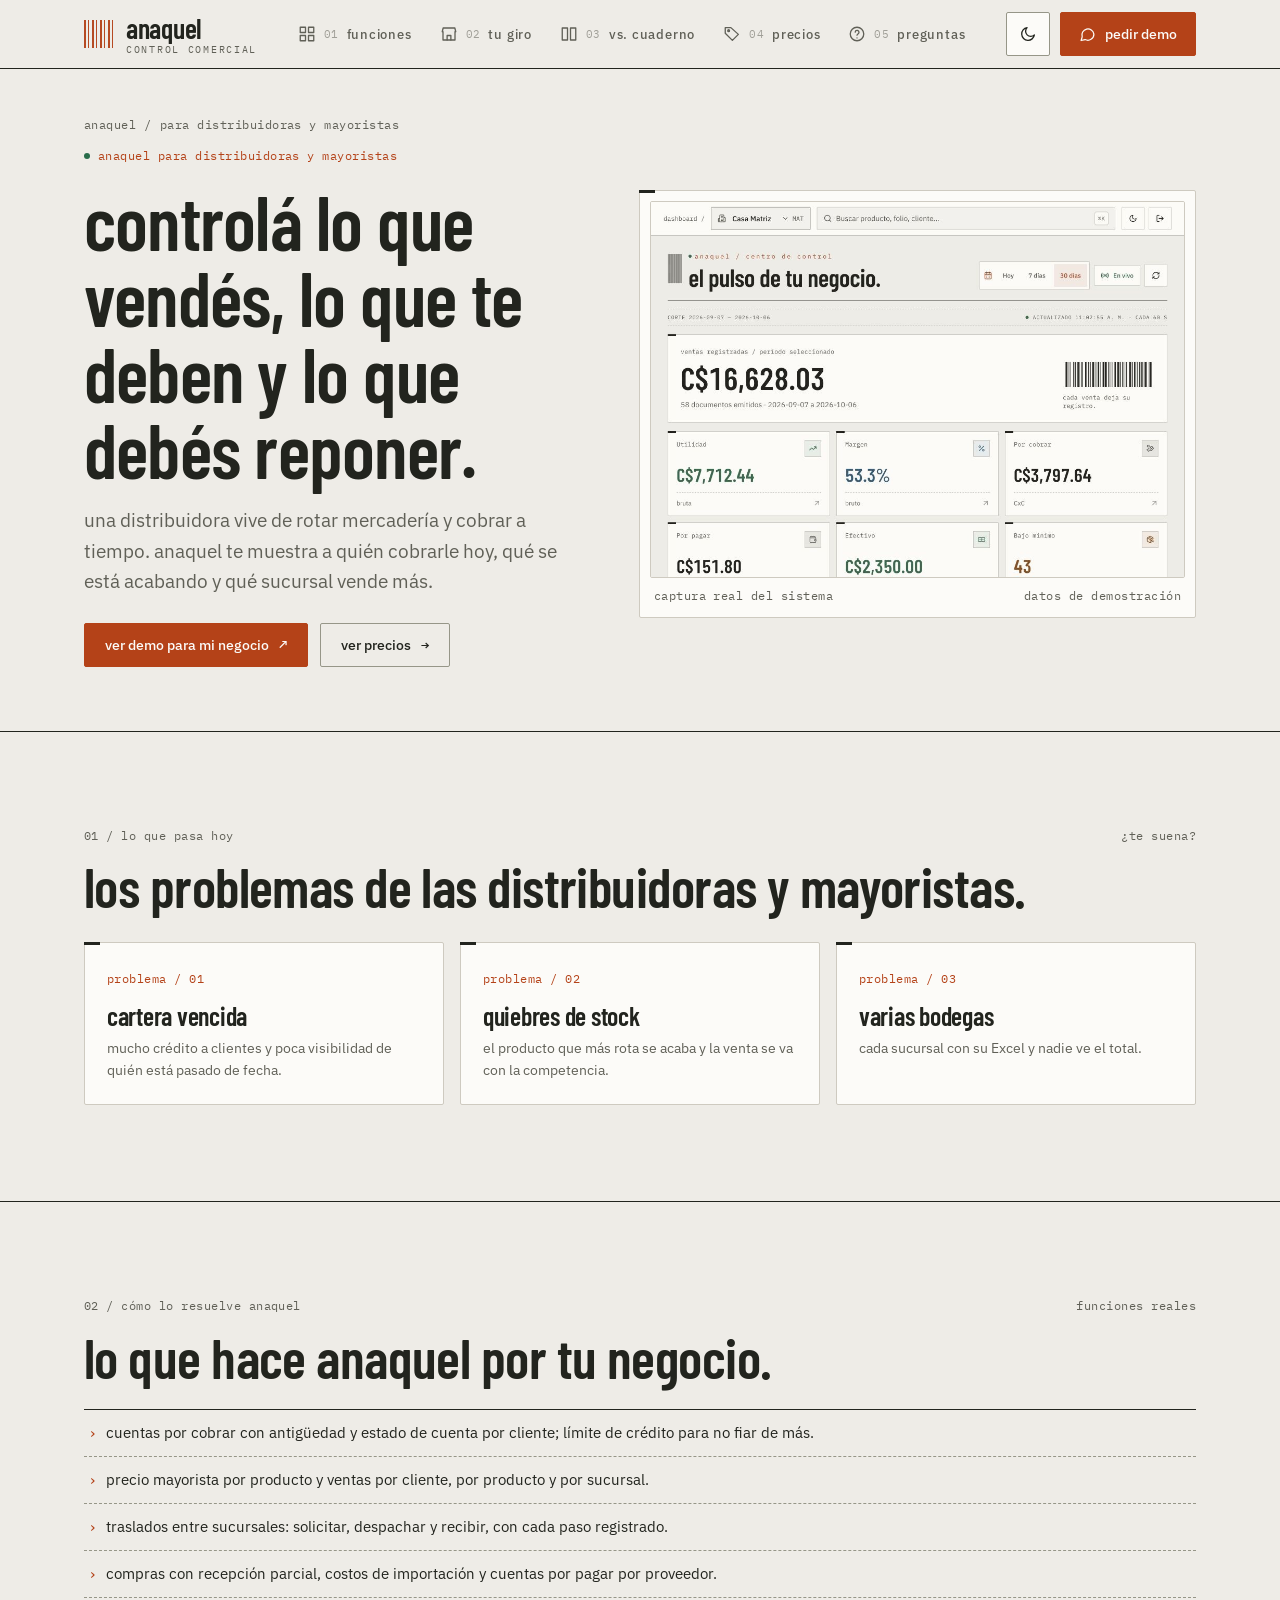
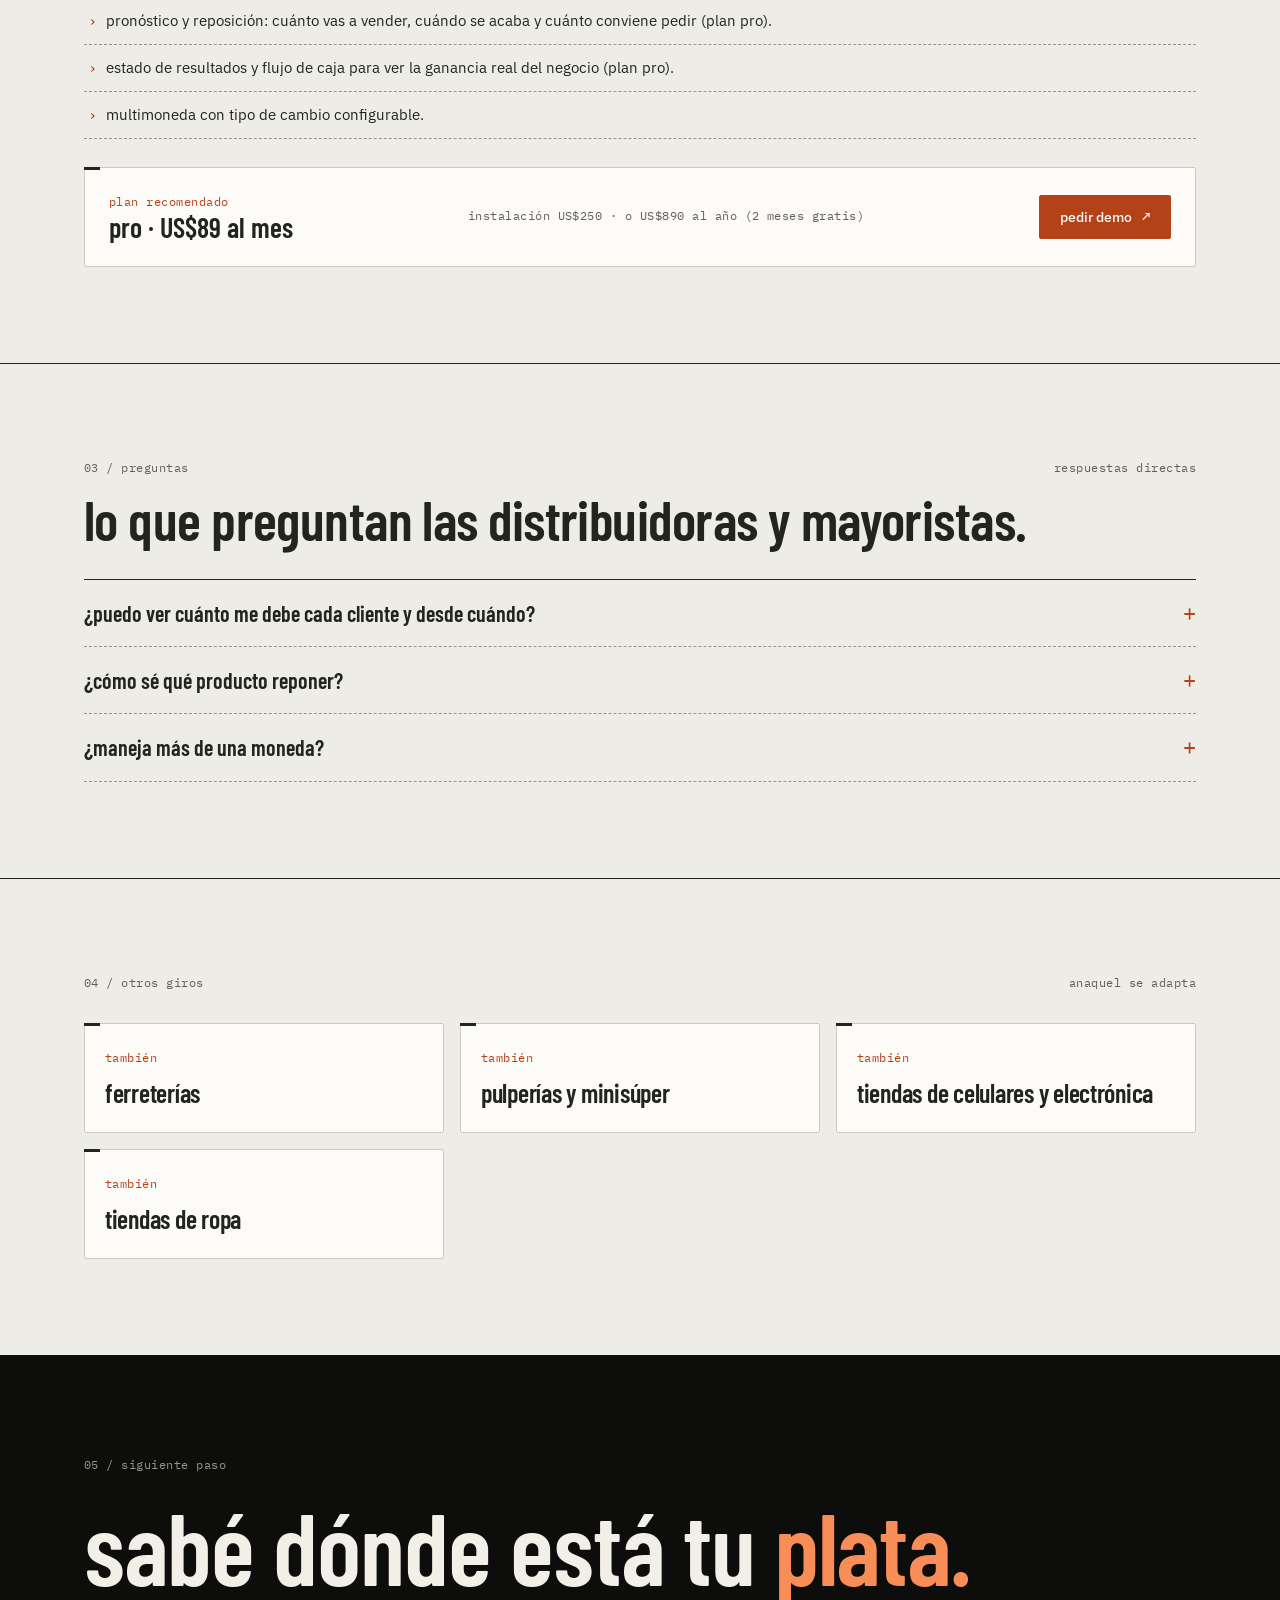
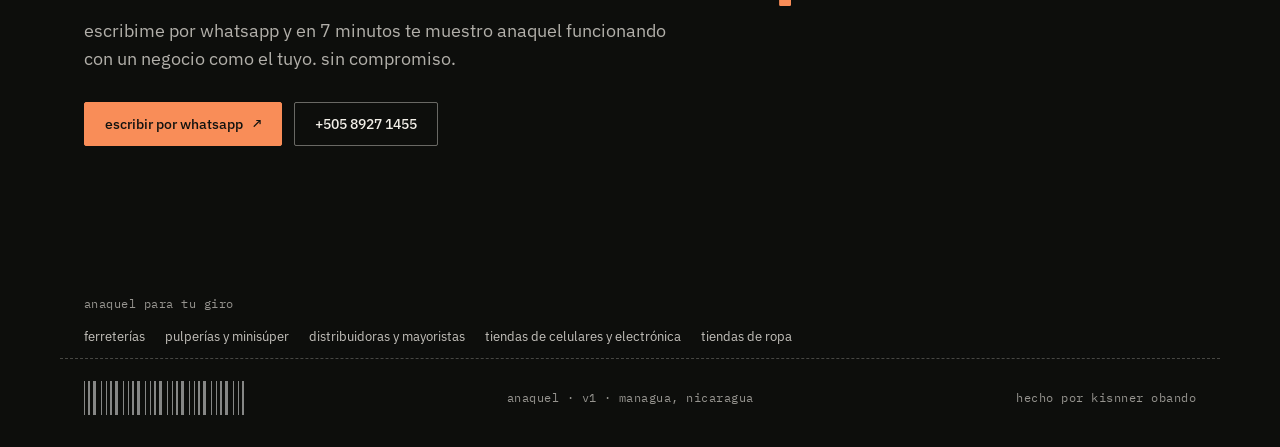
<file: distribuidoras/index.html>
<!doctype html>
<html lang="es-NI">
<head>
<meta charset="utf-8">
<meta name="viewport" content="width=device-width,initial-scale=1">
<title>Sistema para distribuidoras y mayoristas en Nicaragua | Anaquel</title>
<meta name="description" content="Cuentas por cobrar con antigüedad, límite de crédito, precios mayoristas, traslados entre sucursales y reposición para distribuidoras en Nicaragua.">
<link rel="canonical" href="https://kisnner26.github.io/anaquel-landing/distribuidoras/">
<meta name="robots" content="index,follow,max-image-preview:large,max-snippet:-1">
<link rel="alternate" hreflang="es-NI" href="https://kisnner26.github.io/anaquel-landing/distribuidoras/">
<link rel="alternate" hreflang="x-default" href="https://kisnner26.github.io/anaquel-landing/distribuidoras/">
<meta name="author" content="Kisnner Obando">
<meta property="og:site_name" content="Anaquel">
<meta property="og:locale" content="es_NI">
<meta property="og:type" content="website">
<meta property="og:url" content="https://kisnner26.github.io/anaquel-landing/distribuidoras/">
<meta property="og:title" content="Sistema para distribuidoras y mayoristas en Nicaragua | Anaquel">
<meta property="og:description" content="Cuentas por cobrar con antigüedad, límite de crédito, precios mayoristas, traslados entre sucursales y reposición para distribuidoras en Nicaragua.">
<meta property="og:image" content="https://kisnner26.github.io/anaquel-landing/assets/og-image.jpg">
<meta property="og:image:width" content="1200">
<meta property="og:image:height" content="630">
<meta property="og:image:alt" content="Tablero de Anaquel con ventas, utilidad, margen y cuentas por cobrar">
<meta name="twitter:card" content="summary_large_image">
<meta name="twitter:title" content="Sistema para distribuidoras y mayoristas en Nicaragua | Anaquel">
<meta name="twitter:description" content="Cuentas por cobrar con antigüedad, límite de crédito, precios mayoristas, traslados entre sucursales y reposición para distribuidoras en Nicaragua.">
<meta name="twitter:image" content="https://kisnner26.github.io/anaquel-landing/assets/og-image.jpg">
<meta name="theme-color" content="#ebe8e1" media="(prefers-color-scheme: light)">
<meta name="theme-color" content="#121311" media="(prefers-color-scheme: dark)">
<link rel="icon" type="image/svg+xml" href="../assets/favicon.svg">
<link rel="preconnect" href="https://fonts.googleapis.com">
<link rel="preconnect" href="https://fonts.gstatic.com" crossorigin>
<link href="https://fonts.googleapis.com/css2?family=Barlow+Condensed:wght@500;600;700&family=IBM+Plex+Mono:wght@400;500&family=IBM+Plex+Sans:wght@400;500;600&display=swap" rel="stylesheet">
<link rel="stylesheet" href="../assets/anaquel.css?v=edc1b4f9">
<script type="application/ld+json">{"@context":"https://schema.org","@type":"Organization","@id":"https://kisnner26.github.io/anaquel-landing/#org","name":"Anaquel","url":"https://kisnner26.github.io/anaquel-landing/","logo":"https://kisnner26.github.io/anaquel-landing/assets/favicon.svg","founder":{"@type":"Person","name":"Kisnner Obando"},"areaServed":[{"@type":"City","name":"Managua"},{"@type":"Country","name":"Nicaragua"}],"contactPoint":{"@type":"ContactPoint","telephone":"+505-8927-1455","contactType":"sales","availableLanguage":"es"}}</script>
<script type="application/ld+json">{"@context":"https://schema.org","@type":"BreadcrumbList","itemListElement":[{"@type":"ListItem","position":1,"name":"Anaquel","item":"https://kisnner26.github.io/anaquel-landing/"},{"@type":"ListItem","position":2,"name":"Para distribuidoras y mayoristas","item":"https://kisnner26.github.io/anaquel-landing/distribuidoras/"}]}</script>
<script type="application/ld+json">{"@context":"https://schema.org","@type":"FAQPage","mainEntity":[{"@type":"Question","name":"¿puedo ver cuánto me debe cada cliente y desde cuándo?","acceptedAnswer":{"@type":"Answer","text":"Sí. Hay antigüedad de saldos por cliente (corriente, 1–30, 31–60 y más de 60 días) y estado de cuenta con todos sus movimientos."}},{"@type":"Question","name":"¿cómo sé qué producto reponer?","acceptedAnswer":{"@type":"Answer","text":"El tablero muestra los productos bajo el mínimo por sucursal. En el plan pro, el pronóstico estima cuánto se va a vender y cuánto conviene pedir."}},{"@type":"Question","name":"¿maneja más de una moneda?","acceptedAnswer":{"@type":"Answer","text":"Sí. Podés trabajar en córdobas y dólares con un tipo de cambio configurable."}}]}</script>
<script type="application/ld+json">{"@context":"https://schema.org","@type":"WebPage","name":"Sistema para distribuidoras y mayoristas en Nicaragua | Anaquel","url":"https://kisnner26.github.io/anaquel-landing/distribuidoras/","inLanguage":"es-NI","isPartOf":{"@id":"https://kisnner26.github.io/anaquel-landing/#app"},"about":{"@id":"https://kisnner26.github.io/anaquel-landing/#app"}}</script>
</head>
<body>
<a class="skip" href="#top">saltar al contenido</a>
<header class="top" data-nav>
  <div class="w bar">
    <a class="brand" href="../" aria-label="anaquel, inicio">
      <span class="barcode" aria-hidden="true"></span>
      <span><b>anaquel</b><small>control comercial</small></span>
    </a>
    <nav class="menu" aria-label="Secciones"><a href="../#funciones" data-sec="funciones"><svg class="ic" width="18" height="18" viewBox="0 0 24 24" fill="none" stroke="currentColor" stroke-width="1.75" stroke-linecap="round" stroke-linejoin="round" aria-hidden="true" focusable="false"><rect x="3" y="3" width="7" height="7"/><rect x="14" y="3" width="7" height="7"/><rect x="3" y="14" width="7" height="7"/><rect x="14" y="14" width="7" height="7"/></svg><span class="n">01</span><span class="t">funciones</span></a><a href="../#giros" data-sec="giros"><svg class="ic" width="18" height="18" viewBox="0 0 24 24" fill="none" stroke="currentColor" stroke-width="1.75" stroke-linecap="round" stroke-linejoin="round" aria-hidden="true" focusable="false"><path d="M3 9l1.2-5h15.6L21 9"/><path d="M4 9v11h16V9"/><path d="M9.5 20v-6h5v6"/></svg><span class="n">02</span><span class="t">tu giro</span></a><a href="../#comparar" data-sec="comparar"><svg class="ic" width="18" height="18" viewBox="0 0 24 24" fill="none" stroke="currentColor" stroke-width="1.75" stroke-linecap="round" stroke-linejoin="round" aria-hidden="true" focusable="false"><rect x="3" y="4" width="7" height="16"/><rect x="14" y="4" width="7" height="16"/></svg><span class="n">03</span><span class="t">vs. cuaderno</span></a><a href="../#precios" data-sec="precios"><svg class="ic" width="18" height="18" viewBox="0 0 24 24" fill="none" stroke="currentColor" stroke-width="1.75" stroke-linecap="round" stroke-linejoin="round" aria-hidden="true" focusable="false"><path d="M20.5 12.5l-8 8-9.5-9.5V3.5h7.5z"/><circle cx="7.5" cy="7.5" r="1.2"/></svg><span class="n">04</span><span class="t">precios</span></a><a href="../#faq" data-sec="faq"><svg class="ic" width="18" height="18" viewBox="0 0 24 24" fill="none" stroke="currentColor" stroke-width="1.75" stroke-linecap="round" stroke-linejoin="round" aria-hidden="true" focusable="false"><circle cx="12" cy="12" r="9"/><path d="M9.6 9.4a2.5 2.5 0 015 .6c0 1.8-2.6 2-2.6 3.6"/><path d="M12 17.2h.01"/></svg><span class="n">05</span><span class="t">preguntas</span></a></nav>
    <div class="actions">
      <button class="theme" type="button" data-theme-toggle aria-pressed="false" aria-label="Cambiar entre tema claro y oscuro" title="Cambiar tema"><svg class="i-moon" width="18" height="18" viewBox="0 0 24 24" fill="none" stroke="currentColor" stroke-width="1.75" stroke-linecap="round" stroke-linejoin="round" aria-hidden="true" focusable="false"><path d="M20.5 13.2A8.5 8.5 0 1110.8 3.5a6.8 6.8 0 009.7 9.7z"/></svg><svg class="i-sun" width="18" height="18" viewBox="0 0 24 24" fill="none" stroke="currentColor" stroke-width="1.75" stroke-linecap="round" stroke-linejoin="round" aria-hidden="true" focusable="false"><circle cx="12" cy="12" r="4"/><path d="M12 2.5v2M12 19.5v2M4.6 4.6l1.4 1.4M18 18l1.4 1.4M2.5 12h2M19.5 12h2M4.6 19.4L6 18M18 6l1.4-1.4"/></svg></button>
      <a class="btn cta" href="https://wa.me/50589271455?text=Hola%2C%20quiero%20ver%20la%20demo%20de%20Anaquel" target="_blank" rel="noopener"><svg class="ic" width="17" height="17" viewBox="0 0 24 24" fill="none" stroke="currentColor" stroke-width="1.75" stroke-linecap="round" stroke-linejoin="round" aria-hidden="true" focusable="false"><path d="M21 11.5a8.5 8.5 0 01-12.4 7.6L3 20.5l1.5-5.2A8.5 8.5 0 1121 11.5z"/></svg><span>pedir demo</span></a>
      <button class="burger" type="button" aria-expanded="false" aria-controls="mobile-menu" aria-label="Abrir menú" data-burger><svg class="i-open" width="22" height="22" viewBox="0 0 24 24" fill="none" stroke="currentColor" stroke-width="1.75" stroke-linecap="round" stroke-linejoin="round" aria-hidden="true" focusable="false"><path d="M4 7h16M4 12h16M4 17h16"/></svg><svg class="i-close" width="22" height="22" viewBox="0 0 24 24" fill="none" stroke="currentColor" stroke-width="1.75" stroke-linecap="round" stroke-linejoin="round" aria-hidden="true" focusable="false"><path d="M6 6l12 12M18 6L6 18"/></svg></button>
    </div>
  </div>
  <div class="drawer" id="mobile-menu" hidden>
    <div class="w">
      <span class="code">navegación</span>
      <nav aria-label="Secciones (móvil)"><a href="../#funciones" data-sec="funciones"><svg class="ic" width="22" height="22" viewBox="0 0 24 24" fill="none" stroke="currentColor" stroke-width="1.75" stroke-linecap="round" stroke-linejoin="round" aria-hidden="true" focusable="false"><rect x="3" y="3" width="7" height="7"/><rect x="14" y="3" width="7" height="7"/><rect x="3" y="14" width="7" height="7"/><rect x="14" y="14" width="7" height="7"/></svg><span class="t">funciones</span><span class="n">01</span></a><a href="../#giros" data-sec="giros"><svg class="ic" width="22" height="22" viewBox="0 0 24 24" fill="none" stroke="currentColor" stroke-width="1.75" stroke-linecap="round" stroke-linejoin="round" aria-hidden="true" focusable="false"><path d="M3 9l1.2-5h15.6L21 9"/><path d="M4 9v11h16V9"/><path d="M9.5 20v-6h5v6"/></svg><span class="t">tu giro</span><span class="n">02</span></a><a href="../#comparar" data-sec="comparar"><svg class="ic" width="22" height="22" viewBox="0 0 24 24" fill="none" stroke="currentColor" stroke-width="1.75" stroke-linecap="round" stroke-linejoin="round" aria-hidden="true" focusable="false"><rect x="3" y="4" width="7" height="16"/><rect x="14" y="4" width="7" height="16"/></svg><span class="t">vs. cuaderno</span><span class="n">03</span></a><a href="../#precios" data-sec="precios"><svg class="ic" width="22" height="22" viewBox="0 0 24 24" fill="none" stroke="currentColor" stroke-width="1.75" stroke-linecap="round" stroke-linejoin="round" aria-hidden="true" focusable="false"><path d="M20.5 12.5l-8 8-9.5-9.5V3.5h7.5z"/><circle cx="7.5" cy="7.5" r="1.2"/></svg><span class="t">precios</span><span class="n">04</span></a><a href="../#faq" data-sec="faq"><svg class="ic" width="22" height="22" viewBox="0 0 24 24" fill="none" stroke="currentColor" stroke-width="1.75" stroke-linecap="round" stroke-linejoin="round" aria-hidden="true" focusable="false"><circle cx="12" cy="12" r="9"/><path d="M9.6 9.4a2.5 2.5 0 015 .6c0 1.8-2.6 2-2.6 3.6"/><path d="M12 17.2h.01"/></svg><span class="t">preguntas</span><span class="n">05</span></a></nav>
      <a class="btn cta big" href="https://wa.me/50589271455?text=Hola%2C%20quiero%20ver%20la%20demo%20de%20Anaquel" target="_blank" rel="noopener"><svg class="ic" width="20" height="20" viewBox="0 0 24 24" fill="none" stroke="currentColor" stroke-width="1.75" stroke-linecap="round" stroke-linejoin="round" aria-hidden="true" focusable="false"><path d="M21 11.5a8.5 8.5 0 01-12.4 7.6L3 20.5l1.5-5.2A8.5 8.5 0 1121 11.5z"/></svg><span>pedir demo por whatsapp</span><svg class="arr" width="18" height="18" viewBox="0 0 24 24" fill="none" stroke="currentColor" stroke-width="1.75" stroke-linecap="round" stroke-linejoin="round" aria-hidden="true" focusable="false"><path d="M7 17L17 7M8 7h9v9"/></svg></a>
      <p class="code">+505 8927 1455 · managua, nicaragua</p>
    </div>
  </div>
</header>
<main id="top">
<section class="page-hero">
  <div class="w">
    <nav class="code crumbs" aria-label="Ruta de navegación"><a href="../">anaquel</a><span>/</span><span>para distribuidoras y mayoristas</span></nav>
    <div class="two">
      <div>
        <span class="code accent"><i></i>anaquel para distribuidoras y mayoristas</span>
        <h1>controlá lo que vendés, lo que te deben y lo que debés reponer.</h1>
        <p class="slead">una distribuidora vive de rotar mercadería y cobrar a tiempo. anaquel te muestra a quién cobrarle hoy, qué se está acabando y qué sucursal vende más.</p>
        <div class="cta">
          <a class="btn" href="https://wa.me/50589271455?text=Hola%2C%20tengo%20una%20distribuidora%20y%20quiero%20ver%20la%20demo%20de%20Anaquel" target="_blank" rel="noopener">ver demo para mi negocio <span class="arr" aria-hidden="true">↗</span></a>
          <a class="btn outline" href="../#precios">ver precios <span class="arr" aria-hidden="true">→</span></a>
        </div>
      </div>
      <figure class="panel shot"><img src="../assets/dashboard.png" width="1024" height="720" fetchpriority="high" alt="Tablero de Anaquel con cuentas por cobrar y bajo mínimo para una distribuidora"><figcaption><span class="code">captura real del sistema</span><span class="code">datos de demostración</span></figcaption></figure>
    </div>
  </div>
</section>

<section>
  <div class="w">
    <div class="sec-head"><span class="code">01 / lo que pasa hoy</span><span class="code">¿te suena?</span></div>
    <h2 class="stitle">los problemas de las distribuidoras y mayoristas.</h2>
    <div class="pains3"><div class="panel"><span class="code accent">problema / 01</span><h3>cartera vencida</h3><p>mucho crédito a clientes y poca visibilidad de quién está pasado de fecha.</p></div><div class="panel"><span class="code accent">problema / 02</span><h3>quiebres de stock</h3><p>el producto que más rota se acaba y la venta se va con la competencia.</p></div><div class="panel"><span class="code accent">problema / 03</span><h3>varias bodegas</h3><p>cada sucursal con su Excel y nadie ve el total.</p></div></div>
  </div>
</section>

<section>
  <div class="w">
    <div class="sec-head"><span class="code">02 / cómo lo resuelve anaquel</span><span class="code">funciones reales</span></div>
    <h2 class="stitle">lo que hace anaquel por tu negocio.</h2>
    <ul class="solves"><li>cuentas por cobrar con antigüedad y estado de cuenta por cliente; límite de crédito para no fiar de más.</li><li>precio mayorista por producto y ventas por cliente, por producto y por sucursal.</li><li>traslados entre sucursales: solicitar, despachar y recibir, con cada paso registrado.</li><li>compras con recepción parcial, costos de importación y cuentas por pagar por proveedor.</li><li>pronóstico y reposición: cuánto vas a vender, cuándo se acaba y cuánto conviene pedir (plan pro).</li><li>estado de resultados y flujo de caja para ver la ganancia real del negocio (plan pro).</li><li>multimoneda con tipo de cambio configurable.</li></ul>
    <div class="panel rec">
      <div><span class="code accent">plan recomendado</span><br><b>pro · US$89 al mes</b></div>
      <span class="code">instalación US$250 · o US$890 al año (2 meses gratis)</span>
      <a class="btn" href="https://wa.me/50589271455?text=Hola%2C%20tengo%20una%20distribuidora%20y%20quiero%20ver%20la%20demo%20de%20Anaquel" target="_blank" rel="noopener">pedir demo <span class="arr" aria-hidden="true">↗</span></a>
    </div>
  </div>
</section>

<section>
  <div class="w">
    <div class="sec-head"><span class="code">03 / preguntas</span><span class="code">respuestas directas</span></div>
    <h2 class="stitle">lo que preguntan las distribuidoras y mayoristas.</h2>
    <div class="faq"><details><summary>¿puedo ver cuánto me debe cada cliente y desde cuándo?</summary><p>Sí. Hay antigüedad de saldos por cliente (corriente, 1–30, 31–60 y más de 60 días) y estado de cuenta con todos sus movimientos.</p></details><details><summary>¿cómo sé qué producto reponer?</summary><p>El tablero muestra los productos bajo el mínimo por sucursal. En el plan pro, el pronóstico estima cuánto se va a vender y cuánto conviene pedir.</p></details><details><summary>¿maneja más de una moneda?</summary><p>Sí. Podés trabajar en córdobas y dólares con un tipo de cambio configurable.</p></details></div>
  </div>
</section>

<section>
  <div class="w">
    <div class="sec-head"><span class="code">04 / otros giros</span><span class="code">anaquel se adapta</span></div>
    <div class="niches"><a class="panel" href="../ferreterias/"><span class="code accent">también</span><h3>ferreterías</h3></a><a class="panel" href="../pulperias/"><span class="code accent">también</span><h3>pulperías y minisúper</h3></a><a class="panel" href="../celulares-y-electronica/"><span class="code accent">también</span><h3>tiendas de celulares y electrónica</h3></a><a class="panel" href="../tiendas-de-ropa/"><span class="code accent">también</span><h3>tiendas de ropa</h3></a></div>
  </div>
</section>

<section class="final">
  <div class="w">
    <span class="code">05 / siguiente paso</span>
    <h2>sabé dónde está tu <em>plata.</em></h2>
    <p>escribime por whatsapp y en 7 minutos te muestro anaquel funcionando con un negocio como el tuyo. sin compromiso.</p>
    <div class="cta">
      <a class="btn" href="https://wa.me/50589271455?text=Hola%2C%20tengo%20una%20distribuidora%20y%20quiero%20ver%20la%20demo%20de%20Anaquel" target="_blank" rel="noopener">escribir por whatsapp <span class="arr" aria-hidden="true">↗</span></a>
      <a class="btn outline" href="tel:+50589271455">+505 8927 1455</a>
    </div>
  </div>
</section>
</main>
<footer class="foot">
  <div class="w foot-top">
    <div><span class="code">anaquel para tu giro</span><nav class="foot-links" aria-label="Giros"><a href="../ferreterias/">ferreterías</a><a href="../pulperias/">pulperías y minisúper</a><a href="../distribuidoras/">distribuidoras y mayoristas</a><a href="../celulares-y-electronica/">tiendas de celulares y electrónica</a><a href="../tiendas-de-ropa/">tiendas de ropa</a></nav></div>
  </div>
  <div class="w">
    <span class="barcode light" aria-hidden="true"></span>
    <span class="code">anaquel · v1 · managua, nicaragua</span>
    <span class="code">hecho por kisnner obando</span>
  </div>
</footer>
<script src="../assets/theme.js?v=a31f3c97"></script>
<script src="../assets/nav.js?v=61802637" defer></script>
</body>
</html>
</file>
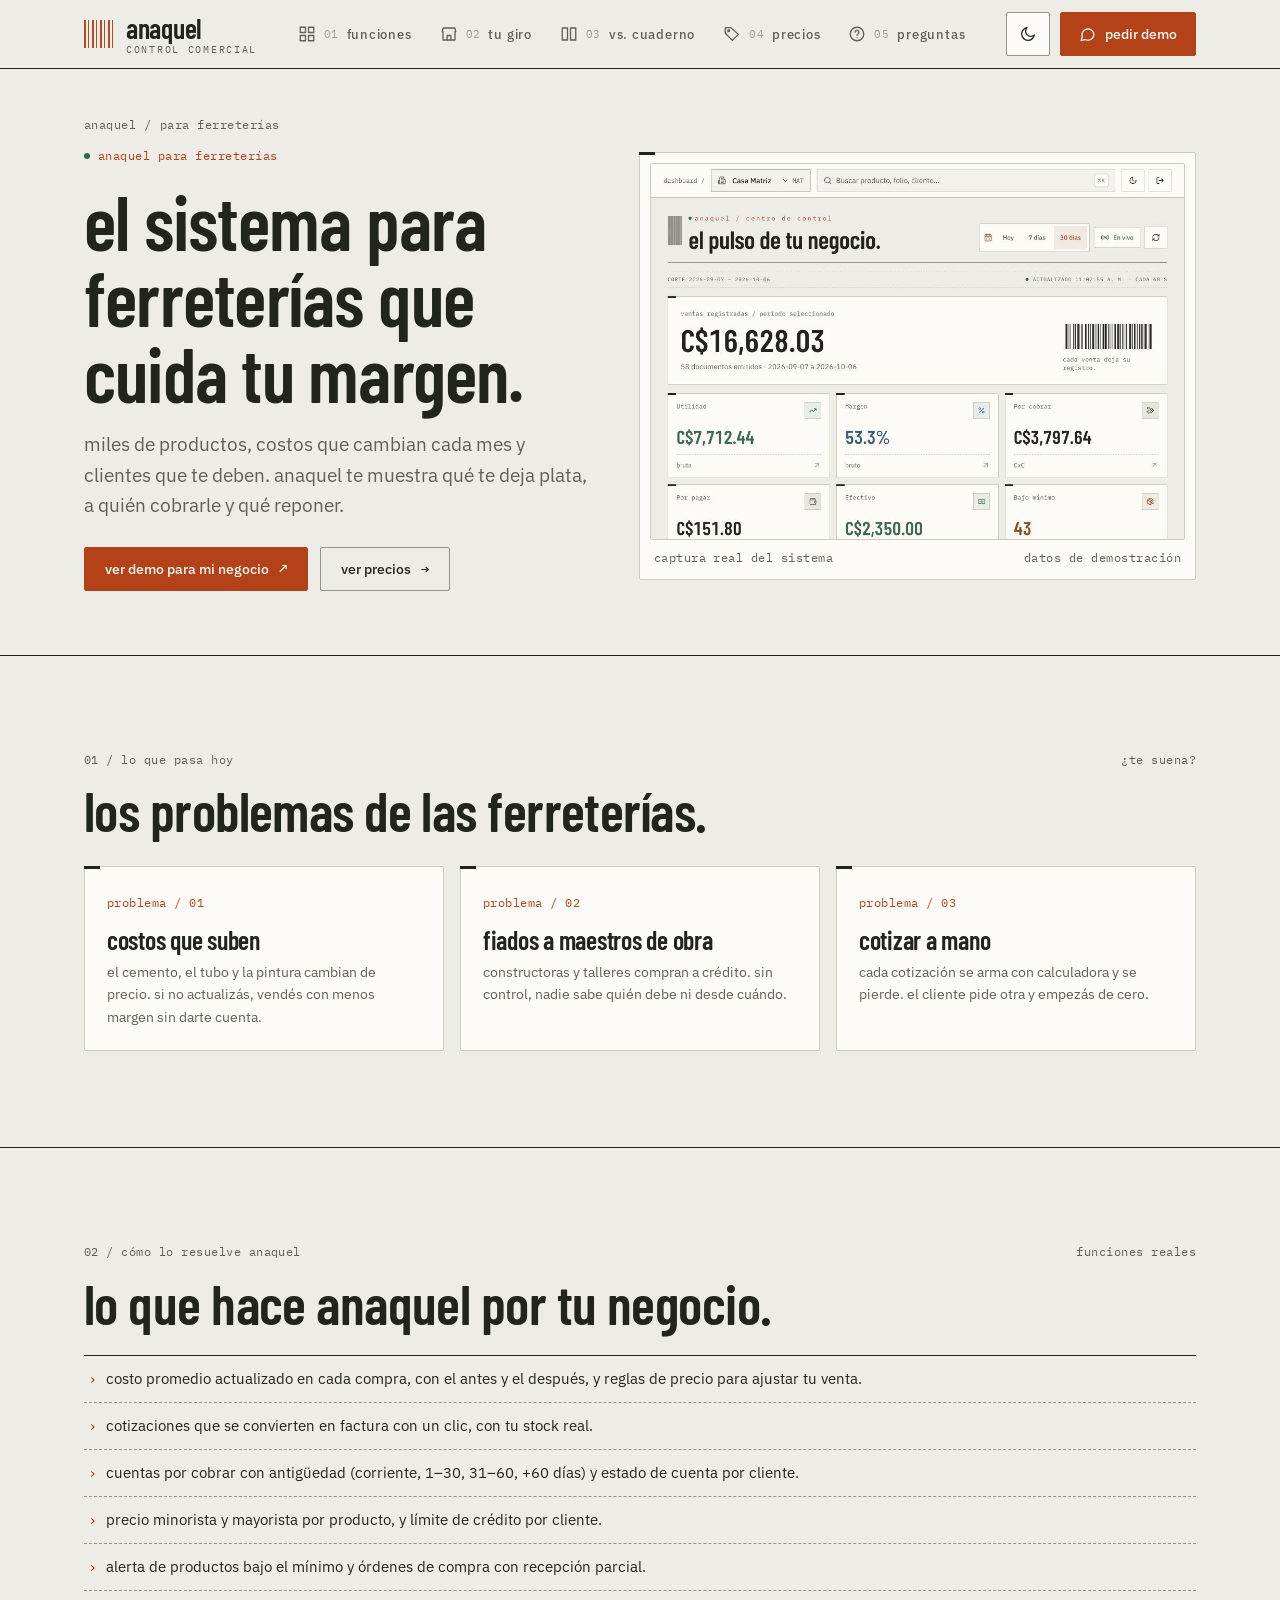
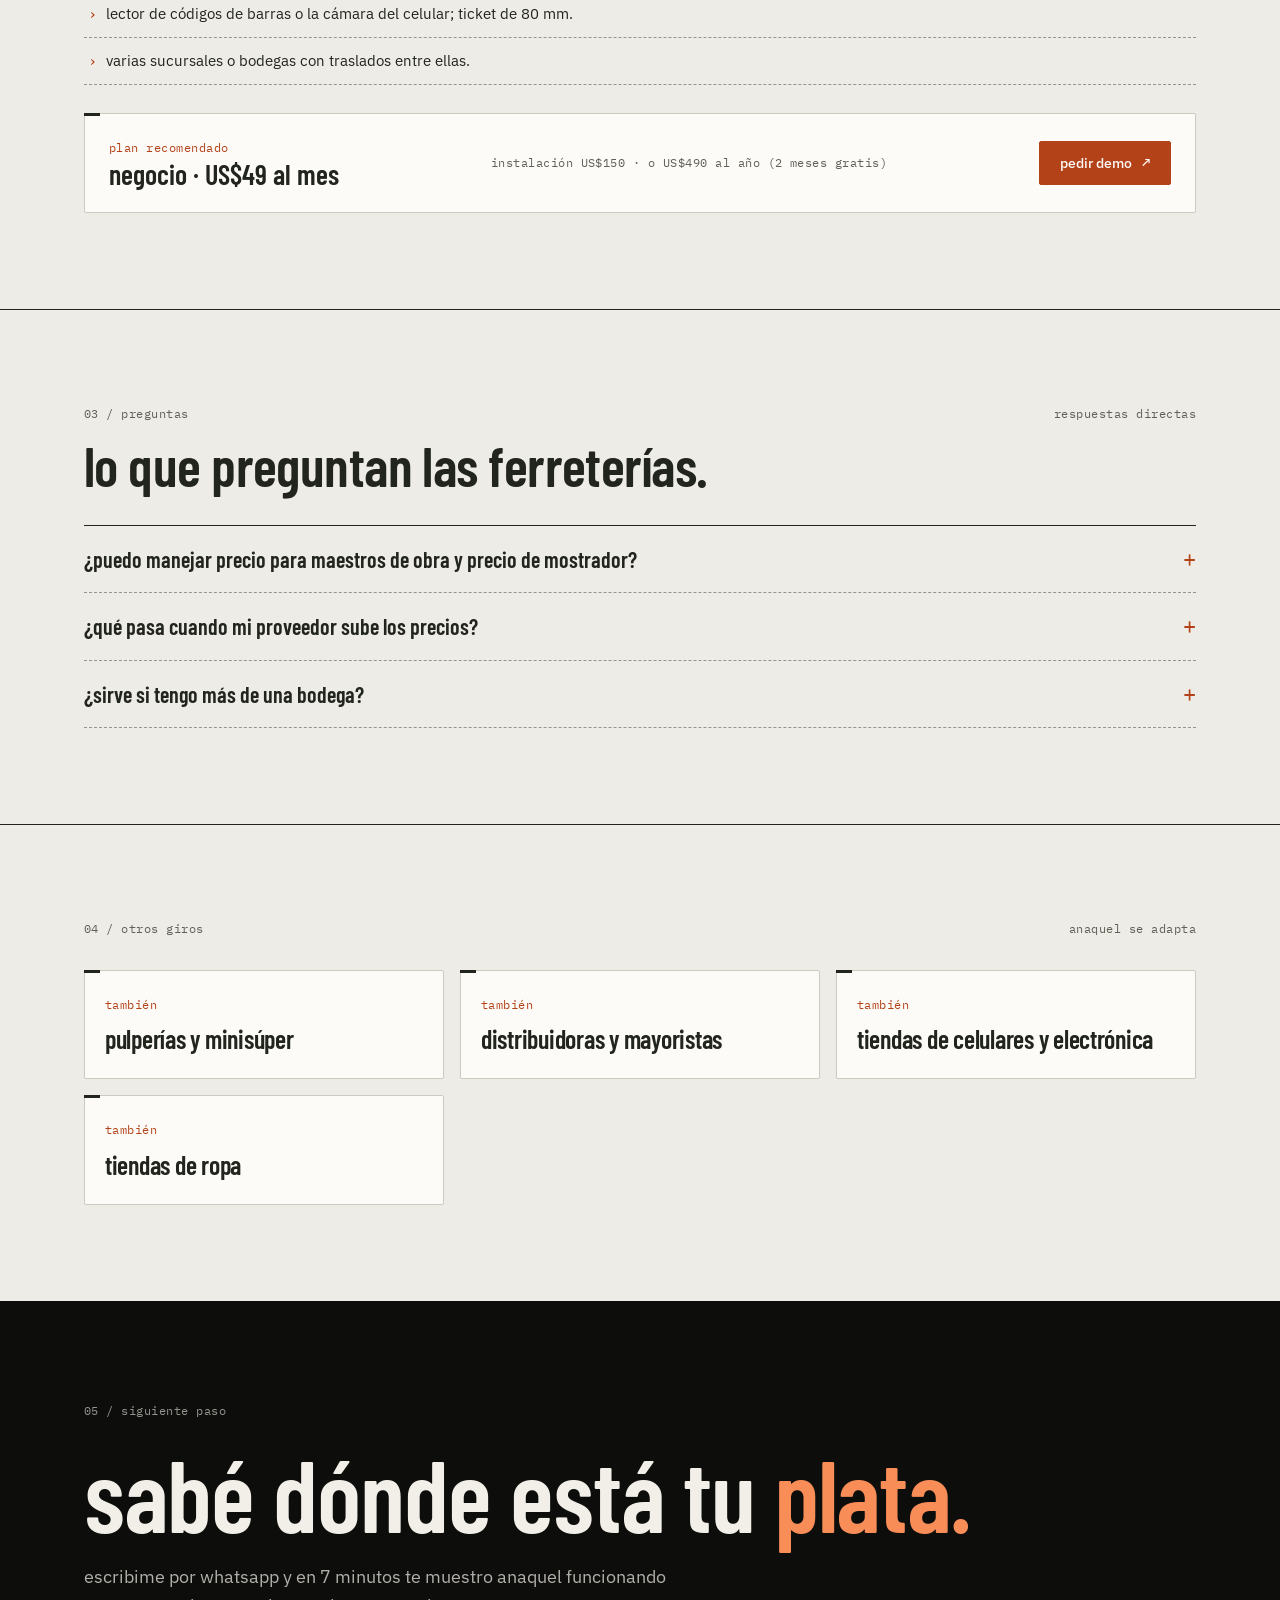
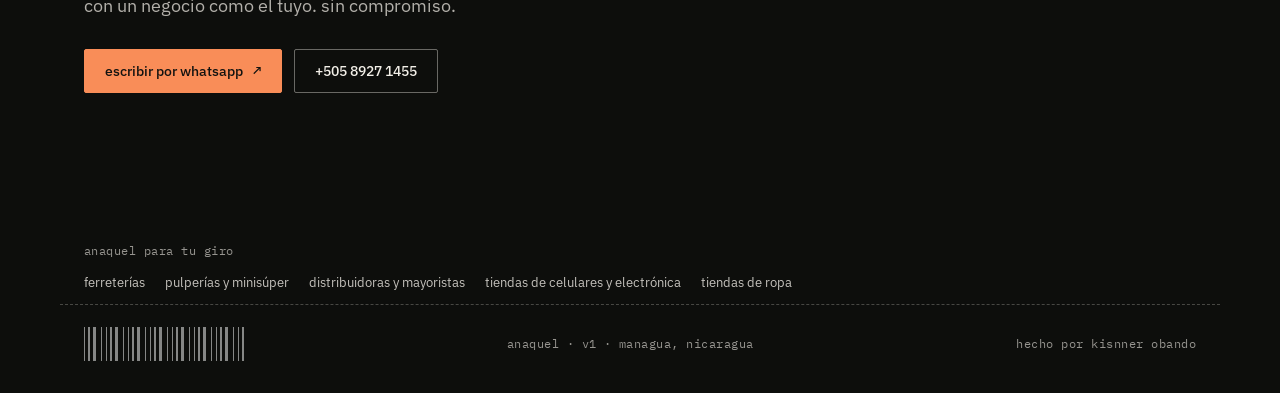
<file: ferreterias/index.html>
<!doctype html>
<html lang="es-NI">
<head>
<meta charset="utf-8">
<meta name="viewport" content="width=device-width,initial-scale=1">
<title>Sistema para ferreterías en Nicaragua | Anaquel</title>
<meta name="description" content="Inventario, punto de venta y cuentas por cobrar para ferreterías en Managua y Nicaragua. Cotizaciones, costos que suben y fiados a constructores bajo control.">
<link rel="canonical" href="https://kisnner26.github.io/anaquel-landing/ferreterias/">
<meta name="robots" content="index,follow,max-image-preview:large,max-snippet:-1">
<link rel="alternate" hreflang="es-NI" href="https://kisnner26.github.io/anaquel-landing/ferreterias/">
<link rel="alternate" hreflang="x-default" href="https://kisnner26.github.io/anaquel-landing/ferreterias/">
<meta name="author" content="Kisnner Obando">
<meta property="og:site_name" content="Anaquel">
<meta property="og:locale" content="es_NI">
<meta property="og:type" content="website">
<meta property="og:url" content="https://kisnner26.github.io/anaquel-landing/ferreterias/">
<meta property="og:title" content="Sistema para ferreterías en Nicaragua | Anaquel">
<meta property="og:description" content="Inventario, punto de venta y cuentas por cobrar para ferreterías en Managua y Nicaragua. Cotizaciones, costos que suben y fiados a constructores bajo control.">
<meta property="og:image" content="https://kisnner26.github.io/anaquel-landing/assets/og-image.jpg">
<meta property="og:image:width" content="1200">
<meta property="og:image:height" content="630">
<meta property="og:image:alt" content="Tablero de Anaquel con ventas, utilidad, margen y cuentas por cobrar">
<meta name="twitter:card" content="summary_large_image">
<meta name="twitter:title" content="Sistema para ferreterías en Nicaragua | Anaquel">
<meta name="twitter:description" content="Inventario, punto de venta y cuentas por cobrar para ferreterías en Managua y Nicaragua. Cotizaciones, costos que suben y fiados a constructores bajo control.">
<meta name="twitter:image" content="https://kisnner26.github.io/anaquel-landing/assets/og-image.jpg">
<meta name="theme-color" content="#ebe8e1" media="(prefers-color-scheme: light)">
<meta name="theme-color" content="#121311" media="(prefers-color-scheme: dark)">
<link rel="icon" type="image/svg+xml" href="../assets/favicon.svg">
<link rel="preconnect" href="https://fonts.googleapis.com">
<link rel="preconnect" href="https://fonts.gstatic.com" crossorigin>
<link href="https://fonts.googleapis.com/css2?family=Barlow+Condensed:wght@500;600;700&family=IBM+Plex+Mono:wght@400;500&family=IBM+Plex+Sans:wght@400;500;600&display=swap" rel="stylesheet">
<link rel="stylesheet" href="../assets/anaquel.css?v=edc1b4f9">
<script type="application/ld+json">{"@context":"https://schema.org","@type":"Organization","@id":"https://kisnner26.github.io/anaquel-landing/#org","name":"Anaquel","url":"https://kisnner26.github.io/anaquel-landing/","logo":"https://kisnner26.github.io/anaquel-landing/assets/favicon.svg","founder":{"@type":"Person","name":"Kisnner Obando"},"areaServed":[{"@type":"City","name":"Managua"},{"@type":"Country","name":"Nicaragua"}],"contactPoint":{"@type":"ContactPoint","telephone":"+505-8927-1455","contactType":"sales","availableLanguage":"es"}}</script>
<script type="application/ld+json">{"@context":"https://schema.org","@type":"BreadcrumbList","itemListElement":[{"@type":"ListItem","position":1,"name":"Anaquel","item":"https://kisnner26.github.io/anaquel-landing/"},{"@type":"ListItem","position":2,"name":"Para ferreterías","item":"https://kisnner26.github.io/anaquel-landing/ferreterias/"}]}</script>
<script type="application/ld+json">{"@context":"https://schema.org","@type":"FAQPage","mainEntity":[{"@type":"Question","name":"¿puedo manejar precio para maestros de obra y precio de mostrador?","acceptedAnswer":{"@type":"Answer","text":"Sí. Cada producto tiene precio minorista y mayorista, y podés definir cuál usar con cada cliente."}},{"@type":"Question","name":"¿qué pasa cuando mi proveedor sube los precios?","acceptedAnswer":{"@type":"Answer","text":"Al recibir la compra, el costo promedio se actualiza y ves el antes y el después. Con las reglas de precio podés reajustar tu venta para no perder margen."}},{"@type":"Question","name":"¿sirve si tengo más de una bodega?","acceptedAnswer":{"@type":"Answer","text":"Sí. Cada sucursal o bodega tiene su stock y podés trasladar mercadería entre ellas."}}]}</script>
<script type="application/ld+json">{"@context":"https://schema.org","@type":"WebPage","name":"Sistema para ferreterías en Nicaragua | Anaquel","url":"https://kisnner26.github.io/anaquel-landing/ferreterias/","inLanguage":"es-NI","isPartOf":{"@id":"https://kisnner26.github.io/anaquel-landing/#app"},"about":{"@id":"https://kisnner26.github.io/anaquel-landing/#app"}}</script>
</head>
<body>
<a class="skip" href="#top">saltar al contenido</a>
<header class="top" data-nav>
  <div class="w bar">
    <a class="brand" href="../" aria-label="anaquel, inicio">
      <span class="barcode" aria-hidden="true"></span>
      <span><b>anaquel</b><small>control comercial</small></span>
    </a>
    <nav class="menu" aria-label="Secciones"><a href="../#funciones" data-sec="funciones"><svg class="ic" width="18" height="18" viewBox="0 0 24 24" fill="none" stroke="currentColor" stroke-width="1.75" stroke-linecap="round" stroke-linejoin="round" aria-hidden="true" focusable="false"><rect x="3" y="3" width="7" height="7"/><rect x="14" y="3" width="7" height="7"/><rect x="3" y="14" width="7" height="7"/><rect x="14" y="14" width="7" height="7"/></svg><span class="n">01</span><span class="t">funciones</span></a><a href="../#giros" data-sec="giros"><svg class="ic" width="18" height="18" viewBox="0 0 24 24" fill="none" stroke="currentColor" stroke-width="1.75" stroke-linecap="round" stroke-linejoin="round" aria-hidden="true" focusable="false"><path d="M3 9l1.2-5h15.6L21 9"/><path d="M4 9v11h16V9"/><path d="M9.5 20v-6h5v6"/></svg><span class="n">02</span><span class="t">tu giro</span></a><a href="../#comparar" data-sec="comparar"><svg class="ic" width="18" height="18" viewBox="0 0 24 24" fill="none" stroke="currentColor" stroke-width="1.75" stroke-linecap="round" stroke-linejoin="round" aria-hidden="true" focusable="false"><rect x="3" y="4" width="7" height="16"/><rect x="14" y="4" width="7" height="16"/></svg><span class="n">03</span><span class="t">vs. cuaderno</span></a><a href="../#precios" data-sec="precios"><svg class="ic" width="18" height="18" viewBox="0 0 24 24" fill="none" stroke="currentColor" stroke-width="1.75" stroke-linecap="round" stroke-linejoin="round" aria-hidden="true" focusable="false"><path d="M20.5 12.5l-8 8-9.5-9.5V3.5h7.5z"/><circle cx="7.5" cy="7.5" r="1.2"/></svg><span class="n">04</span><span class="t">precios</span></a><a href="../#faq" data-sec="faq"><svg class="ic" width="18" height="18" viewBox="0 0 24 24" fill="none" stroke="currentColor" stroke-width="1.75" stroke-linecap="round" stroke-linejoin="round" aria-hidden="true" focusable="false"><circle cx="12" cy="12" r="9"/><path d="M9.6 9.4a2.5 2.5 0 015 .6c0 1.8-2.6 2-2.6 3.6"/><path d="M12 17.2h.01"/></svg><span class="n">05</span><span class="t">preguntas</span></a></nav>
    <div class="actions">
      <button class="theme" type="button" data-theme-toggle aria-pressed="false" aria-label="Cambiar entre tema claro y oscuro" title="Cambiar tema"><svg class="i-moon" width="18" height="18" viewBox="0 0 24 24" fill="none" stroke="currentColor" stroke-width="1.75" stroke-linecap="round" stroke-linejoin="round" aria-hidden="true" focusable="false"><path d="M20.5 13.2A8.5 8.5 0 1110.8 3.5a6.8 6.8 0 009.7 9.7z"/></svg><svg class="i-sun" width="18" height="18" viewBox="0 0 24 24" fill="none" stroke="currentColor" stroke-width="1.75" stroke-linecap="round" stroke-linejoin="round" aria-hidden="true" focusable="false"><circle cx="12" cy="12" r="4"/><path d="M12 2.5v2M12 19.5v2M4.6 4.6l1.4 1.4M18 18l1.4 1.4M2.5 12h2M19.5 12h2M4.6 19.4L6 18M18 6l1.4-1.4"/></svg></button>
      <a class="btn cta" href="https://wa.me/50589271455?text=Hola%2C%20quiero%20ver%20la%20demo%20de%20Anaquel" target="_blank" rel="noopener"><svg class="ic" width="17" height="17" viewBox="0 0 24 24" fill="none" stroke="currentColor" stroke-width="1.75" stroke-linecap="round" stroke-linejoin="round" aria-hidden="true" focusable="false"><path d="M21 11.5a8.5 8.5 0 01-12.4 7.6L3 20.5l1.5-5.2A8.5 8.5 0 1121 11.5z"/></svg><span>pedir demo</span></a>
      <button class="burger" type="button" aria-expanded="false" aria-controls="mobile-menu" aria-label="Abrir menú" data-burger><svg class="i-open" width="22" height="22" viewBox="0 0 24 24" fill="none" stroke="currentColor" stroke-width="1.75" stroke-linecap="round" stroke-linejoin="round" aria-hidden="true" focusable="false"><path d="M4 7h16M4 12h16M4 17h16"/></svg><svg class="i-close" width="22" height="22" viewBox="0 0 24 24" fill="none" stroke="currentColor" stroke-width="1.75" stroke-linecap="round" stroke-linejoin="round" aria-hidden="true" focusable="false"><path d="M6 6l12 12M18 6L6 18"/></svg></button>
    </div>
  </div>
  <div class="drawer" id="mobile-menu" hidden>
    <div class="w">
      <span class="code">navegación</span>
      <nav aria-label="Secciones (móvil)"><a href="../#funciones" data-sec="funciones"><svg class="ic" width="22" height="22" viewBox="0 0 24 24" fill="none" stroke="currentColor" stroke-width="1.75" stroke-linecap="round" stroke-linejoin="round" aria-hidden="true" focusable="false"><rect x="3" y="3" width="7" height="7"/><rect x="14" y="3" width="7" height="7"/><rect x="3" y="14" width="7" height="7"/><rect x="14" y="14" width="7" height="7"/></svg><span class="t">funciones</span><span class="n">01</span></a><a href="../#giros" data-sec="giros"><svg class="ic" width="22" height="22" viewBox="0 0 24 24" fill="none" stroke="currentColor" stroke-width="1.75" stroke-linecap="round" stroke-linejoin="round" aria-hidden="true" focusable="false"><path d="M3 9l1.2-5h15.6L21 9"/><path d="M4 9v11h16V9"/><path d="M9.5 20v-6h5v6"/></svg><span class="t">tu giro</span><span class="n">02</span></a><a href="../#comparar" data-sec="comparar"><svg class="ic" width="22" height="22" viewBox="0 0 24 24" fill="none" stroke="currentColor" stroke-width="1.75" stroke-linecap="round" stroke-linejoin="round" aria-hidden="true" focusable="false"><rect x="3" y="4" width="7" height="16"/><rect x="14" y="4" width="7" height="16"/></svg><span class="t">vs. cuaderno</span><span class="n">03</span></a><a href="../#precios" data-sec="precios"><svg class="ic" width="22" height="22" viewBox="0 0 24 24" fill="none" stroke="currentColor" stroke-width="1.75" stroke-linecap="round" stroke-linejoin="round" aria-hidden="true" focusable="false"><path d="M20.5 12.5l-8 8-9.5-9.5V3.5h7.5z"/><circle cx="7.5" cy="7.5" r="1.2"/></svg><span class="t">precios</span><span class="n">04</span></a><a href="../#faq" data-sec="faq"><svg class="ic" width="22" height="22" viewBox="0 0 24 24" fill="none" stroke="currentColor" stroke-width="1.75" stroke-linecap="round" stroke-linejoin="round" aria-hidden="true" focusable="false"><circle cx="12" cy="12" r="9"/><path d="M9.6 9.4a2.5 2.5 0 015 .6c0 1.8-2.6 2-2.6 3.6"/><path d="M12 17.2h.01"/></svg><span class="t">preguntas</span><span class="n">05</span></a></nav>
      <a class="btn cta big" href="https://wa.me/50589271455?text=Hola%2C%20quiero%20ver%20la%20demo%20de%20Anaquel" target="_blank" rel="noopener"><svg class="ic" width="20" height="20" viewBox="0 0 24 24" fill="none" stroke="currentColor" stroke-width="1.75" stroke-linecap="round" stroke-linejoin="round" aria-hidden="true" focusable="false"><path d="M21 11.5a8.5 8.5 0 01-12.4 7.6L3 20.5l1.5-5.2A8.5 8.5 0 1121 11.5z"/></svg><span>pedir demo por whatsapp</span><svg class="arr" width="18" height="18" viewBox="0 0 24 24" fill="none" stroke="currentColor" stroke-width="1.75" stroke-linecap="round" stroke-linejoin="round" aria-hidden="true" focusable="false"><path d="M7 17L17 7M8 7h9v9"/></svg></a>
      <p class="code">+505 8927 1455 · managua, nicaragua</p>
    </div>
  </div>
</header>
<main id="top">
<section class="page-hero">
  <div class="w">
    <nav class="code crumbs" aria-label="Ruta de navegación"><a href="../">anaquel</a><span>/</span><span>para ferreterías</span></nav>
    <div class="two">
      <div>
        <span class="code accent"><i></i>anaquel para ferreterías</span>
        <h1>el sistema para ferreterías que cuida tu margen.</h1>
        <p class="slead">miles de productos, costos que cambian cada mes y clientes que te deben. anaquel te muestra qué te deja plata, a quién cobrarle y qué reponer.</p>
        <div class="cta">
          <a class="btn" href="https://wa.me/50589271455?text=Hola%2C%20tengo%20una%20ferreter%C3%ADa%20y%20quiero%20ver%20la%20demo%20de%20Anaquel" target="_blank" rel="noopener">ver demo para mi negocio <span class="arr" aria-hidden="true">↗</span></a>
          <a class="btn outline" href="../#precios">ver precios <span class="arr" aria-hidden="true">→</span></a>
        </div>
      </div>
      <figure class="panel shot"><img src="../assets/dashboard.png" width="1024" height="720" fetchpriority="high" alt="Tablero de Anaquel con ventas, utilidad y bajo mínimo para una ferretería"><figcaption><span class="code">captura real del sistema</span><span class="code">datos de demostración</span></figcaption></figure>
    </div>
  </div>
</section>

<section>
  <div class="w">
    <div class="sec-head"><span class="code">01 / lo que pasa hoy</span><span class="code">¿te suena?</span></div>
    <h2 class="stitle">los problemas de las ferreterías.</h2>
    <div class="pains3"><div class="panel"><span class="code accent">problema / 01</span><h3>costos que suben</h3><p>el cemento, el tubo y la pintura cambian de precio. si no actualizás, vendés con menos margen sin darte cuenta.</p></div><div class="panel"><span class="code accent">problema / 02</span><h3>fiados a maestros de obra</h3><p>constructoras y talleres compran a crédito. sin control, nadie sabe quién debe ni desde cuándo.</p></div><div class="panel"><span class="code accent">problema / 03</span><h3>cotizar a mano</h3><p>cada cotización se arma con calculadora y se pierde. el cliente pide otra y empezás de cero.</p></div></div>
  </div>
</section>

<section>
  <div class="w">
    <div class="sec-head"><span class="code">02 / cómo lo resuelve anaquel</span><span class="code">funciones reales</span></div>
    <h2 class="stitle">lo que hace anaquel por tu negocio.</h2>
    <ul class="solves"><li>costo promedio actualizado en cada compra, con el antes y el después, y reglas de precio para ajustar tu venta.</li><li>cotizaciones que se convierten en factura con un clic, con tu stock real.</li><li>cuentas por cobrar con antigüedad (corriente, 1–30, 31–60, +60 días) y estado de cuenta por cliente.</li><li>precio minorista y mayorista por producto, y límite de crédito por cliente.</li><li>alerta de productos bajo el mínimo y órdenes de compra con recepción parcial.</li><li>lector de códigos de barras o la cámara del celular; ticket de 80 mm.</li><li>varias sucursales o bodegas con traslados entre ellas.</li></ul>
    <div class="panel rec">
      <div><span class="code accent">plan recomendado</span><br><b>negocio · US$49 al mes</b></div>
      <span class="code">instalación US$150 · o US$490 al año (2 meses gratis)</span>
      <a class="btn" href="https://wa.me/50589271455?text=Hola%2C%20tengo%20una%20ferreter%C3%ADa%20y%20quiero%20ver%20la%20demo%20de%20Anaquel" target="_blank" rel="noopener">pedir demo <span class="arr" aria-hidden="true">↗</span></a>
    </div>
  </div>
</section>

<section>
  <div class="w">
    <div class="sec-head"><span class="code">03 / preguntas</span><span class="code">respuestas directas</span></div>
    <h2 class="stitle">lo que preguntan las ferreterías.</h2>
    <div class="faq"><details><summary>¿puedo manejar precio para maestros de obra y precio de mostrador?</summary><p>Sí. Cada producto tiene precio minorista y mayorista, y podés definir cuál usar con cada cliente.</p></details><details><summary>¿qué pasa cuando mi proveedor sube los precios?</summary><p>Al recibir la compra, el costo promedio se actualiza y ves el antes y el después. Con las reglas de precio podés reajustar tu venta para no perder margen.</p></details><details><summary>¿sirve si tengo más de una bodega?</summary><p>Sí. Cada sucursal o bodega tiene su stock y podés trasladar mercadería entre ellas.</p></details></div>
  </div>
</section>

<section>
  <div class="w">
    <div class="sec-head"><span class="code">04 / otros giros</span><span class="code">anaquel se adapta</span></div>
    <div class="niches"><a class="panel" href="../pulperias/"><span class="code accent">también</span><h3>pulperías y minisúper</h3></a><a class="panel" href="../distribuidoras/"><span class="code accent">también</span><h3>distribuidoras y mayoristas</h3></a><a class="panel" href="../celulares-y-electronica/"><span class="code accent">también</span><h3>tiendas de celulares y electrónica</h3></a><a class="panel" href="../tiendas-de-ropa/"><span class="code accent">también</span><h3>tiendas de ropa</h3></a></div>
  </div>
</section>

<section class="final">
  <div class="w">
    <span class="code">05 / siguiente paso</span>
    <h2>sabé dónde está tu <em>plata.</em></h2>
    <p>escribime por whatsapp y en 7 minutos te muestro anaquel funcionando con un negocio como el tuyo. sin compromiso.</p>
    <div class="cta">
      <a class="btn" href="https://wa.me/50589271455?text=Hola%2C%20tengo%20una%20ferreter%C3%ADa%20y%20quiero%20ver%20la%20demo%20de%20Anaquel" target="_blank" rel="noopener">escribir por whatsapp <span class="arr" aria-hidden="true">↗</span></a>
      <a class="btn outline" href="tel:+50589271455">+505 8927 1455</a>
    </div>
  </div>
</section>
</main>
<footer class="foot">
  <div class="w foot-top">
    <div><span class="code">anaquel para tu giro</span><nav class="foot-links" aria-label="Giros"><a href="../ferreterias/">ferreterías</a><a href="../pulperias/">pulperías y minisúper</a><a href="../distribuidoras/">distribuidoras y mayoristas</a><a href="../celulares-y-electronica/">tiendas de celulares y electrónica</a><a href="../tiendas-de-ropa/">tiendas de ropa</a></nav></div>
  </div>
  <div class="w">
    <span class="barcode light" aria-hidden="true"></span>
    <span class="code">anaquel · v1 · managua, nicaragua</span>
    <span class="code">hecho por kisnner obando</span>
  </div>
</footer>
<script src="../assets/theme.js?v=a31f3c97"></script>
<script src="../assets/nav.js?v=61802637" defer></script>
</body>
</html>
</file>
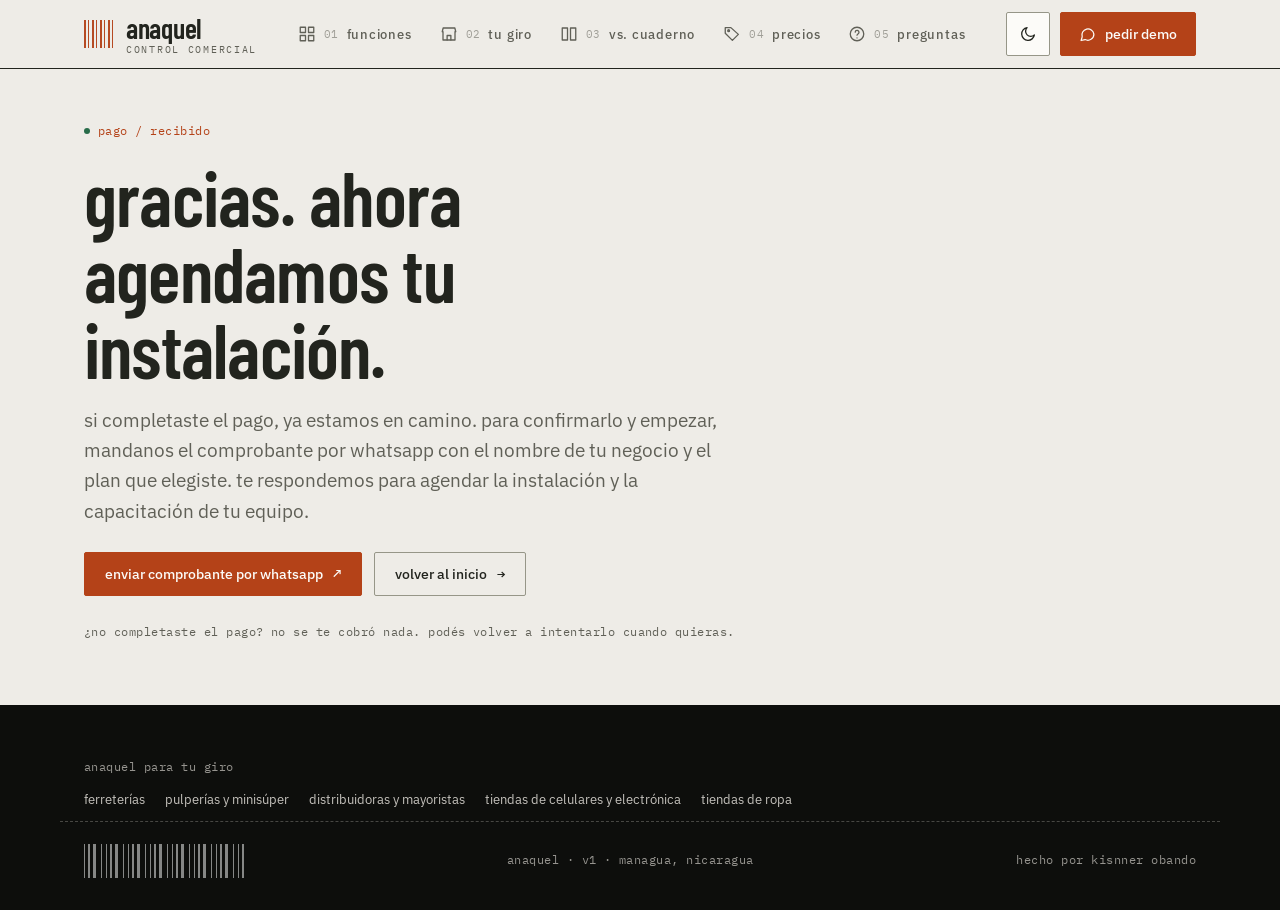
<file: gracias/index.html>
<!doctype html>
<html lang="es-NI">
<head>
<meta charset="utf-8">
<meta name="viewport" content="width=device-width,initial-scale=1">
<title>Gracias por tu pago | Anaquel</title>
<meta name="description" content="Recibimos tu solicitud de pago. Enviá tu comprobante por WhatsApp y agendamos la instalación de Anaquel.">
<link rel="canonical" href="https://kisnner26.github.io/anaquel-landing/gracias/">
<meta name="robots" content="noindex,nofollow">
<link rel="alternate" hreflang="es-NI" href="https://kisnner26.github.io/anaquel-landing/ferreterias/">
<link rel="alternate" hreflang="x-default" href="https://kisnner26.github.io/anaquel-landing/ferreterias/">
<meta name="author" content="Kisnner Obando">
<meta property="og:site_name" content="Anaquel">
<meta property="og:locale" content="es_NI">
<meta property="og:type" content="website">
<meta property="og:url" content="https://kisnner26.github.io/anaquel-landing/ferreterias/">
<meta property="og:title" content="Sistema para ferreterías en Nicaragua | Anaquel">
<meta property="og:description" content="Inventario, punto de venta y cuentas por cobrar para ferreterías en Managua y Nicaragua. Cotizaciones, costos que suben y fiados a constructores bajo control.">
<meta property="og:image" content="https://kisnner26.github.io/anaquel-landing/assets/og-image.jpg">
<meta property="og:image:width" content="1200">
<meta property="og:image:height" content="630">
<meta property="og:image:alt" content="Tablero de Anaquel con ventas, utilidad, margen y cuentas por cobrar">
<meta name="twitter:card" content="summary_large_image">
<meta name="twitter:title" content="Sistema para ferreterías en Nicaragua | Anaquel">
<meta name="twitter:description" content="Inventario, punto de venta y cuentas por cobrar para ferreterías en Managua y Nicaragua. Cotizaciones, costos que suben y fiados a constructores bajo control.">
<meta name="twitter:image" content="https://kisnner26.github.io/anaquel-landing/assets/og-image.jpg">
<meta name="theme-color" content="#ebe8e1" media="(prefers-color-scheme: light)">
<meta name="theme-color" content="#121311" media="(prefers-color-scheme: dark)">
<link rel="icon" type="image/svg+xml" href="../assets/favicon.svg">
<link rel="preconnect" href="https://fonts.googleapis.com">
<link rel="preconnect" href="https://fonts.gstatic.com" crossorigin>
<link href="https://fonts.googleapis.com/css2?family=Barlow+Condensed:wght@500;600;700&family=IBM+Plex+Mono:wght@400;500&family=IBM+Plex+Sans:wght@400;500;600&display=swap" rel="stylesheet">
<link rel="stylesheet" href="../assets/anaquel.css?v=edc1b4f9">
</head>
<body>
<a class="skip" href="#top">saltar al contenido</a>
<header class="top" data-nav>
  <div class="w bar">
    <a class="brand" href="../" aria-label="anaquel, inicio">
      <span class="barcode" aria-hidden="true"></span>
      <span><b>anaquel</b><small>control comercial</small></span>
    </a>
    <nav class="menu" aria-label="Secciones"><a href="../#funciones" data-sec="funciones"><svg class="ic" width="18" height="18" viewBox="0 0 24 24" fill="none" stroke="currentColor" stroke-width="1.75" stroke-linecap="round" stroke-linejoin="round" aria-hidden="true" focusable="false"><rect x="3" y="3" width="7" height="7"/><rect x="14" y="3" width="7" height="7"/><rect x="3" y="14" width="7" height="7"/><rect x="14" y="14" width="7" height="7"/></svg><span class="n">01</span><span class="t">funciones</span></a><a href="../#giros" data-sec="giros"><svg class="ic" width="18" height="18" viewBox="0 0 24 24" fill="none" stroke="currentColor" stroke-width="1.75" stroke-linecap="round" stroke-linejoin="round" aria-hidden="true" focusable="false"><path d="M3 9l1.2-5h15.6L21 9"/><path d="M4 9v11h16V9"/><path d="M9.5 20v-6h5v6"/></svg><span class="n">02</span><span class="t">tu giro</span></a><a href="../#comparar" data-sec="comparar"><svg class="ic" width="18" height="18" viewBox="0 0 24 24" fill="none" stroke="currentColor" stroke-width="1.75" stroke-linecap="round" stroke-linejoin="round" aria-hidden="true" focusable="false"><rect x="3" y="4" width="7" height="16"/><rect x="14" y="4" width="7" height="16"/></svg><span class="n">03</span><span class="t">vs. cuaderno</span></a><a href="../#precios" data-sec="precios"><svg class="ic" width="18" height="18" viewBox="0 0 24 24" fill="none" stroke="currentColor" stroke-width="1.75" stroke-linecap="round" stroke-linejoin="round" aria-hidden="true" focusable="false"><path d="M20.5 12.5l-8 8-9.5-9.5V3.5h7.5z"/><circle cx="7.5" cy="7.5" r="1.2"/></svg><span class="n">04</span><span class="t">precios</span></a><a href="../#faq" data-sec="faq"><svg class="ic" width="18" height="18" viewBox="0 0 24 24" fill="none" stroke="currentColor" stroke-width="1.75" stroke-linecap="round" stroke-linejoin="round" aria-hidden="true" focusable="false"><circle cx="12" cy="12" r="9"/><path d="M9.6 9.4a2.5 2.5 0 015 .6c0 1.8-2.6 2-2.6 3.6"/><path d="M12 17.2h.01"/></svg><span class="n">05</span><span class="t">preguntas</span></a></nav>
    <div class="actions">
      <button class="theme" type="button" data-theme-toggle aria-pressed="false" aria-label="Cambiar entre tema claro y oscuro" title="Cambiar tema"><svg class="i-moon" width="18" height="18" viewBox="0 0 24 24" fill="none" stroke="currentColor" stroke-width="1.75" stroke-linecap="round" stroke-linejoin="round" aria-hidden="true" focusable="false"><path d="M20.5 13.2A8.5 8.5 0 1110.8 3.5a6.8 6.8 0 009.7 9.7z"/></svg><svg class="i-sun" width="18" height="18" viewBox="0 0 24 24" fill="none" stroke="currentColor" stroke-width="1.75" stroke-linecap="round" stroke-linejoin="round" aria-hidden="true" focusable="false"><circle cx="12" cy="12" r="4"/><path d="M12 2.5v2M12 19.5v2M4.6 4.6l1.4 1.4M18 18l1.4 1.4M2.5 12h2M19.5 12h2M4.6 19.4L6 18M18 6l1.4-1.4"/></svg></button>
      <a class="btn cta" href="https://wa.me/50589271455?text=Hola%2C%20quiero%20ver%20la%20demo%20de%20Anaquel" target="_blank" rel="noopener"><svg class="ic" width="17" height="17" viewBox="0 0 24 24" fill="none" stroke="currentColor" stroke-width="1.75" stroke-linecap="round" stroke-linejoin="round" aria-hidden="true" focusable="false"><path d="M21 11.5a8.5 8.5 0 01-12.4 7.6L3 20.5l1.5-5.2A8.5 8.5 0 1121 11.5z"/></svg><span>pedir demo</span></a>
      <button class="burger" type="button" aria-expanded="false" aria-controls="mobile-menu" aria-label="Abrir menú" data-burger><svg class="i-open" width="22" height="22" viewBox="0 0 24 24" fill="none" stroke="currentColor" stroke-width="1.75" stroke-linecap="round" stroke-linejoin="round" aria-hidden="true" focusable="false"><path d="M4 7h16M4 12h16M4 17h16"/></svg><svg class="i-close" width="22" height="22" viewBox="0 0 24 24" fill="none" stroke="currentColor" stroke-width="1.75" stroke-linecap="round" stroke-linejoin="round" aria-hidden="true" focusable="false"><path d="M6 6l12 12M18 6L6 18"/></svg></button>
    </div>
  </div>
  <div class="drawer" id="mobile-menu" hidden>
    <div class="w">
      <span class="code">navegación</span>
      <nav aria-label="Secciones (móvil)"><a href="../#funciones" data-sec="funciones"><svg class="ic" width="22" height="22" viewBox="0 0 24 24" fill="none" stroke="currentColor" stroke-width="1.75" stroke-linecap="round" stroke-linejoin="round" aria-hidden="true" focusable="false"><rect x="3" y="3" width="7" height="7"/><rect x="14" y="3" width="7" height="7"/><rect x="3" y="14" width="7" height="7"/><rect x="14" y="14" width="7" height="7"/></svg><span class="t">funciones</span><span class="n">01</span></a><a href="../#giros" data-sec="giros"><svg class="ic" width="22" height="22" viewBox="0 0 24 24" fill="none" stroke="currentColor" stroke-width="1.75" stroke-linecap="round" stroke-linejoin="round" aria-hidden="true" focusable="false"><path d="M3 9l1.2-5h15.6L21 9"/><path d="M4 9v11h16V9"/><path d="M9.5 20v-6h5v6"/></svg><span class="t">tu giro</span><span class="n">02</span></a><a href="../#comparar" data-sec="comparar"><svg class="ic" width="22" height="22" viewBox="0 0 24 24" fill="none" stroke="currentColor" stroke-width="1.75" stroke-linecap="round" stroke-linejoin="round" aria-hidden="true" focusable="false"><rect x="3" y="4" width="7" height="16"/><rect x="14" y="4" width="7" height="16"/></svg><span class="t">vs. cuaderno</span><span class="n">03</span></a><a href="../#precios" data-sec="precios"><svg class="ic" width="22" height="22" viewBox="0 0 24 24" fill="none" stroke="currentColor" stroke-width="1.75" stroke-linecap="round" stroke-linejoin="round" aria-hidden="true" focusable="false"><path d="M20.5 12.5l-8 8-9.5-9.5V3.5h7.5z"/><circle cx="7.5" cy="7.5" r="1.2"/></svg><span class="t">precios</span><span class="n">04</span></a><a href="../#faq" data-sec="faq"><svg class="ic" width="22" height="22" viewBox="0 0 24 24" fill="none" stroke="currentColor" stroke-width="1.75" stroke-linecap="round" stroke-linejoin="round" aria-hidden="true" focusable="false"><circle cx="12" cy="12" r="9"/><path d="M9.6 9.4a2.5 2.5 0 015 .6c0 1.8-2.6 2-2.6 3.6"/><path d="M12 17.2h.01"/></svg><span class="t">preguntas</span><span class="n">05</span></a></nav>
      <a class="btn cta big" href="https://wa.me/50589271455?text=Hola%2C%20quiero%20ver%20la%20demo%20de%20Anaquel" target="_blank" rel="noopener"><svg class="ic" width="20" height="20" viewBox="0 0 24 24" fill="none" stroke="currentColor" stroke-width="1.75" stroke-linecap="round" stroke-linejoin="round" aria-hidden="true" focusable="false"><path d="M21 11.5a8.5 8.5 0 01-12.4 7.6L3 20.5l1.5-5.2A8.5 8.5 0 1121 11.5z"/></svg><span>pedir demo por whatsapp</span><svg class="arr" width="18" height="18" viewBox="0 0 24 24" fill="none" stroke="currentColor" stroke-width="1.75" stroke-linecap="round" stroke-linejoin="round" aria-hidden="true" focusable="false"><path d="M7 17L17 7M8 7h9v9"/></svg></a>
      <p class="code">+505 8927 1455 · managua, nicaragua</p>
    </div>
  </div>
</header>
<main id="top">
<section class="page-hero">
  <div class="w">
    <span class="code accent"><i></i>pago / recibido</span>
    <h1>gracias. ahora agendamos tu instalación.</h1>
    <p class="slead">si completaste el pago, ya estamos en camino. para confirmarlo y empezar, mandanos el comprobante por whatsapp con el nombre de tu negocio y el plan que elegiste. te respondemos para agendar la instalación y la capacitación de tu equipo.</p>
    <div class="cta">
      <a class="btn" href="https://wa.me/50589271455?text=Hola%2C%20ya%20hice%20el%20pago%20de%20Anaquel.%20Mi%20negocio%20es%3A%20" target="_blank" rel="noopener">enviar comprobante por whatsapp <span class="arr" aria-hidden="true">↗</span></a>
      <a class="btn outline" href="../">volver al inicio <span class="arr" aria-hidden="true">→</span></a>
    </div>
    <p class="code" style="margin-top:28px">¿no completaste el pago? no se te cobró nada. podés volver a intentarlo cuando quieras.</p>
  </div>
</section>
</main>
<footer class="foot">
  <div class="w foot-top">
    <div><span class="code">anaquel para tu giro</span><nav class="foot-links" aria-label="Giros"><a href="../ferreterias/">ferreterías</a><a href="../pulperias/">pulperías y minisúper</a><a href="../distribuidoras/">distribuidoras y mayoristas</a><a href="../celulares-y-electronica/">tiendas de celulares y electrónica</a><a href="../tiendas-de-ropa/">tiendas de ropa</a></nav></div>
  </div>
  <div class="w">
    <span class="barcode light" aria-hidden="true"></span>
    <span class="code">anaquel · v1 · managua, nicaragua</span>
    <span class="code">hecho por kisnner obando</span>
  </div>
</footer>
<script src="../assets/theme.js?v=a31f3c97"></script>
<script src="../assets/nav.js?v=61802637" defer></script>
</body>
</html>
</file>
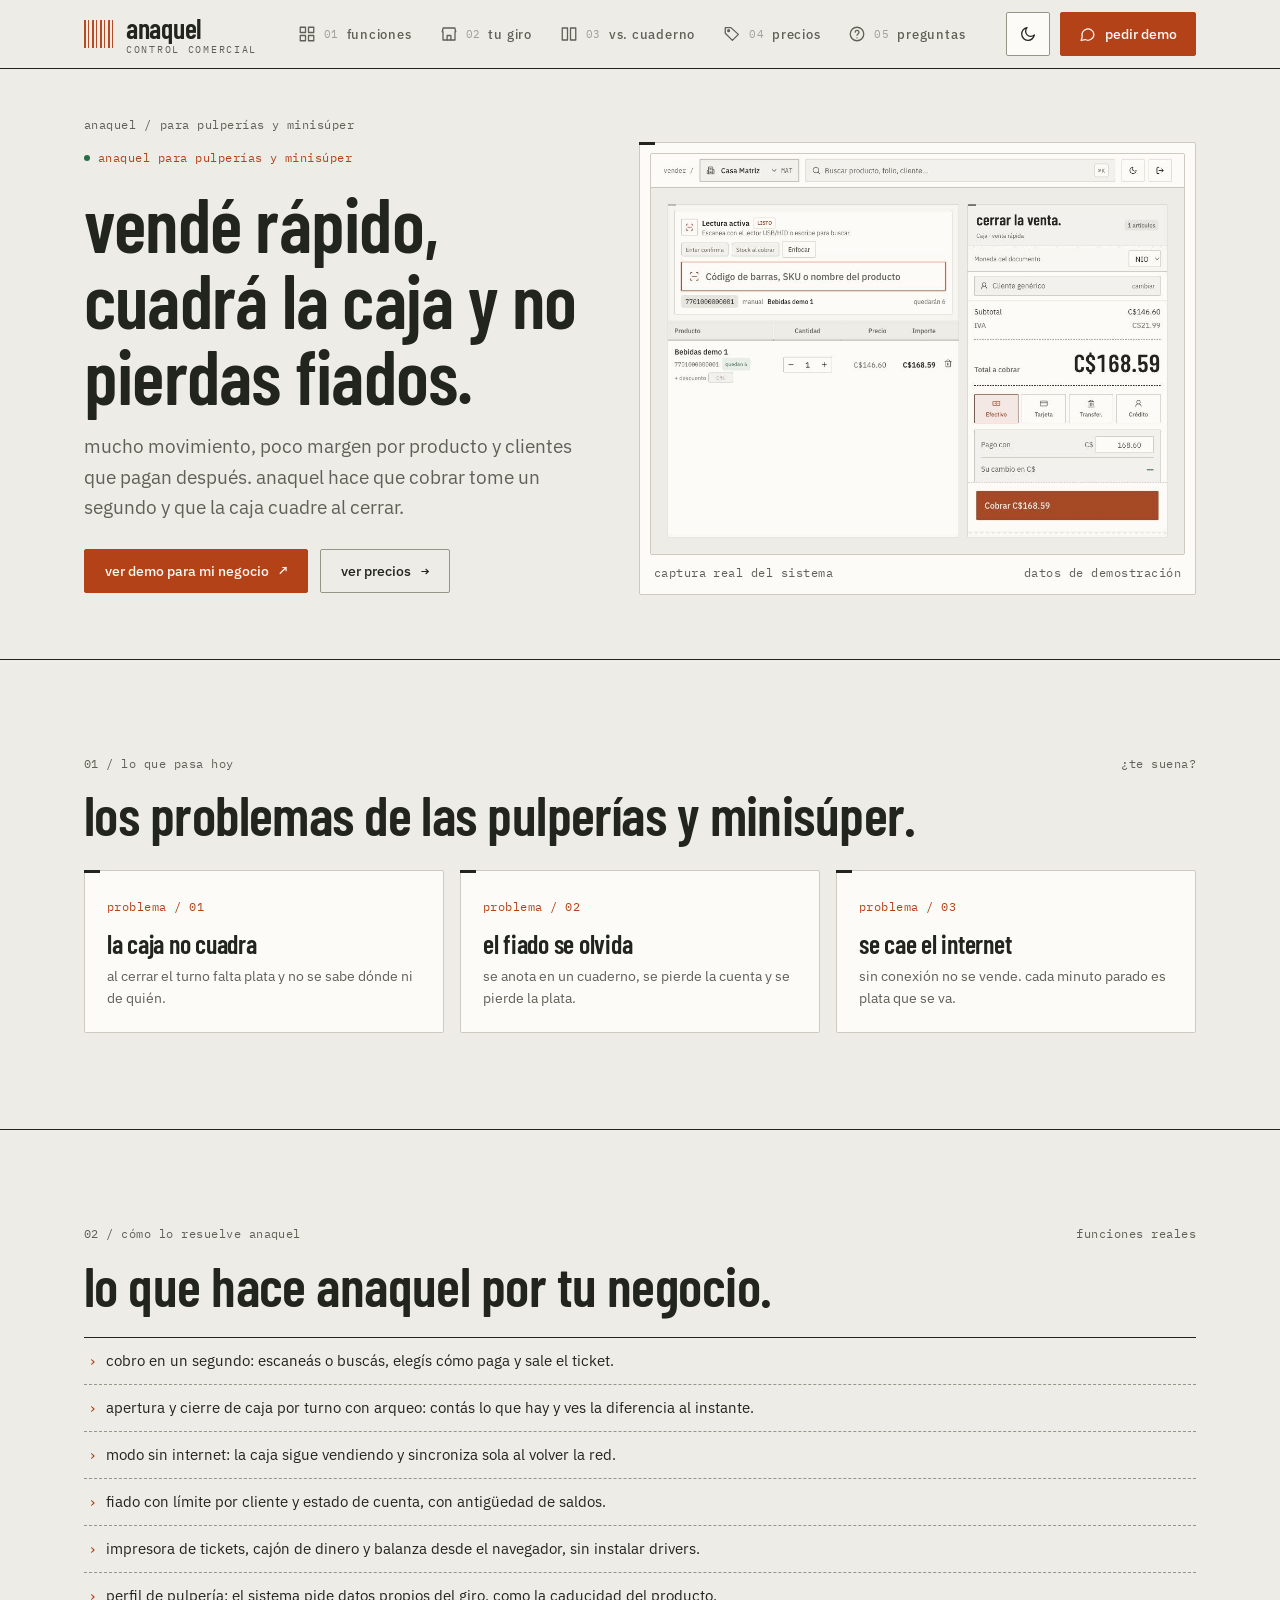
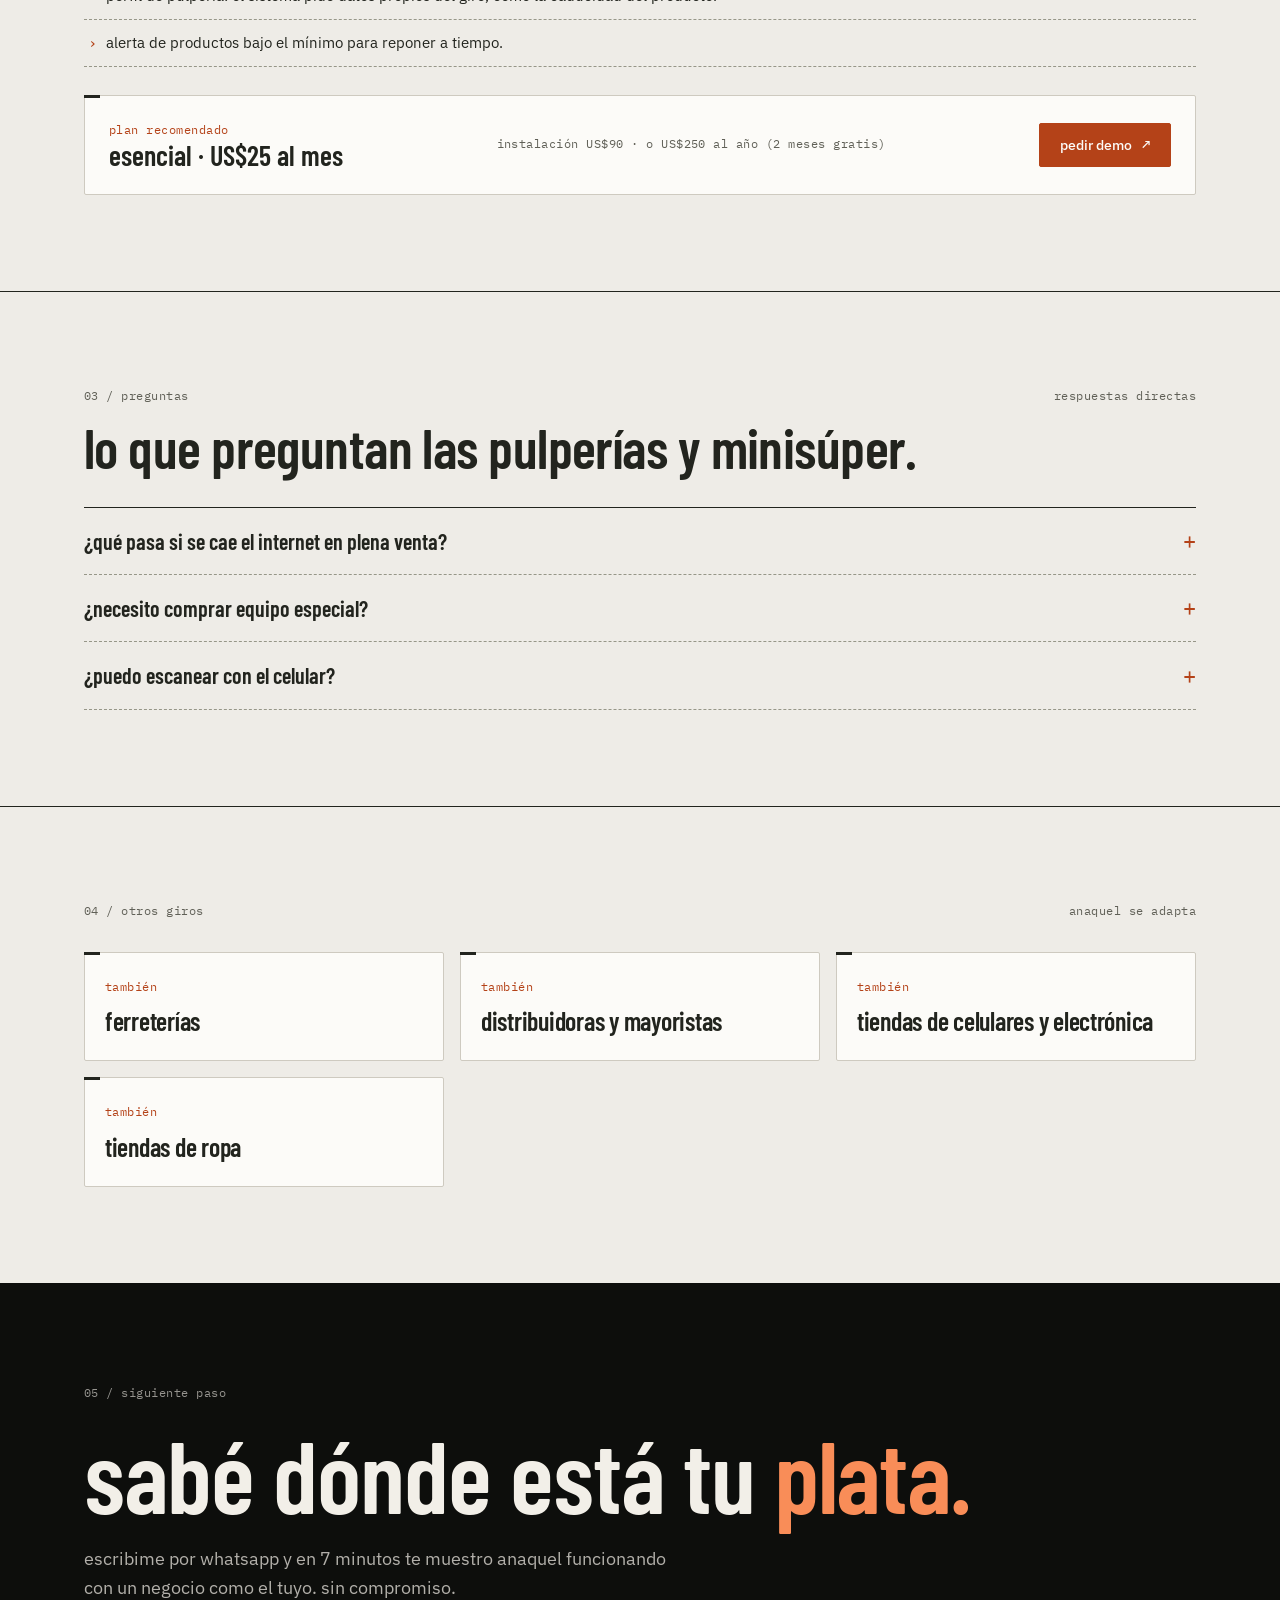
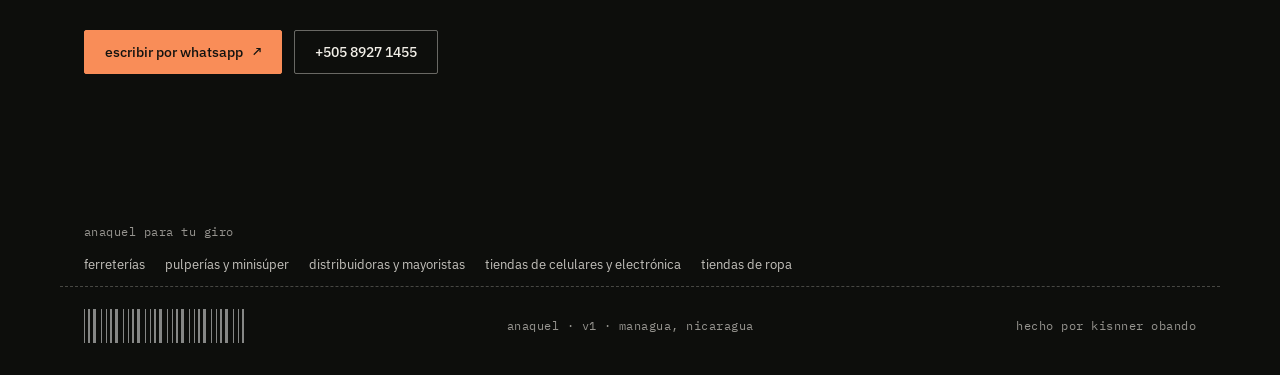
<file: pulperias/index.html>
<!doctype html>
<html lang="es-NI">
<head>
<meta charset="utf-8">
<meta name="viewport" content="width=device-width,initial-scale=1">
<title>Sistema para pulperías y minisúper en Nicaragua | Anaquel</title>
<meta name="description" content="Punto de venta rápido, caja con arqueo y control de fiados para pulperías y minisúper en Nicaragua. Funciona aunque se caiga el internet.">
<link rel="canonical" href="https://kisnner26.github.io/anaquel-landing/pulperias/">
<meta name="robots" content="index,follow,max-image-preview:large,max-snippet:-1">
<link rel="alternate" hreflang="es-NI" href="https://kisnner26.github.io/anaquel-landing/pulperias/">
<link rel="alternate" hreflang="x-default" href="https://kisnner26.github.io/anaquel-landing/pulperias/">
<meta name="author" content="Kisnner Obando">
<meta property="og:site_name" content="Anaquel">
<meta property="og:locale" content="es_NI">
<meta property="og:type" content="website">
<meta property="og:url" content="https://kisnner26.github.io/anaquel-landing/pulperias/">
<meta property="og:title" content="Sistema para pulperías y minisúper en Nicaragua | Anaquel">
<meta property="og:description" content="Punto de venta rápido, caja con arqueo y control de fiados para pulperías y minisúper en Nicaragua. Funciona aunque se caiga el internet.">
<meta property="og:image" content="https://kisnner26.github.io/anaquel-landing/assets/og-image.jpg">
<meta property="og:image:width" content="1200">
<meta property="og:image:height" content="630">
<meta property="og:image:alt" content="Tablero de Anaquel con ventas, utilidad, margen y cuentas por cobrar">
<meta name="twitter:card" content="summary_large_image">
<meta name="twitter:title" content="Sistema para pulperías y minisúper en Nicaragua | Anaquel">
<meta name="twitter:description" content="Punto de venta rápido, caja con arqueo y control de fiados para pulperías y minisúper en Nicaragua. Funciona aunque se caiga el internet.">
<meta name="twitter:image" content="https://kisnner26.github.io/anaquel-landing/assets/og-image.jpg">
<meta name="theme-color" content="#ebe8e1" media="(prefers-color-scheme: light)">
<meta name="theme-color" content="#121311" media="(prefers-color-scheme: dark)">
<link rel="icon" type="image/svg+xml" href="../assets/favicon.svg">
<link rel="preconnect" href="https://fonts.googleapis.com">
<link rel="preconnect" href="https://fonts.gstatic.com" crossorigin>
<link href="https://fonts.googleapis.com/css2?family=Barlow+Condensed:wght@500;600;700&family=IBM+Plex+Mono:wght@400;500&family=IBM+Plex+Sans:wght@400;500;600&display=swap" rel="stylesheet">
<link rel="stylesheet" href="../assets/anaquel.css?v=edc1b4f9">
<script type="application/ld+json">{"@context":"https://schema.org","@type":"Organization","@id":"https://kisnner26.github.io/anaquel-landing/#org","name":"Anaquel","url":"https://kisnner26.github.io/anaquel-landing/","logo":"https://kisnner26.github.io/anaquel-landing/assets/favicon.svg","founder":{"@type":"Person","name":"Kisnner Obando"},"areaServed":[{"@type":"City","name":"Managua"},{"@type":"Country","name":"Nicaragua"}],"contactPoint":{"@type":"ContactPoint","telephone":"+505-8927-1455","contactType":"sales","availableLanguage":"es"}}</script>
<script type="application/ld+json">{"@context":"https://schema.org","@type":"BreadcrumbList","itemListElement":[{"@type":"ListItem","position":1,"name":"Anaquel","item":"https://kisnner26.github.io/anaquel-landing/"},{"@type":"ListItem","position":2,"name":"Para pulperías y minisúper","item":"https://kisnner26.github.io/anaquel-landing/pulperias/"}]}</script>
<script type="application/ld+json">{"@context":"https://schema.org","@type":"FAQPage","mainEntity":[{"@type":"Question","name":"¿qué pasa si se cae el internet en plena venta?","acceptedAnswer":{"@type":"Answer","text":"Seguís vendiendo. Las ventas se guardan en la caja y se envían solas cuando vuelve la red, sin duplicarse."}},{"@type":"Question","name":"¿necesito comprar equipo especial?","acceptedAnswer":{"@type":"Answer","text":"No para empezar. Funciona en computadora o teléfono. Si querés, conectás impresora de tickets, cajón de dinero y balanza; se configuran desde el navegador."}},{"@type":"Question","name":"¿puedo escanear con el celular?","acceptedAnswer":{"@type":"Answer","text":"Sí. Abrís el lector en la caja, escaneás el QR con el teléfono y usás su cámara como lector de códigos de barras."}}]}</script>
<script type="application/ld+json">{"@context":"https://schema.org","@type":"WebPage","name":"Sistema para pulperías y minisúper en Nicaragua | Anaquel","url":"https://kisnner26.github.io/anaquel-landing/pulperias/","inLanguage":"es-NI","isPartOf":{"@id":"https://kisnner26.github.io/anaquel-landing/#app"},"about":{"@id":"https://kisnner26.github.io/anaquel-landing/#app"}}</script>
</head>
<body>
<a class="skip" href="#top">saltar al contenido</a>
<header class="top" data-nav>
  <div class="w bar">
    <a class="brand" href="../" aria-label="anaquel, inicio">
      <span class="barcode" aria-hidden="true"></span>
      <span><b>anaquel</b><small>control comercial</small></span>
    </a>
    <nav class="menu" aria-label="Secciones"><a href="../#funciones" data-sec="funciones"><svg class="ic" width="18" height="18" viewBox="0 0 24 24" fill="none" stroke="currentColor" stroke-width="1.75" stroke-linecap="round" stroke-linejoin="round" aria-hidden="true" focusable="false"><rect x="3" y="3" width="7" height="7"/><rect x="14" y="3" width="7" height="7"/><rect x="3" y="14" width="7" height="7"/><rect x="14" y="14" width="7" height="7"/></svg><span class="n">01</span><span class="t">funciones</span></a><a href="../#giros" data-sec="giros"><svg class="ic" width="18" height="18" viewBox="0 0 24 24" fill="none" stroke="currentColor" stroke-width="1.75" stroke-linecap="round" stroke-linejoin="round" aria-hidden="true" focusable="false"><path d="M3 9l1.2-5h15.6L21 9"/><path d="M4 9v11h16V9"/><path d="M9.5 20v-6h5v6"/></svg><span class="n">02</span><span class="t">tu giro</span></a><a href="../#comparar" data-sec="comparar"><svg class="ic" width="18" height="18" viewBox="0 0 24 24" fill="none" stroke="currentColor" stroke-width="1.75" stroke-linecap="round" stroke-linejoin="round" aria-hidden="true" focusable="false"><rect x="3" y="4" width="7" height="16"/><rect x="14" y="4" width="7" height="16"/></svg><span class="n">03</span><span class="t">vs. cuaderno</span></a><a href="../#precios" data-sec="precios"><svg class="ic" width="18" height="18" viewBox="0 0 24 24" fill="none" stroke="currentColor" stroke-width="1.75" stroke-linecap="round" stroke-linejoin="round" aria-hidden="true" focusable="false"><path d="M20.5 12.5l-8 8-9.5-9.5V3.5h7.5z"/><circle cx="7.5" cy="7.5" r="1.2"/></svg><span class="n">04</span><span class="t">precios</span></a><a href="../#faq" data-sec="faq"><svg class="ic" width="18" height="18" viewBox="0 0 24 24" fill="none" stroke="currentColor" stroke-width="1.75" stroke-linecap="round" stroke-linejoin="round" aria-hidden="true" focusable="false"><circle cx="12" cy="12" r="9"/><path d="M9.6 9.4a2.5 2.5 0 015 .6c0 1.8-2.6 2-2.6 3.6"/><path d="M12 17.2h.01"/></svg><span class="n">05</span><span class="t">preguntas</span></a></nav>
    <div class="actions">
      <button class="theme" type="button" data-theme-toggle aria-pressed="false" aria-label="Cambiar entre tema claro y oscuro" title="Cambiar tema"><svg class="i-moon" width="18" height="18" viewBox="0 0 24 24" fill="none" stroke="currentColor" stroke-width="1.75" stroke-linecap="round" stroke-linejoin="round" aria-hidden="true" focusable="false"><path d="M20.5 13.2A8.5 8.5 0 1110.8 3.5a6.8 6.8 0 009.7 9.7z"/></svg><svg class="i-sun" width="18" height="18" viewBox="0 0 24 24" fill="none" stroke="currentColor" stroke-width="1.75" stroke-linecap="round" stroke-linejoin="round" aria-hidden="true" focusable="false"><circle cx="12" cy="12" r="4"/><path d="M12 2.5v2M12 19.5v2M4.6 4.6l1.4 1.4M18 18l1.4 1.4M2.5 12h2M19.5 12h2M4.6 19.4L6 18M18 6l1.4-1.4"/></svg></button>
      <a class="btn cta" href="https://wa.me/50589271455?text=Hola%2C%20quiero%20ver%20la%20demo%20de%20Anaquel" target="_blank" rel="noopener"><svg class="ic" width="17" height="17" viewBox="0 0 24 24" fill="none" stroke="currentColor" stroke-width="1.75" stroke-linecap="round" stroke-linejoin="round" aria-hidden="true" focusable="false"><path d="M21 11.5a8.5 8.5 0 01-12.4 7.6L3 20.5l1.5-5.2A8.5 8.5 0 1121 11.5z"/></svg><span>pedir demo</span></a>
      <button class="burger" type="button" aria-expanded="false" aria-controls="mobile-menu" aria-label="Abrir menú" data-burger><svg class="i-open" width="22" height="22" viewBox="0 0 24 24" fill="none" stroke="currentColor" stroke-width="1.75" stroke-linecap="round" stroke-linejoin="round" aria-hidden="true" focusable="false"><path d="M4 7h16M4 12h16M4 17h16"/></svg><svg class="i-close" width="22" height="22" viewBox="0 0 24 24" fill="none" stroke="currentColor" stroke-width="1.75" stroke-linecap="round" stroke-linejoin="round" aria-hidden="true" focusable="false"><path d="M6 6l12 12M18 6L6 18"/></svg></button>
    </div>
  </div>
  <div class="drawer" id="mobile-menu" hidden>
    <div class="w">
      <span class="code">navegación</span>
      <nav aria-label="Secciones (móvil)"><a href="../#funciones" data-sec="funciones"><svg class="ic" width="22" height="22" viewBox="0 0 24 24" fill="none" stroke="currentColor" stroke-width="1.75" stroke-linecap="round" stroke-linejoin="round" aria-hidden="true" focusable="false"><rect x="3" y="3" width="7" height="7"/><rect x="14" y="3" width="7" height="7"/><rect x="3" y="14" width="7" height="7"/><rect x="14" y="14" width="7" height="7"/></svg><span class="t">funciones</span><span class="n">01</span></a><a href="../#giros" data-sec="giros"><svg class="ic" width="22" height="22" viewBox="0 0 24 24" fill="none" stroke="currentColor" stroke-width="1.75" stroke-linecap="round" stroke-linejoin="round" aria-hidden="true" focusable="false"><path d="M3 9l1.2-5h15.6L21 9"/><path d="M4 9v11h16V9"/><path d="M9.5 20v-6h5v6"/></svg><span class="t">tu giro</span><span class="n">02</span></a><a href="../#comparar" data-sec="comparar"><svg class="ic" width="22" height="22" viewBox="0 0 24 24" fill="none" stroke="currentColor" stroke-width="1.75" stroke-linecap="round" stroke-linejoin="round" aria-hidden="true" focusable="false"><rect x="3" y="4" width="7" height="16"/><rect x="14" y="4" width="7" height="16"/></svg><span class="t">vs. cuaderno</span><span class="n">03</span></a><a href="../#precios" data-sec="precios"><svg class="ic" width="22" height="22" viewBox="0 0 24 24" fill="none" stroke="currentColor" stroke-width="1.75" stroke-linecap="round" stroke-linejoin="round" aria-hidden="true" focusable="false"><path d="M20.5 12.5l-8 8-9.5-9.5V3.5h7.5z"/><circle cx="7.5" cy="7.5" r="1.2"/></svg><span class="t">precios</span><span class="n">04</span></a><a href="../#faq" data-sec="faq"><svg class="ic" width="22" height="22" viewBox="0 0 24 24" fill="none" stroke="currentColor" stroke-width="1.75" stroke-linecap="round" stroke-linejoin="round" aria-hidden="true" focusable="false"><circle cx="12" cy="12" r="9"/><path d="M9.6 9.4a2.5 2.5 0 015 .6c0 1.8-2.6 2-2.6 3.6"/><path d="M12 17.2h.01"/></svg><span class="t">preguntas</span><span class="n">05</span></a></nav>
      <a class="btn cta big" href="https://wa.me/50589271455?text=Hola%2C%20quiero%20ver%20la%20demo%20de%20Anaquel" target="_blank" rel="noopener"><svg class="ic" width="20" height="20" viewBox="0 0 24 24" fill="none" stroke="currentColor" stroke-width="1.75" stroke-linecap="round" stroke-linejoin="round" aria-hidden="true" focusable="false"><path d="M21 11.5a8.5 8.5 0 01-12.4 7.6L3 20.5l1.5-5.2A8.5 8.5 0 1121 11.5z"/></svg><span>pedir demo por whatsapp</span><svg class="arr" width="18" height="18" viewBox="0 0 24 24" fill="none" stroke="currentColor" stroke-width="1.75" stroke-linecap="round" stroke-linejoin="round" aria-hidden="true" focusable="false"><path d="M7 17L17 7M8 7h9v9"/></svg></a>
      <p class="code">+505 8927 1455 · managua, nicaragua</p>
    </div>
  </div>
</header>
<main id="top">
<section class="page-hero">
  <div class="w">
    <nav class="code crumbs" aria-label="Ruta de navegación"><a href="../">anaquel</a><span>/</span><span>para pulperías y minisúper</span></nav>
    <div class="two">
      <div>
        <span class="code accent"><i></i>anaquel para pulperías y minisúper</span>
        <h1>vendé rápido, cuadrá la caja y no pierdas fiados.</h1>
        <p class="slead">mucho movimiento, poco margen por producto y clientes que pagan después. anaquel hace que cobrar tome un segundo y que la caja cuadre al cerrar.</p>
        <div class="cta">
          <a class="btn" href="https://wa.me/50589271455?text=Hola%2C%20tengo%20una%20pulper%C3%ADa%20y%20quiero%20ver%20la%20demo%20de%20Anaquel" target="_blank" rel="noopener">ver demo para mi negocio <span class="arr" aria-hidden="true">↗</span></a>
          <a class="btn outline" href="../#precios">ver precios <span class="arr" aria-hidden="true">→</span></a>
        </div>
      </div>
      <figure class="panel shot"><img src="../assets/vender.png" width="1024" height="720" fetchpriority="high" alt="Pantalla de venta de Anaquel con captura de producto y total a cobrar"><figcaption><span class="code">captura real del sistema</span><span class="code">datos de demostración</span></figcaption></figure>
    </div>
  </div>
</section>

<section>
  <div class="w">
    <div class="sec-head"><span class="code">01 / lo que pasa hoy</span><span class="code">¿te suena?</span></div>
    <h2 class="stitle">los problemas de las pulperías y minisúper.</h2>
    <div class="pains3"><div class="panel"><span class="code accent">problema / 01</span><h3>la caja no cuadra</h3><p>al cerrar el turno falta plata y no se sabe dónde ni de quién.</p></div><div class="panel"><span class="code accent">problema / 02</span><h3>el fiado se olvida</h3><p>se anota en un cuaderno, se pierde la cuenta y se pierde la plata.</p></div><div class="panel"><span class="code accent">problema / 03</span><h3>se cae el internet</h3><p>sin conexión no se vende. cada minuto parado es plata que se va.</p></div></div>
  </div>
</section>

<section>
  <div class="w">
    <div class="sec-head"><span class="code">02 / cómo lo resuelve anaquel</span><span class="code">funciones reales</span></div>
    <h2 class="stitle">lo que hace anaquel por tu negocio.</h2>
    <ul class="solves"><li>cobro en un segundo: escaneás o buscás, elegís cómo paga y sale el ticket.</li><li>apertura y cierre de caja por turno con arqueo: contás lo que hay y ves la diferencia al instante.</li><li>modo sin internet: la caja sigue vendiendo y sincroniza sola al volver la red.</li><li>fiado con límite por cliente y estado de cuenta, con antigüedad de saldos.</li><li>impresora de tickets, cajón de dinero y balanza desde el navegador, sin instalar drivers.</li><li>perfil de pulpería: el sistema pide datos propios del giro, como la caducidad del producto.</li><li>alerta de productos bajo el mínimo para reponer a tiempo.</li></ul>
    <div class="panel rec">
      <div><span class="code accent">plan recomendado</span><br><b>esencial · US$25 al mes</b></div>
      <span class="code">instalación US$90 · o US$250 al año (2 meses gratis)</span>
      <a class="btn" href="https://wa.me/50589271455?text=Hola%2C%20tengo%20una%20pulper%C3%ADa%20y%20quiero%20ver%20la%20demo%20de%20Anaquel" target="_blank" rel="noopener">pedir demo <span class="arr" aria-hidden="true">↗</span></a>
    </div>
  </div>
</section>

<section>
  <div class="w">
    <div class="sec-head"><span class="code">03 / preguntas</span><span class="code">respuestas directas</span></div>
    <h2 class="stitle">lo que preguntan las pulperías y minisúper.</h2>
    <div class="faq"><details><summary>¿qué pasa si se cae el internet en plena venta?</summary><p>Seguís vendiendo. Las ventas se guardan en la caja y se envían solas cuando vuelve la red, sin duplicarse.</p></details><details><summary>¿necesito comprar equipo especial?</summary><p>No para empezar. Funciona en computadora o teléfono. Si querés, conectás impresora de tickets, cajón de dinero y balanza; se configuran desde el navegador.</p></details><details><summary>¿puedo escanear con el celular?</summary><p>Sí. Abrís el lector en la caja, escaneás el QR con el teléfono y usás su cámara como lector de códigos de barras.</p></details></div>
  </div>
</section>

<section>
  <div class="w">
    <div class="sec-head"><span class="code">04 / otros giros</span><span class="code">anaquel se adapta</span></div>
    <div class="niches"><a class="panel" href="../ferreterias/"><span class="code accent">también</span><h3>ferreterías</h3></a><a class="panel" href="../distribuidoras/"><span class="code accent">también</span><h3>distribuidoras y mayoristas</h3></a><a class="panel" href="../celulares-y-electronica/"><span class="code accent">también</span><h3>tiendas de celulares y electrónica</h3></a><a class="panel" href="../tiendas-de-ropa/"><span class="code accent">también</span><h3>tiendas de ropa</h3></a></div>
  </div>
</section>

<section class="final">
  <div class="w">
    <span class="code">05 / siguiente paso</span>
    <h2>sabé dónde está tu <em>plata.</em></h2>
    <p>escribime por whatsapp y en 7 minutos te muestro anaquel funcionando con un negocio como el tuyo. sin compromiso.</p>
    <div class="cta">
      <a class="btn" href="https://wa.me/50589271455?text=Hola%2C%20tengo%20una%20pulper%C3%ADa%20y%20quiero%20ver%20la%20demo%20de%20Anaquel" target="_blank" rel="noopener">escribir por whatsapp <span class="arr" aria-hidden="true">↗</span></a>
      <a class="btn outline" href="tel:+50589271455">+505 8927 1455</a>
    </div>
  </div>
</section>
</main>
<footer class="foot">
  <div class="w foot-top">
    <div><span class="code">anaquel para tu giro</span><nav class="foot-links" aria-label="Giros"><a href="../ferreterias/">ferreterías</a><a href="../pulperias/">pulperías y minisúper</a><a href="../distribuidoras/">distribuidoras y mayoristas</a><a href="../celulares-y-electronica/">tiendas de celulares y electrónica</a><a href="../tiendas-de-ropa/">tiendas de ropa</a></nav></div>
  </div>
  <div class="w">
    <span class="barcode light" aria-hidden="true"></span>
    <span class="code">anaquel · v1 · managua, nicaragua</span>
    <span class="code">hecho por kisnner obando</span>
  </div>
</footer>
<script src="../assets/theme.js?v=a31f3c97"></script>
<script src="../assets/nav.js?v=61802637" defer></script>
</body>
</html>
</file>
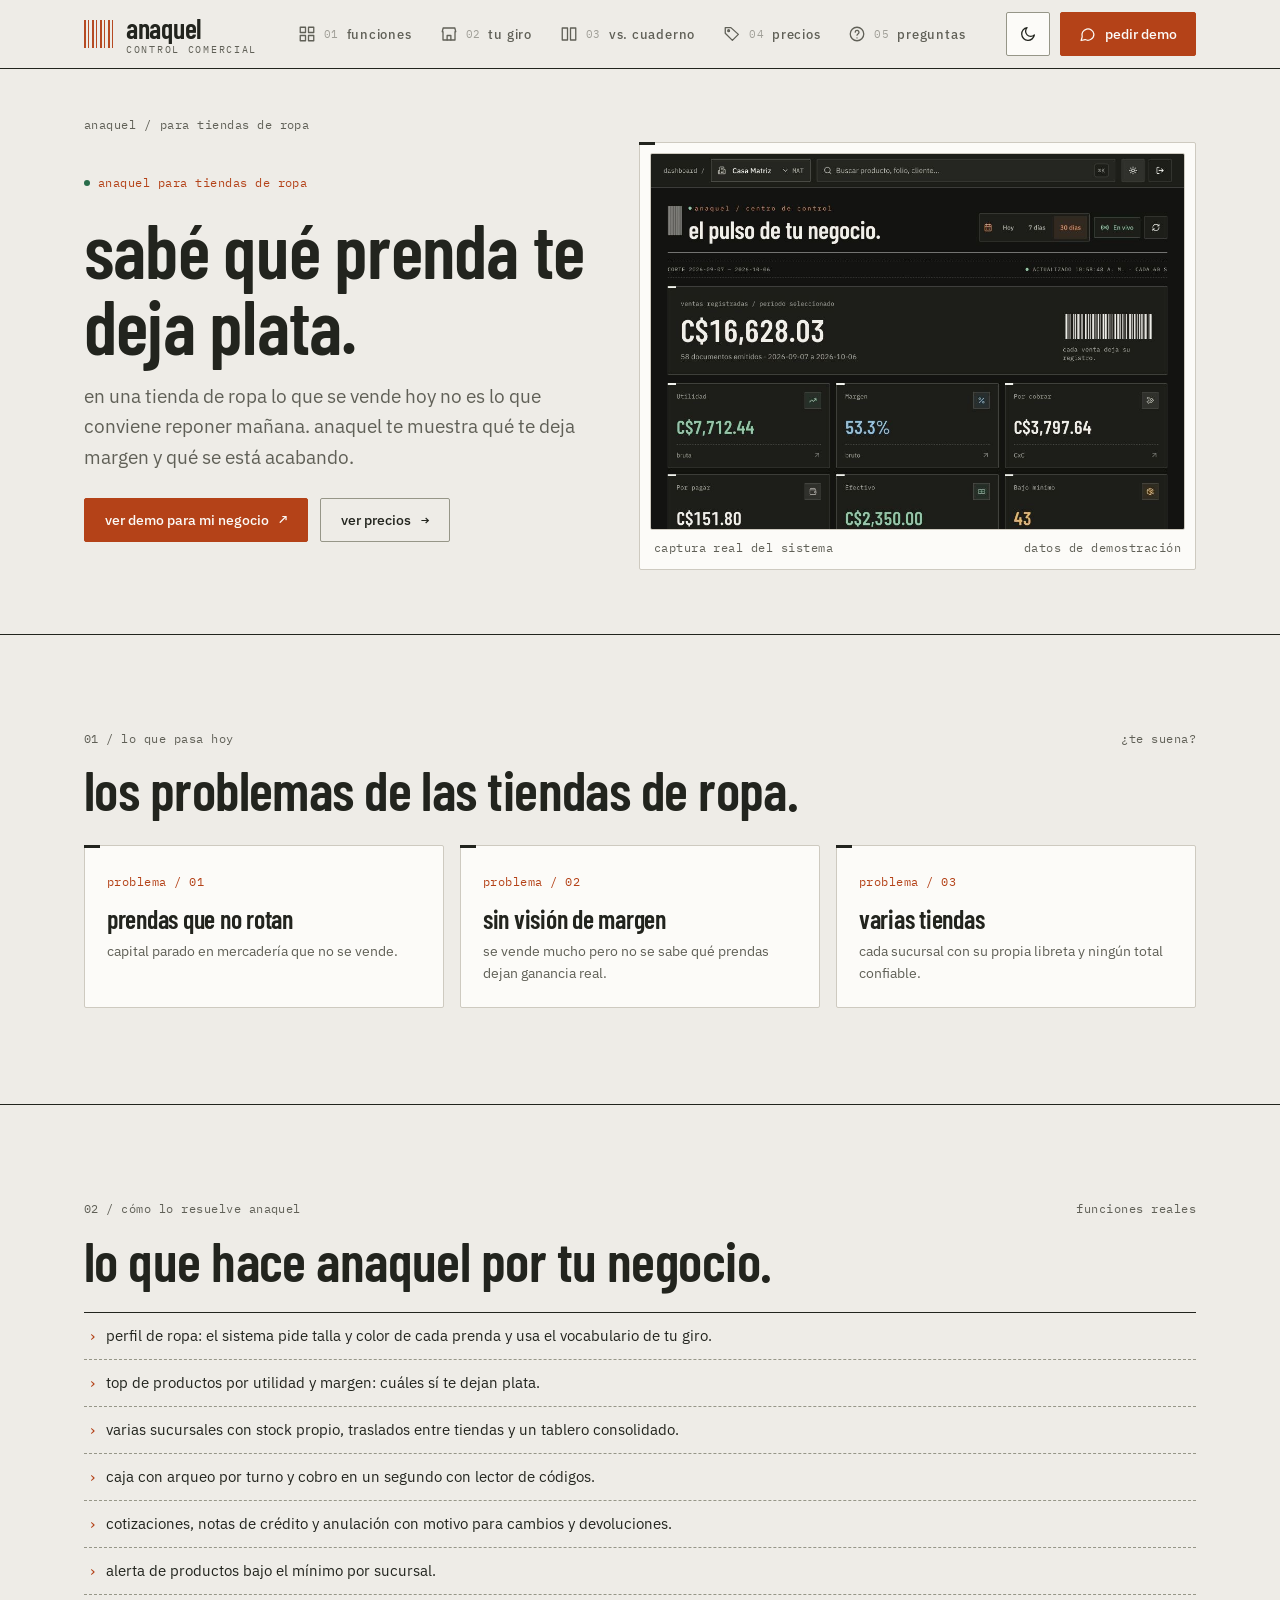
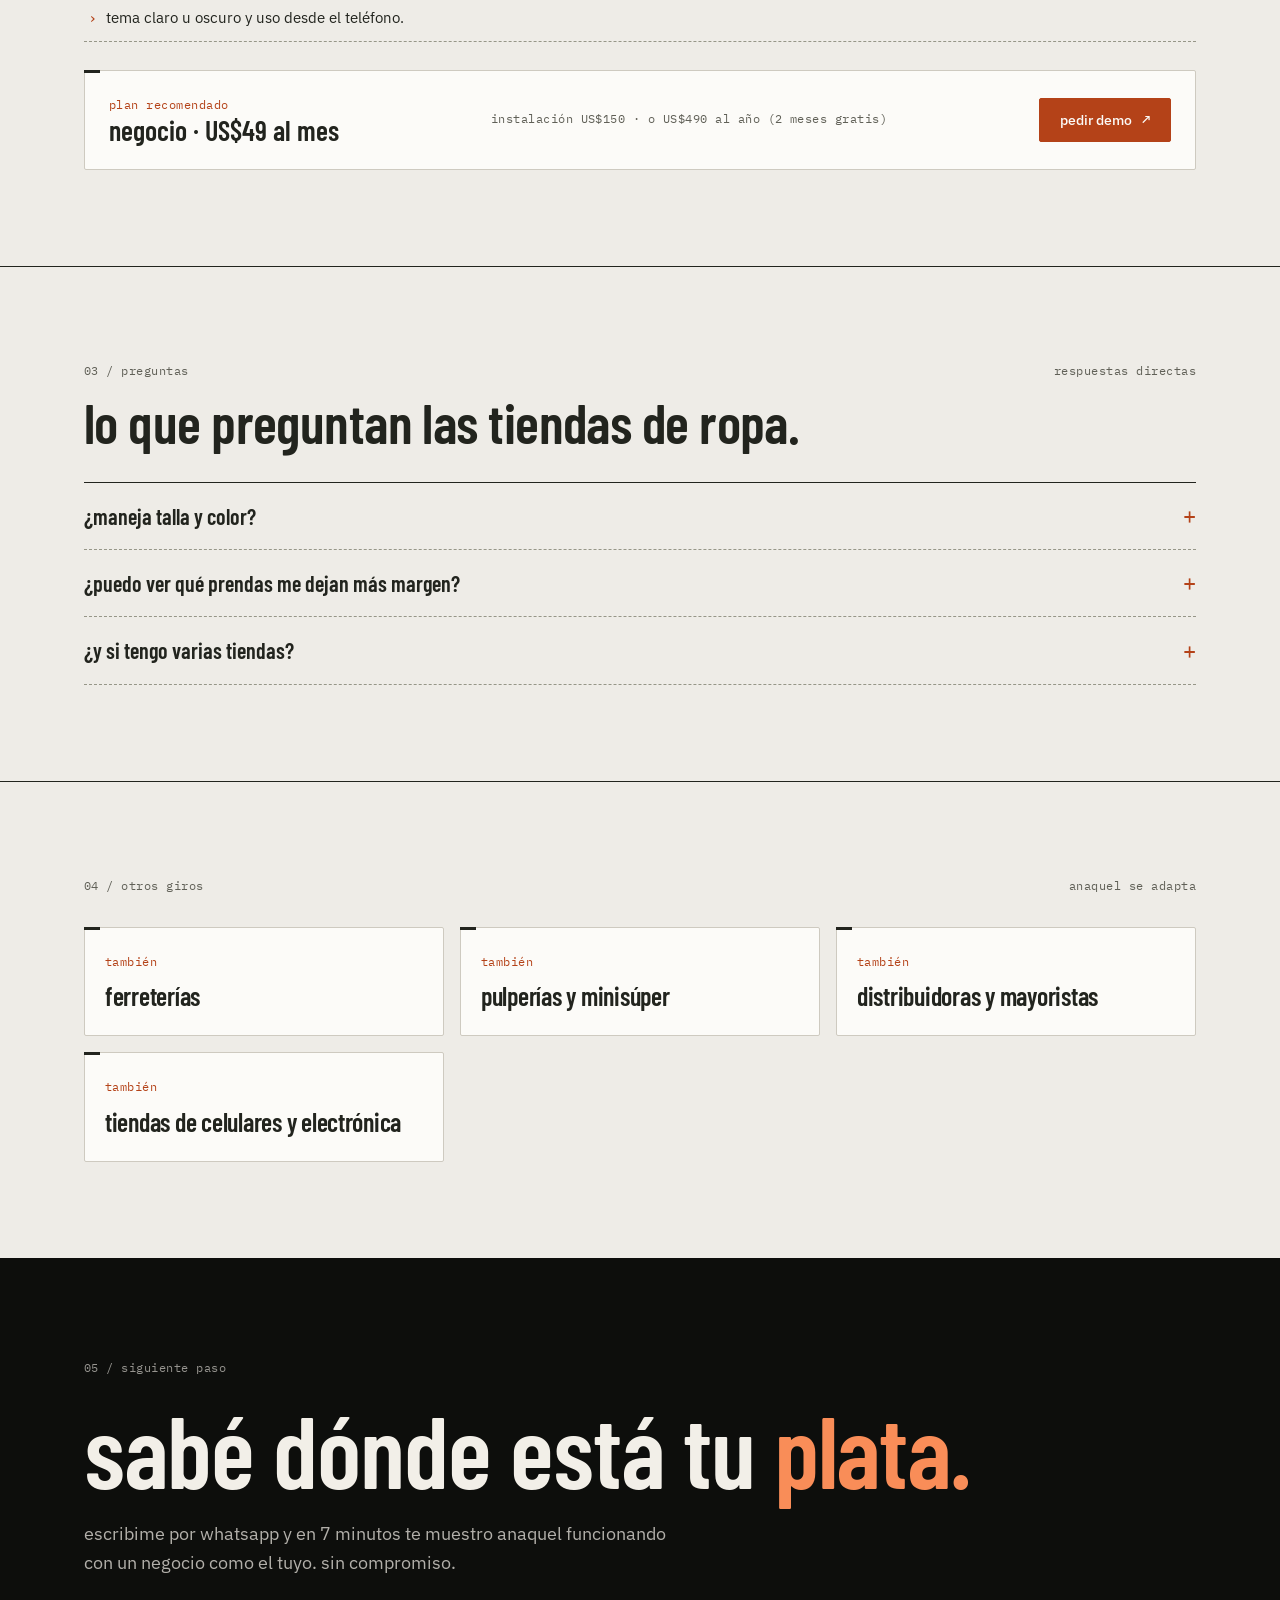
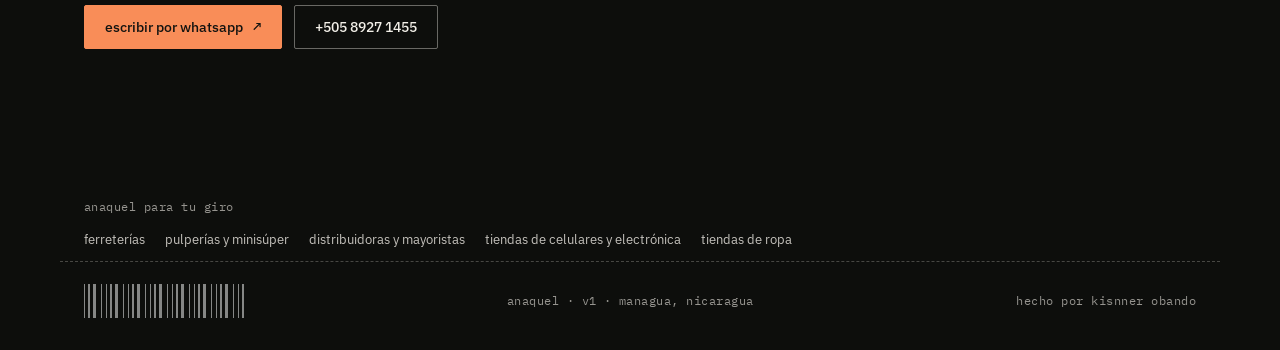
<file: tiendas-de-ropa/index.html>
<!doctype html>
<html lang="es-NI">
<head>
<meta charset="utf-8">
<meta name="viewport" content="width=device-width,initial-scale=1">
<title>Sistema para tiendas de ropa en Nicaragua | Anaquel</title>
<meta name="description" content="Inventario con talla y color, punto de venta, caja y márgenes para tiendas de ropa y boutiques en Nicaragua. Varias sucursales en un solo panel.">
<link rel="canonical" href="https://kisnner26.github.io/anaquel-landing/tiendas-de-ropa/">
<meta name="robots" content="index,follow,max-image-preview:large,max-snippet:-1">
<link rel="alternate" hreflang="es-NI" href="https://kisnner26.github.io/anaquel-landing/tiendas-de-ropa/">
<link rel="alternate" hreflang="x-default" href="https://kisnner26.github.io/anaquel-landing/tiendas-de-ropa/">
<meta name="author" content="Kisnner Obando">
<meta property="og:site_name" content="Anaquel">
<meta property="og:locale" content="es_NI">
<meta property="og:type" content="website">
<meta property="og:url" content="https://kisnner26.github.io/anaquel-landing/tiendas-de-ropa/">
<meta property="og:title" content="Sistema para tiendas de ropa en Nicaragua | Anaquel">
<meta property="og:description" content="Inventario con talla y color, punto de venta, caja y márgenes para tiendas de ropa y boutiques en Nicaragua. Varias sucursales en un solo panel.">
<meta property="og:image" content="https://kisnner26.github.io/anaquel-landing/assets/og-image.jpg">
<meta property="og:image:width" content="1200">
<meta property="og:image:height" content="630">
<meta property="og:image:alt" content="Tablero de Anaquel con ventas, utilidad, margen y cuentas por cobrar">
<meta name="twitter:card" content="summary_large_image">
<meta name="twitter:title" content="Sistema para tiendas de ropa en Nicaragua | Anaquel">
<meta name="twitter:description" content="Inventario con talla y color, punto de venta, caja y márgenes para tiendas de ropa y boutiques en Nicaragua. Varias sucursales en un solo panel.">
<meta name="twitter:image" content="https://kisnner26.github.io/anaquel-landing/assets/og-image.jpg">
<meta name="theme-color" content="#ebe8e1" media="(prefers-color-scheme: light)">
<meta name="theme-color" content="#121311" media="(prefers-color-scheme: dark)">
<link rel="icon" type="image/svg+xml" href="../assets/favicon.svg">
<link rel="preconnect" href="https://fonts.googleapis.com">
<link rel="preconnect" href="https://fonts.gstatic.com" crossorigin>
<link href="https://fonts.googleapis.com/css2?family=Barlow+Condensed:wght@500;600;700&family=IBM+Plex+Mono:wght@400;500&family=IBM+Plex+Sans:wght@400;500;600&display=swap" rel="stylesheet">
<link rel="stylesheet" href="../assets/anaquel.css?v=edc1b4f9">
<script type="application/ld+json">{"@context":"https://schema.org","@type":"Organization","@id":"https://kisnner26.github.io/anaquel-landing/#org","name":"Anaquel","url":"https://kisnner26.github.io/anaquel-landing/","logo":"https://kisnner26.github.io/anaquel-landing/assets/favicon.svg","founder":{"@type":"Person","name":"Kisnner Obando"},"areaServed":[{"@type":"City","name":"Managua"},{"@type":"Country","name":"Nicaragua"}],"contactPoint":{"@type":"ContactPoint","telephone":"+505-8927-1455","contactType":"sales","availableLanguage":"es"}}</script>
<script type="application/ld+json">{"@context":"https://schema.org","@type":"BreadcrumbList","itemListElement":[{"@type":"ListItem","position":1,"name":"Anaquel","item":"https://kisnner26.github.io/anaquel-landing/"},{"@type":"ListItem","position":2,"name":"Para tiendas de ropa","item":"https://kisnner26.github.io/anaquel-landing/tiendas-de-ropa/"}]}</script>
<script type="application/ld+json">{"@context":"https://schema.org","@type":"FAQPage","mainEntity":[{"@type":"Question","name":"¿maneja talla y color?","acceptedAnswer":{"@type":"Answer","text":"Sí. El perfil de ropa pide talla y color de cada prenda y ajusta el vocabulario del sistema."}},{"@type":"Question","name":"¿puedo ver qué prendas me dejan más margen?","acceptedAnswer":{"@type":"Answer","text":"Sí. El tablero y los reportes ordenan los productos por utilidad, no solo por ventas."}},{"@type":"Question","name":"¿y si tengo varias tiendas?","acceptedAnswer":{"@type":"Answer","text":"Cada tienda tiene su stock y su caja; vos ves todo junto o por sucursal, y podés trasladar prendas entre ellas."}}]}</script>
<script type="application/ld+json">{"@context":"https://schema.org","@type":"WebPage","name":"Sistema para tiendas de ropa en Nicaragua | Anaquel","url":"https://kisnner26.github.io/anaquel-landing/tiendas-de-ropa/","inLanguage":"es-NI","isPartOf":{"@id":"https://kisnner26.github.io/anaquel-landing/#app"},"about":{"@id":"https://kisnner26.github.io/anaquel-landing/#app"}}</script>
</head>
<body>
<a class="skip" href="#top">saltar al contenido</a>
<header class="top" data-nav>
  <div class="w bar">
    <a class="brand" href="../" aria-label="anaquel, inicio">
      <span class="barcode" aria-hidden="true"></span>
      <span><b>anaquel</b><small>control comercial</small></span>
    </a>
    <nav class="menu" aria-label="Secciones"><a href="../#funciones" data-sec="funciones"><svg class="ic" width="18" height="18" viewBox="0 0 24 24" fill="none" stroke="currentColor" stroke-width="1.75" stroke-linecap="round" stroke-linejoin="round" aria-hidden="true" focusable="false"><rect x="3" y="3" width="7" height="7"/><rect x="14" y="3" width="7" height="7"/><rect x="3" y="14" width="7" height="7"/><rect x="14" y="14" width="7" height="7"/></svg><span class="n">01</span><span class="t">funciones</span></a><a href="../#giros" data-sec="giros"><svg class="ic" width="18" height="18" viewBox="0 0 24 24" fill="none" stroke="currentColor" stroke-width="1.75" stroke-linecap="round" stroke-linejoin="round" aria-hidden="true" focusable="false"><path d="M3 9l1.2-5h15.6L21 9"/><path d="M4 9v11h16V9"/><path d="M9.5 20v-6h5v6"/></svg><span class="n">02</span><span class="t">tu giro</span></a><a href="../#comparar" data-sec="comparar"><svg class="ic" width="18" height="18" viewBox="0 0 24 24" fill="none" stroke="currentColor" stroke-width="1.75" stroke-linecap="round" stroke-linejoin="round" aria-hidden="true" focusable="false"><rect x="3" y="4" width="7" height="16"/><rect x="14" y="4" width="7" height="16"/></svg><span class="n">03</span><span class="t">vs. cuaderno</span></a><a href="../#precios" data-sec="precios"><svg class="ic" width="18" height="18" viewBox="0 0 24 24" fill="none" stroke="currentColor" stroke-width="1.75" stroke-linecap="round" stroke-linejoin="round" aria-hidden="true" focusable="false"><path d="M20.5 12.5l-8 8-9.5-9.5V3.5h7.5z"/><circle cx="7.5" cy="7.5" r="1.2"/></svg><span class="n">04</span><span class="t">precios</span></a><a href="../#faq" data-sec="faq"><svg class="ic" width="18" height="18" viewBox="0 0 24 24" fill="none" stroke="currentColor" stroke-width="1.75" stroke-linecap="round" stroke-linejoin="round" aria-hidden="true" focusable="false"><circle cx="12" cy="12" r="9"/><path d="M9.6 9.4a2.5 2.5 0 015 .6c0 1.8-2.6 2-2.6 3.6"/><path d="M12 17.2h.01"/></svg><span class="n">05</span><span class="t">preguntas</span></a></nav>
    <div class="actions">
      <button class="theme" type="button" data-theme-toggle aria-pressed="false" aria-label="Cambiar entre tema claro y oscuro" title="Cambiar tema"><svg class="i-moon" width="18" height="18" viewBox="0 0 24 24" fill="none" stroke="currentColor" stroke-width="1.75" stroke-linecap="round" stroke-linejoin="round" aria-hidden="true" focusable="false"><path d="M20.5 13.2A8.5 8.5 0 1110.8 3.5a6.8 6.8 0 009.7 9.7z"/></svg><svg class="i-sun" width="18" height="18" viewBox="0 0 24 24" fill="none" stroke="currentColor" stroke-width="1.75" stroke-linecap="round" stroke-linejoin="round" aria-hidden="true" focusable="false"><circle cx="12" cy="12" r="4"/><path d="M12 2.5v2M12 19.5v2M4.6 4.6l1.4 1.4M18 18l1.4 1.4M2.5 12h2M19.5 12h2M4.6 19.4L6 18M18 6l1.4-1.4"/></svg></button>
      <a class="btn cta" href="https://wa.me/50589271455?text=Hola%2C%20quiero%20ver%20la%20demo%20de%20Anaquel" target="_blank" rel="noopener"><svg class="ic" width="17" height="17" viewBox="0 0 24 24" fill="none" stroke="currentColor" stroke-width="1.75" stroke-linecap="round" stroke-linejoin="round" aria-hidden="true" focusable="false"><path d="M21 11.5a8.5 8.5 0 01-12.4 7.6L3 20.5l1.5-5.2A8.5 8.5 0 1121 11.5z"/></svg><span>pedir demo</span></a>
      <button class="burger" type="button" aria-expanded="false" aria-controls="mobile-menu" aria-label="Abrir menú" data-burger><svg class="i-open" width="22" height="22" viewBox="0 0 24 24" fill="none" stroke="currentColor" stroke-width="1.75" stroke-linecap="round" stroke-linejoin="round" aria-hidden="true" focusable="false"><path d="M4 7h16M4 12h16M4 17h16"/></svg><svg class="i-close" width="22" height="22" viewBox="0 0 24 24" fill="none" stroke="currentColor" stroke-width="1.75" stroke-linecap="round" stroke-linejoin="round" aria-hidden="true" focusable="false"><path d="M6 6l12 12M18 6L6 18"/></svg></button>
    </div>
  </div>
  <div class="drawer" id="mobile-menu" hidden>
    <div class="w">
      <span class="code">navegación</span>
      <nav aria-label="Secciones (móvil)"><a href="../#funciones" data-sec="funciones"><svg class="ic" width="22" height="22" viewBox="0 0 24 24" fill="none" stroke="currentColor" stroke-width="1.75" stroke-linecap="round" stroke-linejoin="round" aria-hidden="true" focusable="false"><rect x="3" y="3" width="7" height="7"/><rect x="14" y="3" width="7" height="7"/><rect x="3" y="14" width="7" height="7"/><rect x="14" y="14" width="7" height="7"/></svg><span class="t">funciones</span><span class="n">01</span></a><a href="../#giros" data-sec="giros"><svg class="ic" width="22" height="22" viewBox="0 0 24 24" fill="none" stroke="currentColor" stroke-width="1.75" stroke-linecap="round" stroke-linejoin="round" aria-hidden="true" focusable="false"><path d="M3 9l1.2-5h15.6L21 9"/><path d="M4 9v11h16V9"/><path d="M9.5 20v-6h5v6"/></svg><span class="t">tu giro</span><span class="n">02</span></a><a href="../#comparar" data-sec="comparar"><svg class="ic" width="22" height="22" viewBox="0 0 24 24" fill="none" stroke="currentColor" stroke-width="1.75" stroke-linecap="round" stroke-linejoin="round" aria-hidden="true" focusable="false"><rect x="3" y="4" width="7" height="16"/><rect x="14" y="4" width="7" height="16"/></svg><span class="t">vs. cuaderno</span><span class="n">03</span></a><a href="../#precios" data-sec="precios"><svg class="ic" width="22" height="22" viewBox="0 0 24 24" fill="none" stroke="currentColor" stroke-width="1.75" stroke-linecap="round" stroke-linejoin="round" aria-hidden="true" focusable="false"><path d="M20.5 12.5l-8 8-9.5-9.5V3.5h7.5z"/><circle cx="7.5" cy="7.5" r="1.2"/></svg><span class="t">precios</span><span class="n">04</span></a><a href="../#faq" data-sec="faq"><svg class="ic" width="22" height="22" viewBox="0 0 24 24" fill="none" stroke="currentColor" stroke-width="1.75" stroke-linecap="round" stroke-linejoin="round" aria-hidden="true" focusable="false"><circle cx="12" cy="12" r="9"/><path d="M9.6 9.4a2.5 2.5 0 015 .6c0 1.8-2.6 2-2.6 3.6"/><path d="M12 17.2h.01"/></svg><span class="t">preguntas</span><span class="n">05</span></a></nav>
      <a class="btn cta big" href="https://wa.me/50589271455?text=Hola%2C%20quiero%20ver%20la%20demo%20de%20Anaquel" target="_blank" rel="noopener"><svg class="ic" width="20" height="20" viewBox="0 0 24 24" fill="none" stroke="currentColor" stroke-width="1.75" stroke-linecap="round" stroke-linejoin="round" aria-hidden="true" focusable="false"><path d="M21 11.5a8.5 8.5 0 01-12.4 7.6L3 20.5l1.5-5.2A8.5 8.5 0 1121 11.5z"/></svg><span>pedir demo por whatsapp</span><svg class="arr" width="18" height="18" viewBox="0 0 24 24" fill="none" stroke="currentColor" stroke-width="1.75" stroke-linecap="round" stroke-linejoin="round" aria-hidden="true" focusable="false"><path d="M7 17L17 7M8 7h9v9"/></svg></a>
      <p class="code">+505 8927 1455 · managua, nicaragua</p>
    </div>
  </div>
</header>
<main id="top">
<section class="page-hero">
  <div class="w">
    <nav class="code crumbs" aria-label="Ruta de navegación"><a href="../">anaquel</a><span>/</span><span>para tiendas de ropa</span></nav>
    <div class="two">
      <div>
        <span class="code accent"><i></i>anaquel para tiendas de ropa</span>
        <h1>sabé qué prenda te deja plata.</h1>
        <p class="slead">en una tienda de ropa lo que se vende hoy no es lo que conviene reponer mañana. anaquel te muestra qué te deja margen y qué se está acabando.</p>
        <div class="cta">
          <a class="btn" href="https://wa.me/50589271455?text=Hola%2C%20tengo%20una%20tienda%20de%20ropa%20y%20quiero%20ver%20la%20demo%20de%20Anaquel" target="_blank" rel="noopener">ver demo para mi negocio <span class="arr" aria-hidden="true">↗</span></a>
          <a class="btn outline" href="../#precios">ver precios <span class="arr" aria-hidden="true">→</span></a>
        </div>
      </div>
      <figure class="panel shot"><img src="../assets/dashboard-oscuro.png" width="1024" height="720" fetchpriority="high" alt="Tablero de Anaquel en tema oscuro para una tienda de ropa"><figcaption><span class="code">captura real del sistema</span><span class="code">datos de demostración</span></figcaption></figure>
    </div>
  </div>
</section>

<section>
  <div class="w">
    <div class="sec-head"><span class="code">01 / lo que pasa hoy</span><span class="code">¿te suena?</span></div>
    <h2 class="stitle">los problemas de las tiendas de ropa.</h2>
    <div class="pains3"><div class="panel"><span class="code accent">problema / 01</span><h3>prendas que no rotan</h3><p>capital parado en mercadería que no se vende.</p></div><div class="panel"><span class="code accent">problema / 02</span><h3>sin visión de margen</h3><p>se vende mucho pero no se sabe qué prendas dejan ganancia real.</p></div><div class="panel"><span class="code accent">problema / 03</span><h3>varias tiendas</h3><p>cada sucursal con su propia libreta y ningún total confiable.</p></div></div>
  </div>
</section>

<section>
  <div class="w">
    <div class="sec-head"><span class="code">02 / cómo lo resuelve anaquel</span><span class="code">funciones reales</span></div>
    <h2 class="stitle">lo que hace anaquel por tu negocio.</h2>
    <ul class="solves"><li>perfil de ropa: el sistema pide talla y color de cada prenda y usa el vocabulario de tu giro.</li><li>top de productos por utilidad y margen: cuáles sí te dejan plata.</li><li>varias sucursales con stock propio, traslados entre tiendas y un tablero consolidado.</li><li>caja con arqueo por turno y cobro en un segundo con lector de códigos.</li><li>cotizaciones, notas de crédito y anulación con motivo para cambios y devoluciones.</li><li>alerta de productos bajo el mínimo por sucursal.</li><li>tema claro u oscuro y uso desde el teléfono.</li></ul>
    <div class="panel rec">
      <div><span class="code accent">plan recomendado</span><br><b>negocio · US$49 al mes</b></div>
      <span class="code">instalación US$150 · o US$490 al año (2 meses gratis)</span>
      <a class="btn" href="https://wa.me/50589271455?text=Hola%2C%20tengo%20una%20tienda%20de%20ropa%20y%20quiero%20ver%20la%20demo%20de%20Anaquel" target="_blank" rel="noopener">pedir demo <span class="arr" aria-hidden="true">↗</span></a>
    </div>
  </div>
</section>

<section>
  <div class="w">
    <div class="sec-head"><span class="code">03 / preguntas</span><span class="code">respuestas directas</span></div>
    <h2 class="stitle">lo que preguntan las tiendas de ropa.</h2>
    <div class="faq"><details><summary>¿maneja talla y color?</summary><p>Sí. El perfil de ropa pide talla y color de cada prenda y ajusta el vocabulario del sistema.</p></details><details><summary>¿puedo ver qué prendas me dejan más margen?</summary><p>Sí. El tablero y los reportes ordenan los productos por utilidad, no solo por ventas.</p></details><details><summary>¿y si tengo varias tiendas?</summary><p>Cada tienda tiene su stock y su caja; vos ves todo junto o por sucursal, y podés trasladar prendas entre ellas.</p></details></div>
  </div>
</section>

<section>
  <div class="w">
    <div class="sec-head"><span class="code">04 / otros giros</span><span class="code">anaquel se adapta</span></div>
    <div class="niches"><a class="panel" href="../ferreterias/"><span class="code accent">también</span><h3>ferreterías</h3></a><a class="panel" href="../pulperias/"><span class="code accent">también</span><h3>pulperías y minisúper</h3></a><a class="panel" href="../distribuidoras/"><span class="code accent">también</span><h3>distribuidoras y mayoristas</h3></a><a class="panel" href="../celulares-y-electronica/"><span class="code accent">también</span><h3>tiendas de celulares y electrónica</h3></a></div>
  </div>
</section>

<section class="final">
  <div class="w">
    <span class="code">05 / siguiente paso</span>
    <h2>sabé dónde está tu <em>plata.</em></h2>
    <p>escribime por whatsapp y en 7 minutos te muestro anaquel funcionando con un negocio como el tuyo. sin compromiso.</p>
    <div class="cta">
      <a class="btn" href="https://wa.me/50589271455?text=Hola%2C%20tengo%20una%20tienda%20de%20ropa%20y%20quiero%20ver%20la%20demo%20de%20Anaquel" target="_blank" rel="noopener">escribir por whatsapp <span class="arr" aria-hidden="true">↗</span></a>
      <a class="btn outline" href="tel:+50589271455">+505 8927 1455</a>
    </div>
  </div>
</section>
</main>
<footer class="foot">
  <div class="w foot-top">
    <div><span class="code">anaquel para tu giro</span><nav class="foot-links" aria-label="Giros"><a href="../ferreterias/">ferreterías</a><a href="../pulperias/">pulperías y minisúper</a><a href="../distribuidoras/">distribuidoras y mayoristas</a><a href="../celulares-y-electronica/">tiendas de celulares y electrónica</a><a href="../tiendas-de-ropa/">tiendas de ropa</a></nav></div>
  </div>
  <div class="w">
    <span class="barcode light" aria-hidden="true"></span>
    <span class="code">anaquel · v1 · managua, nicaragua</span>
    <span class="code">hecho por kisnner obando</span>
  </div>
</footer>
<script src="../assets/theme.js?v=a31f3c97"></script>
<script src="../assets/nav.js?v=61802637" defer></script>
</body>
</html>
</file>
<file: assets/anaquel.css>
/* ============================================================
   Tokens — los mismos del producto (frontend/app/globals.css)
   papel cálido, tinta oscura y naranja de señalización
   ============================================================ */
:root{
  --canvas:43 19% 92%;--surface:43 40% 98%;--surface-2:43 21% 94%;
  --foreground:80 9% 13%;--muted:43 16% 89%;--muted-foreground:60 5% 36%;
  --border:43 12% 78%;--border-strong:60 6% 56%;
  --primary:16 76% 40%;--primary-foreground:43 40% 98%;
  --positive:150 46% 29%;--negative:2 67% 42%;--warning:29 82% 31%;--info:200 49% 32%;
  --rail:70 8% 5%;--rail-fg:43 28% 93%;
  --radius:2px;
  --font-display:'Barlow Condensed','Arial Narrow',sans-serif;
  --font-sans:'IBM Plex Sans',system-ui,sans-serif;
  --font-mono:'IBM Plex Mono',ui-monospace,Menlo,monospace;
}
:root.dark{
  --canvas:70 8% 7%;--surface:70 7% 11%;--surface-2:70 6% 14%;
  --foreground:43 28% 93%;--muted:70 6% 18%;--muted-foreground:43 10% 67%;
  --border:70 5% 26%;--border-strong:43 8% 42%;
  --primary:20 93% 66%;--primary-foreground:70 8% 7%;
  --positive:150 43% 64%;--negative:2 78% 71%;--warning:35 82% 65%;--info:200 62% 69%;
}
*{box-sizing:border-box;margin:0;padding:0}
html{color-scheme:light;scroll-behavior:smooth}
html.dark{color-scheme:dark}
body{background:hsl(var(--canvas));color:hsl(var(--foreground));font:400 16px/1.6 var(--font-sans);-webkit-font-smoothing:antialiased;text-rendering:optimizeLegibility;overflow-x:hidden}
a{color:inherit}
img{display:block;max-width:100%;height:auto}
:focus-visible{outline:2px solid hsl(var(--primary));outline-offset:2px}
.w{max-width:1160px;margin:0 auto;padding:0 24px}
.tabular{font-variant-numeric:tabular-nums;font-feature-settings:"tnum"}

/* ---- primitivas del lenguaje ---- */
.code{font:400 12px/1.4 var(--font-mono);color:hsl(var(--muted-foreground));letter-spacing:.04em}
.code.accent{color:hsl(var(--primary))}
.code i{display:inline-block;width:6px;height:6px;border-radius:50%;background:hsl(var(--positive));margin-right:8px;vertical-align:1px}
h1,h2,h3{font-family:var(--font-display);font-weight:600;line-height:1;letter-spacing:-.01em}
.panel{position:relative;border:1px solid hsl(var(--border));background:hsl(var(--surface));border-radius:var(--radius)}
.panel::before{content:"";position:absolute;top:-1px;left:-1px;width:16px;height:3px;background:hsl(var(--foreground));pointer-events:none}
.perf{border:0;border-top:1px dashed hsl(var(--border-strong));margin:0}
.barcode{--bar:hsl(var(--foreground));height:34px;opacity:.82;background-image:repeating-linear-gradient(90deg,var(--bar) 0 1px,transparent 1px 4px,var(--bar) 4px 6px,transparent 6px 9px,var(--bar) 9px 12px,transparent 12px 17px,var(--bar) 17px 18px,transparent 18px 22px)}
.barcode.thin{height:16px}
.barcode.light{--bar:rgb(255 255 255/.5);opacity:1}
.btn{display:inline-flex;align-items:center;gap:10px;min-height:44px;padding:0 20px;border-radius:var(--radius);font:500 14px/1 var(--font-sans);text-decoration:none;border:1px solid hsl(var(--primary));background:hsl(var(--primary));color:hsl(var(--primary-foreground));cursor:pointer;transition:filter .15s}
.btn:hover{filter:brightness(1.08)}
.btn.outline{background:transparent;color:hsl(var(--foreground));border-color:hsl(var(--border-strong))}
.btn.outline:hover{border-color:hsl(var(--foreground));filter:none}
.btn .arr{font-family:var(--font-mono)}
section{padding:96px 0;border-top:1px solid hsl(var(--foreground))}
.sec-head{display:flex;justify-content:space-between;align-items:baseline;gap:16px;margin-bottom:12px}
.stitle{font-size:clamp(36px,5vw,56px);margin:14px 0 14px}
.slead{color:hsl(var(--muted-foreground));max-width:60ch;font-size:17px}
.dashed-top{border-top:1px dashed hsl(var(--border-strong))}

/* ---- barra superior ---- */
header.top{position:sticky;top:0;z-index:30;background:hsl(var(--canvas)/.94);backdrop-filter:blur(8px);border-bottom:1px solid hsl(var(--foreground))}
header.top .w{display:flex;align-items:center;gap:20px;min-height:64px}
.brand{display:flex;align-items:center;gap:12px;text-decoration:none}
.brand .barcode{width:30px;height:28px;opacity:.95;background-image:repeating-linear-gradient(90deg,hsl(var(--primary)) 0 2px,transparent 2px 4px,hsl(var(--primary)) 4px 5px,transparent 5px 8px)}
.brand b{font:600 28px/1 var(--font-display);letter-spacing:-.01em;display:block}
.brand small{display:block;font:400 9.5px/1 var(--font-mono);letter-spacing:.18em;text-transform:uppercase;color:hsl(var(--muted-foreground));margin-top:3px}
nav.menu{display:flex;gap:4px;margin-left:auto}
nav.menu a{font:400 12px/1 var(--font-mono);letter-spacing:.06em;text-decoration:none;padding:10px 12px;color:hsl(var(--muted-foreground));border-radius:var(--radius)}
nav.menu a:hover{color:hsl(var(--foreground));background:hsl(var(--muted))}
.theme{min-height:44px;min-width:44px;display:grid;place-items:center;border:1px solid hsl(var(--border-strong));background:hsl(var(--surface));color:hsl(var(--foreground));border-radius:var(--radius);cursor:pointer;font:400 11px/1 var(--font-mono)}
.theme:hover{border-color:hsl(var(--foreground))}

/* ---- hero ---- */
.hero{border-top:0;padding:64px 0 72px}
.hero-grid{display:grid;grid-template-columns:1fr 1.08fr;gap:56px;align-items:center}
.hero h1{font-size:clamp(46px,6.1vw,80px);margin:18px 0 22px;letter-spacing:-.015em}
.hero h1 em{font-style:normal;color:hsl(var(--primary))}
.hero .slead{font-size:19px;color:hsl(var(--muted-foreground));margin-bottom:28px}
.cta{display:flex;gap:12px;flex-wrap:wrap}
.hero-head{display:flex;align-items:center;gap:14px}
.hero-head .barcode{width:30px;height:38px;opacity:.55}
.shot{padding:10px}
.shot img{border:1px solid hsl(var(--border));border-radius:var(--radius)}
.shot figcaption{padding:10px 4px 2px;display:flex;justify-content:space-between;gap:12px}
.cutline{display:flex;justify-content:space-between;gap:16px;flex-wrap:wrap;padding:12px 0;margin-top:56px;border-top:1px dashed hsl(var(--border-strong));border-bottom:1px dashed hsl(var(--border-strong))}

/* ---- tarjetas de cifras ---- */
.stats{display:grid;grid-template-columns:repeat(3,1fr);gap:16px}
.stat{padding:24px}
.stat .v{font:600 56px/1 var(--font-display);margin:14px 0 6px;font-variant-numeric:tabular-nums}
.stat .d{color:hsl(var(--muted-foreground));font-size:14px}
.stat .barcode{margin-top:18px;height:16px}

/* ---- problema ---- */
.pain{display:grid;grid-template-columns:repeat(4,1fr);gap:16px;margin-top:40px}
.pain .panel{padding:22px}
.pain .n{font:500 12px/1 var(--font-mono);color:hsl(var(--negative))}
.pain h3{font-size:26px;margin:14px 0 8px}
.pain p{font-size:14px;color:hsl(var(--muted-foreground))}

/* ---- funciones ---- */
.feat{display:grid;grid-template-columns:1fr 1.15fr;gap:56px;align-items:center;padding:56px 0;border-top:1px dashed hsl(var(--border-strong))}
.feat:first-of-type{border-top:0;padding-top:40px}
.feat.rev .txt{order:2}
.feat h3{font-size:clamp(32px,4vw,46px);margin:12px 0 14px}
.feat h3 em{font-style:normal;color:hsl(var(--primary))}
.feat p.lead{color:hsl(var(--muted-foreground));margin-bottom:18px;max-width:46ch}
.feat ul{list-style:none;border-top:1px solid hsl(var(--foreground))}
.feat li{position:relative;padding:10px 0 10px 22px;border-bottom:1px dashed hsl(var(--border-strong));font-size:14.5px}
.feat li::before{content:"›";position:absolute;left:4px;top:10px;font-family:var(--font-mono);color:hsl(var(--primary))}
.vis{padding:14px}
.vis .cap{margin-top:10px}

/* mini-interfaces (mismos componentes del producto) */
.kpis{display:grid;grid-template-columns:repeat(3,1fr);gap:10px}
.tile{position:relative;border:1px solid hsl(var(--border));background:hsl(var(--surface));padding:12px 14px;border-radius:var(--radius)}
.tile::before{content:"";position:absolute;top:-1px;left:-1px;width:14px;height:3px;background:hsl(var(--foreground))}
.tile .k{font:400 11px/1 var(--font-sans);color:hsl(var(--muted-foreground));margin-bottom:10px}
.tile .v{font:600 28px/1 var(--font-display);font-variant-numeric:tabular-nums}
.pos{color:hsl(var(--positive))}.neg{color:hsl(var(--negative))}.warn{color:hsl(var(--warning))}.inf{color:hsl(var(--info))}
table.ledger{width:100%;border-collapse:collapse;font-size:13.5px}
table.ledger th{font:500 11px/1 var(--font-mono);letter-spacing:.06em;color:hsl(var(--muted-foreground));text-align:left;padding:10px 8px;border-bottom:1px solid hsl(var(--foreground));text-transform:lowercase}
table.ledger td{padding:11px 8px;border-bottom:1px dashed hsl(var(--border-strong))}
table.ledger tr:nth-child(even) td{background:hsl(var(--surface-2)/.6)}
table.ledger td.r,table.ledger th.r{text-align:right;font-variant-numeric:tabular-nums}
.badge{display:inline-block;font:500 11px/1 var(--font-mono);padding:4px 7px;border-radius:var(--radius);border:1px solid currentColor}
.aging{display:grid;grid-template-columns:repeat(4,1fr);gap:8px;margin-bottom:12px}
.aging .tile{padding:10px}
.aging .tile .v{font-size:22px}
.fl{display:grid;gap:0}
.fl .st{display:flex;gap:14px;align-items:flex-start;padding:13px 4px;border-bottom:1px dashed hsl(var(--border-strong));font-size:14px}
.fl .st b{font:500 12px/1.6 var(--font-mono);color:hsl(var(--primary));flex:none}
.cash3{display:grid;grid-template-columns:repeat(3,1fr);gap:10px;margin-bottom:14px}

/* ---- mejoras recientes ---- */
.release{margin-top:32px;padding:28px;border:1px solid hsl(var(--foreground));background:hsl(var(--surface));position:relative;overflow:hidden}
.release::before{content:"";position:absolute;inset:0 0 auto;width:100%;height:4px;background:hsl(var(--primary))}
.release-head{display:grid;grid-template-columns:minmax(220px,.9fr) minmax(260px,1.45fr);gap:18px 40px;align-items:end;padding-bottom:24px;border-bottom:1px dashed hsl(var(--border-strong))}
.release-head h3{font-size:clamp(34px,4vw,52px);line-height:.95;grid-column:1;margin:0}
.release-head h3 em{font-style:normal;color:hsl(var(--primary))}
.release-head p{grid-column:2;grid-row:1 / span 2;color:hsl(var(--muted-foreground));max-width:44ch;margin:0}
.release-head .code{grid-column:1}
.release-grid{display:grid;grid-template-columns:repeat(4,1fr);gap:0;margin-top:6px}
.release-grid article{padding:22px 18px 14px;border-right:1px dashed hsl(var(--border-strong))}
.release-grid article:first-child{padding-left:0}
.release-grid article:last-child{border-right:0;padding-right:0}
.release-grid h4{font:600 25px/1.02 var(--font-display);margin:12px 0 8px}
.release-grid p{font-size:14px;color:hsl(var(--muted-foreground));margin:0}
.release-note{display:block;margin-top:18px;color:hsl(var(--muted-foreground))}

/* ---- más ---- */
.more{display:grid;grid-template-columns:repeat(3,1fr);gap:16px;margin-top:40px}
.more .panel{padding:22px}
.more h4{font:600 24px/1.05 var(--font-display);margin:12px 0 8px}
.more p{font-size:14px;color:hsl(var(--muted-foreground))}

/* ---- claro/oscuro/móvil ---- */
.modes{display:grid;grid-template-columns:1fr 1fr 220px;gap:20px;align-items:start;margin-top:40px}
.modes .panel{padding:10px}

/* ---- comparación ---- */
.cmp{margin-top:36px;overflow-x:auto}
.cmp table{min-width:680px}
.cmp td:nth-child(4),.cmp th:nth-child(4){background:hsl(var(--primary)/.08)}
.cmp td:nth-child(4){font-weight:500}
.cmp th:nth-child(4){color:hsl(var(--primary))}
.cmp td:not(:first-child):not(:nth-child(4)){color:hsl(var(--muted-foreground))}

/* ---- pasos ---- */
.steps{display:grid;grid-template-columns:repeat(4,1fr);gap:16px;margin-top:36px}
.steps .panel{padding:22px}
.steps b{font:600 56px/1 var(--font-display);color:hsl(var(--primary))}
.steps h4{font:600 24px/1.05 var(--font-display);margin:10px 0 8px}
.steps p{font-size:14px;color:hsl(var(--muted-foreground))}

/* ---- precios: comprobantes ---- */
.plans{display:grid;grid-template-columns:repeat(3,1fr);gap:24px;margin-top:40px;align-items:start}
.receipt{--tooth:11px;position:relative;background:hsl(var(--surface));border:1px solid hsl(var(--border));padding:26px 24px calc(30px + var(--tooth));
  -webkit-mask:linear-gradient(#000 0 0) top/100% calc(100% - var(--tooth)) no-repeat,linear-gradient(45deg,#000 49%,transparent 51%) bottom left/var(--tooth) var(--tooth) repeat-x,linear-gradient(-45deg,#000 49%,transparent 51%) bottom left/var(--tooth) var(--tooth) repeat-x;
  mask:linear-gradient(#000 0 0) top/100% calc(100% - var(--tooth)) no-repeat,linear-gradient(45deg,#000 49%,transparent 51%) bottom left/var(--tooth) var(--tooth) repeat-x,linear-gradient(-45deg,#000 49%,transparent 51%) bottom left/var(--tooth) var(--tooth) repeat-x}
.plans-wrap{filter:drop-shadow(0 14px 22px hsl(28 45% 4%/.18))}
.receipt.hot{border-color:hsl(var(--primary));border-width:2px}
.receipt h3{font-size:34px;margin:10px 0 4px}
.receipt .price{font:600 72px/1 var(--font-display);margin:18px 0 4px;font-variant-numeric:tabular-nums}
.receipt .price small{font:400 12px/1 var(--font-mono);color:hsl(var(--muted-foreground));letter-spacing:.04em}
.receipt ul{list-style:none;margin:18px 0 22px;border-top:1px dashed hsl(var(--border-strong))}
.receipt li{display:flex;justify-content:space-between;gap:12px;padding:9px 0;border-bottom:1px dashed hsl(var(--border-strong));font-size:14px}
.receipt li span:last-child{font-family:var(--font-mono);color:hsl(var(--positive));font-size:12px}
.receipt .btn{width:100%;justify-content:center}
.tag{position:absolute;top:12px;right:14px}
.setup{margin-top:28px;padding:20px 24px;display:flex;justify-content:space-between;gap:20px;flex-wrap:wrap;align-items:center}
.setup b{font:600 30px/1 var(--font-display)}
.setup span{color:hsl(var(--muted-foreground));font-size:14.5px;max-width:640px}

/* ---- faq ---- */
.faq{margin-top:32px;border-top:1px solid hsl(var(--foreground))}
details{border-bottom:1px dashed hsl(var(--border-strong));padding:20px 0}
summary{list-style:none;cursor:pointer;font:600 22px/1.2 var(--font-display);display:flex;justify-content:space-between;gap:20px;align-items:center}
summary::-webkit-details-marker{display:none}
summary::after{content:"+";font:400 22px/1 var(--font-mono);color:hsl(var(--primary))}
details[open] summary::after{content:"–"}
details p{margin-top:12px;color:hsl(var(--muted-foreground));max-width:70ch;font-size:15.5px}

/* ---- cierre ---- */
.final{background:hsl(var(--rail));color:hsl(var(--rail-fg));border-top:0;padding:96px 0}
.final .code{color:hsl(var(--rail-fg)/.6)}
.final h2{font-size:clamp(48px,8vw,104px);margin:18px 0 20px}
.final h2 em{font-style:normal;color:hsl(20 93% 66%)}
.final p{color:hsl(var(--rail-fg)/.72);max-width:54ch;font-size:18px;margin-bottom:28px}
.final .btn{background:hsl(20 93% 66%);border-color:hsl(20 93% 66%);color:hsl(70 8% 7%)}
.final .btn.outline{background:transparent;color:hsl(var(--rail-fg));border-color:hsl(var(--rail-fg)/.4)}
footer.foot{background:hsl(var(--rail));color:hsl(var(--rail-fg));padding:0 0 32px}
footer.foot .w{border-top:1px dashed hsl(var(--rail-fg)/.25);padding-top:22px;display:flex;justify-content:space-between;gap:16px;flex-wrap:wrap;align-items:center}
footer.foot .barcode{width:160px}
footer.foot .code{color:hsl(var(--rail-fg)/.6)}

/* ---- responsive ---- */
@media (max-width:960px){
  nav.menu{display:none}
  .theme{margin-left:auto}
  .hero{padding:40px 0 56px}
  .hero-grid,.feat{grid-template-columns:1fr;gap:32px}
  .feat.rev .txt{order:0}
  .stats,.more,.plans,.release-grid{grid-template-columns:1fr 1fr}
  .release-head{grid-template-columns:1fr;gap:14px}
  .release-head h3,.release-head p,.release-head .code{grid-column:1;grid-row:auto}
  .release-grid article:nth-child(2){border-right:0;padding-right:0}
  .release-grid article:nth-child(3){padding-left:0}
  .pain,.steps{grid-template-columns:1fr 1fr}
  .modes{grid-template-columns:1fr 1fr}.modes .mobile{grid-column:1/-1;max-width:260px}
  section{padding:68px 0}
  .plans{gap:32px}
}
@media (max-width:560px){
  .w{padding:0 16px}
  .pain,.steps,.modes,.release-grid{grid-template-columns:1fr}
  .release{padding:22px 18px}
  .release-grid article,.release-grid article:nth-child(2),.release-grid article:nth-child(3),.release-grid article:last-child{padding:18px 0;border-right:0;border-bottom:1px dashed hsl(var(--border-strong))}
  .release-grid article:last-child{border-bottom:0}
  .kpis{grid-template-columns:1fr 1fr}
  .aging{grid-template-columns:1fr 1fr}
  .cash3{grid-template-columns:1fr}
  header.top .w{gap:12px}
  .brand small{display:none}
}
@media (prefers-reduced-motion:reduce){html{scroll-behavior:auto}*{transition:none!important}}

/* ---- SEO / páginas por giro ---- */
.crumbs{display:flex;gap:8px;flex-wrap:wrap;margin-bottom:8px}
.crumbs a{color:hsl(var(--muted-foreground));text-decoration:none}
.crumbs a:hover{color:hsl(var(--foreground));text-decoration:underline}
.page-hero{border-top:0;padding:48px 0 64px}
.page-hero h1{font-size:clamp(44px,6vw,76px);margin:16px 0 18px;max-width:20ch}
.page-hero .slead{font-size:19px;margin-bottom:26px}
.two{display:grid;grid-template-columns:1fr 1.1fr;gap:48px;align-items:center}
.pains3{display:grid;grid-template-columns:repeat(3,1fr);gap:16px;margin-top:28px}
.pains3 .panel{padding:22px}
.pains3 h3{font-size:26px;margin:12px 0 8px}
.pains3 p{font-size:14px;color:hsl(var(--muted-foreground))}
.solves{list-style:none;border-top:1px solid hsl(var(--foreground));margin-top:24px}
.solves li{position:relative;padding:11px 0 11px 22px;border-bottom:1px dashed hsl(var(--border-strong));font-size:15px}
.solves li::before{content:"›";position:absolute;left:4px;top:11px;font-family:var(--font-mono);color:hsl(var(--primary))}
.rec{margin-top:28px;padding:20px 24px;display:flex;justify-content:space-between;gap:16px;flex-wrap:wrap;align-items:center}
.rec b{font:600 28px/1 var(--font-display)}
.niches{display:grid;grid-template-columns:repeat(3,1fr);gap:16px;margin-top:32px}
.niches a{display:block;padding:20px;text-decoration:none}
.niches a:hover{border-color:hsl(var(--foreground))}
.niches h3{font-size:26px;margin:10px 0 6px}
.niches p{font-size:14px;color:hsl(var(--muted-foreground))}
.tagp{display:inline-block;font:500 11px/1 var(--font-mono);padding:4px 7px;border:1px solid hsl(var(--border-strong));border-radius:var(--radius);color:hsl(var(--muted-foreground));margin-bottom:10px}
.annual{display:block;margin-top:2px}
.foot-top{border-top:0!important;padding-top:48px!important;padding-bottom:12px}
.foot-links{display:flex;flex-wrap:wrap;gap:8px 20px;margin-top:12px}
.foot-links a{font:400 13px/1.4 var(--font-sans);color:hsl(var(--rail-fg)/.8);text-decoration:none}
.foot-links a:hover{color:hsl(var(--rail-fg));text-decoration:underline}
@media (max-width:960px){.two{grid-template-columns:1fr;gap:28px}.pains3,.niches{grid-template-columns:1fr}}


/* ---- pagos en línea ---- */
dialog#pay-dialog{border:1px solid hsl(var(--foreground));border-radius:var(--radius);background:hsl(var(--surface));color:hsl(var(--foreground));padding:0;width:min(560px,calc(100vw - 24px));max-height:calc(100dvh - 24px);overflow:auto;margin:auto}
dialog#pay-dialog::backdrop{background:hsl(0 0% 0%/.55)}
.pay{padding:26px 24px 22px;position:relative}
.pay::before{content:"";position:absolute;top:-1px;left:-1px;width:16px;height:3px;background:hsl(var(--foreground))}
.pay h2{font-size:34px;margin:8px 0 4px}
.pay-close{position:absolute;top:14px;right:14px;min-height:44px;min-width:44px;border:1px solid hsl(var(--border-strong));background:transparent;color:hsl(var(--foreground));border-radius:var(--radius);cursor:pointer;font:400 18px/1 var(--font-mono)}
.pay-row{display:grid;grid-template-columns:repeat(3,1fr);gap:8px;margin:14px 0}
.pay-row.two{grid-template-columns:repeat(2,1fr)}
.pay-opt{min-height:44px;border:1px solid hsl(var(--border-strong));background:hsl(var(--surface-2));color:hsl(var(--foreground));border-radius:var(--radius);cursor:pointer;font:500 14px/1.2 var(--font-sans);padding:8px}
.pay-opt[aria-pressed="true"]{border-color:hsl(var(--primary));background:hsl(var(--primary)/.12);color:hsl(var(--primary))}
.pay-sum{border-top:1px solid hsl(var(--foreground));margin-top:14px}
.pay-sum div{display:flex;justify-content:space-between;gap:12px;padding:9px 0;border-bottom:1px dashed hsl(var(--border-strong));font-size:14.5px}
.pay-sum .tot{font:600 30px/1 var(--font-display)}
.pay-sum .tot span:last-child{color:hsl(var(--primary))}
.pay-terms{display:flex;gap:10px;align-items:flex-start;margin:16px 0 12px;font-size:13.5px;color:hsl(var(--muted-foreground))}
.pay-terms input{margin-top:3px;width:18px;height:18px;accent-color:hsl(var(--primary))}
.pay .btn{width:100%;justify-content:center}
.pay .btn[disabled]{opacity:.45;cursor:not-allowed}
.pay-note{font-size:13px;color:hsl(var(--muted-foreground));margin-top:12px}
.pay-safe{display:flex;gap:8px;align-items:center;margin-top:14px}
.pay-bank{border:1px dashed hsl(var(--border-strong));padding:14px;margin-top:14px;display:grid;gap:8px}
.pay-bank div{display:flex;justify-content:space-between;gap:12px;font-size:14px}
.pay-bank div span{color:hsl(var(--muted-foreground))}
.pay-bank b{font-family:var(--font-mono);font-weight:500;text-align:right;word-break:break-all}
[hidden]{display:none!important}
.receipt .btn+.btn,.receipt button.btn+a.btn{margin-top:10px}

/* ---- navegación v2 ---- */
html{scroll-padding-top:84px}
.skip{position:absolute;left:12px;top:-60px;z-index:100;background:hsl(var(--primary));color:hsl(var(--primary-foreground));padding:10px 14px;border-radius:var(--radius);font:500 13px/1 var(--font-mono);text-decoration:none;transition:top .15s}
.skip:focus{top:10px}

header.top{position:sticky;top:0;z-index:50;background:hsl(var(--canvas)/.98);backdrop-filter:blur(10px);-webkit-backdrop-filter:blur(10px);border-bottom:1px solid hsl(var(--foreground))}
header.top .bar{display:grid;grid-template-columns:auto 1fr auto;align-items:center;gap:24px;min-height:68px}
header.top .brand{display:flex;align-items:center;gap:12px;text-decoration:none;padding:6px 0}

header.top nav.menu{display:flex;justify-content:center;gap:2px;margin:0}
header.top nav.menu a{position:relative;display:inline-flex;align-items:center;gap:8px;min-height:44px;padding:0 13px;border-radius:var(--radius);text-decoration:none;color:hsl(var(--muted-foreground));font:500 13px/1 var(--font-sans);transition:color .15s,background-color .15s}
header.top nav.menu a .ic{color:hsl(var(--muted-foreground));transition:color .15s}
header.top nav.menu a .n{font:400 10.5px/1 var(--font-mono);opacity:.55;letter-spacing:.04em}
header.top nav.menu a:hover{color:hsl(var(--foreground));background:hsl(var(--muted))}
header.top nav.menu a:hover .ic{color:hsl(var(--primary))}
header.top nav.menu a[aria-current="true"]{color:hsl(var(--foreground));background:hsl(var(--primary)/.10)}
header.top nav.menu a[aria-current="true"] .ic{color:hsl(var(--primary))}
header.top nav.menu a[aria-current="true"]::after{content:"";position:absolute;left:10px;right:10px;bottom:-1px;height:2px;background:hsl(var(--primary))}

header.top .actions{display:flex;align-items:center;gap:10px}
header.top .theme{position:relative;display:grid;place-items:center;width:44px;height:44px;min-height:44px;border:1px solid hsl(var(--border-strong));background:hsl(var(--surface));color:hsl(var(--foreground));border-radius:var(--radius);cursor:pointer;transition:border-color .15s,color .15s}
header.top .theme:hover{border-color:hsl(var(--foreground));color:hsl(var(--primary))}
header.top .theme svg{position:absolute}
header.top .theme .i-sun{opacity:0;transform:rotate(-30deg) scale(.8)}
header.top .theme .i-moon{opacity:1}
html.dark header.top .theme .i-sun{opacity:1;transform:none}
html.dark header.top .theme .i-moon{opacity:0;transform:rotate(30deg) scale(.8)}
header.top .theme svg{transition:opacity .15s,transform .2s}
header.top .cta{gap:9px;padding:0 18px}
header.top .burger{display:none;position:relative;place-items:center;width:44px;height:44px;border:1px solid hsl(var(--border-strong));background:hsl(var(--surface));color:hsl(var(--foreground));border-radius:var(--radius);cursor:pointer}
header.top .burger svg{position:absolute}
header.top .burger .i-close{opacity:0}
header.top .burger[aria-expanded="true"] .i-open{opacity:0}
header.top .burger[aria-expanded="true"] .i-close{opacity:1}

header.top .drawer{position:absolute;left:0;right:0;top:100%;border-top:1px solid hsl(var(--border-strong));border-bottom:1px solid hsl(var(--foreground));background:hsl(var(--canvas));max-height:calc(100dvh - 69px);overflow:auto;overscroll-behavior:contain}
header.top .drawer .w{padding-top:18px;padding-bottom:26px;display:grid;gap:14px}
header.top .drawer nav{display:grid}
header.top .drawer nav a{display:flex;align-items:center;gap:14px;min-height:60px;padding:0 4px;border-bottom:1px dashed hsl(var(--border-strong));text-decoration:none;color:hsl(var(--foreground));font:600 28px/1 var(--font-display)}
header.top .drawer nav a .ic{color:hsl(var(--primary));flex:none}
header.top .drawer nav a .n{margin-left:auto;font:400 12px/1 var(--font-mono);color:hsl(var(--muted-foreground))}
header.top .drawer nav a[aria-current="true"]{color:hsl(var(--primary))}
header.top .drawer .big{width:100%;justify-content:center;min-height:52px;font-size:15px}
header.top .drawer .big .arr{margin-left:auto}
body.nav-open{overflow:hidden}

@media (max-width:1060px){
  header.top nav.menu a .n{display:none}
  header.top nav.menu a{padding:0 10px}
  header.top .bar{gap:14px}
}
@media (max-width:960px){
  header.top .bar{grid-template-columns:1fr auto}
  header.top nav.menu{display:none}
  header.top .burger{display:grid}
  header.top .actions .cta{display:none}
}
@media (max-width:560px){
  header.top .brand small{display:none}
}
@media (prefers-reduced-motion:reduce){header.top .theme svg,.skip{transition:none}}
/* ---- fin navegación v2 ---- */
</file>
